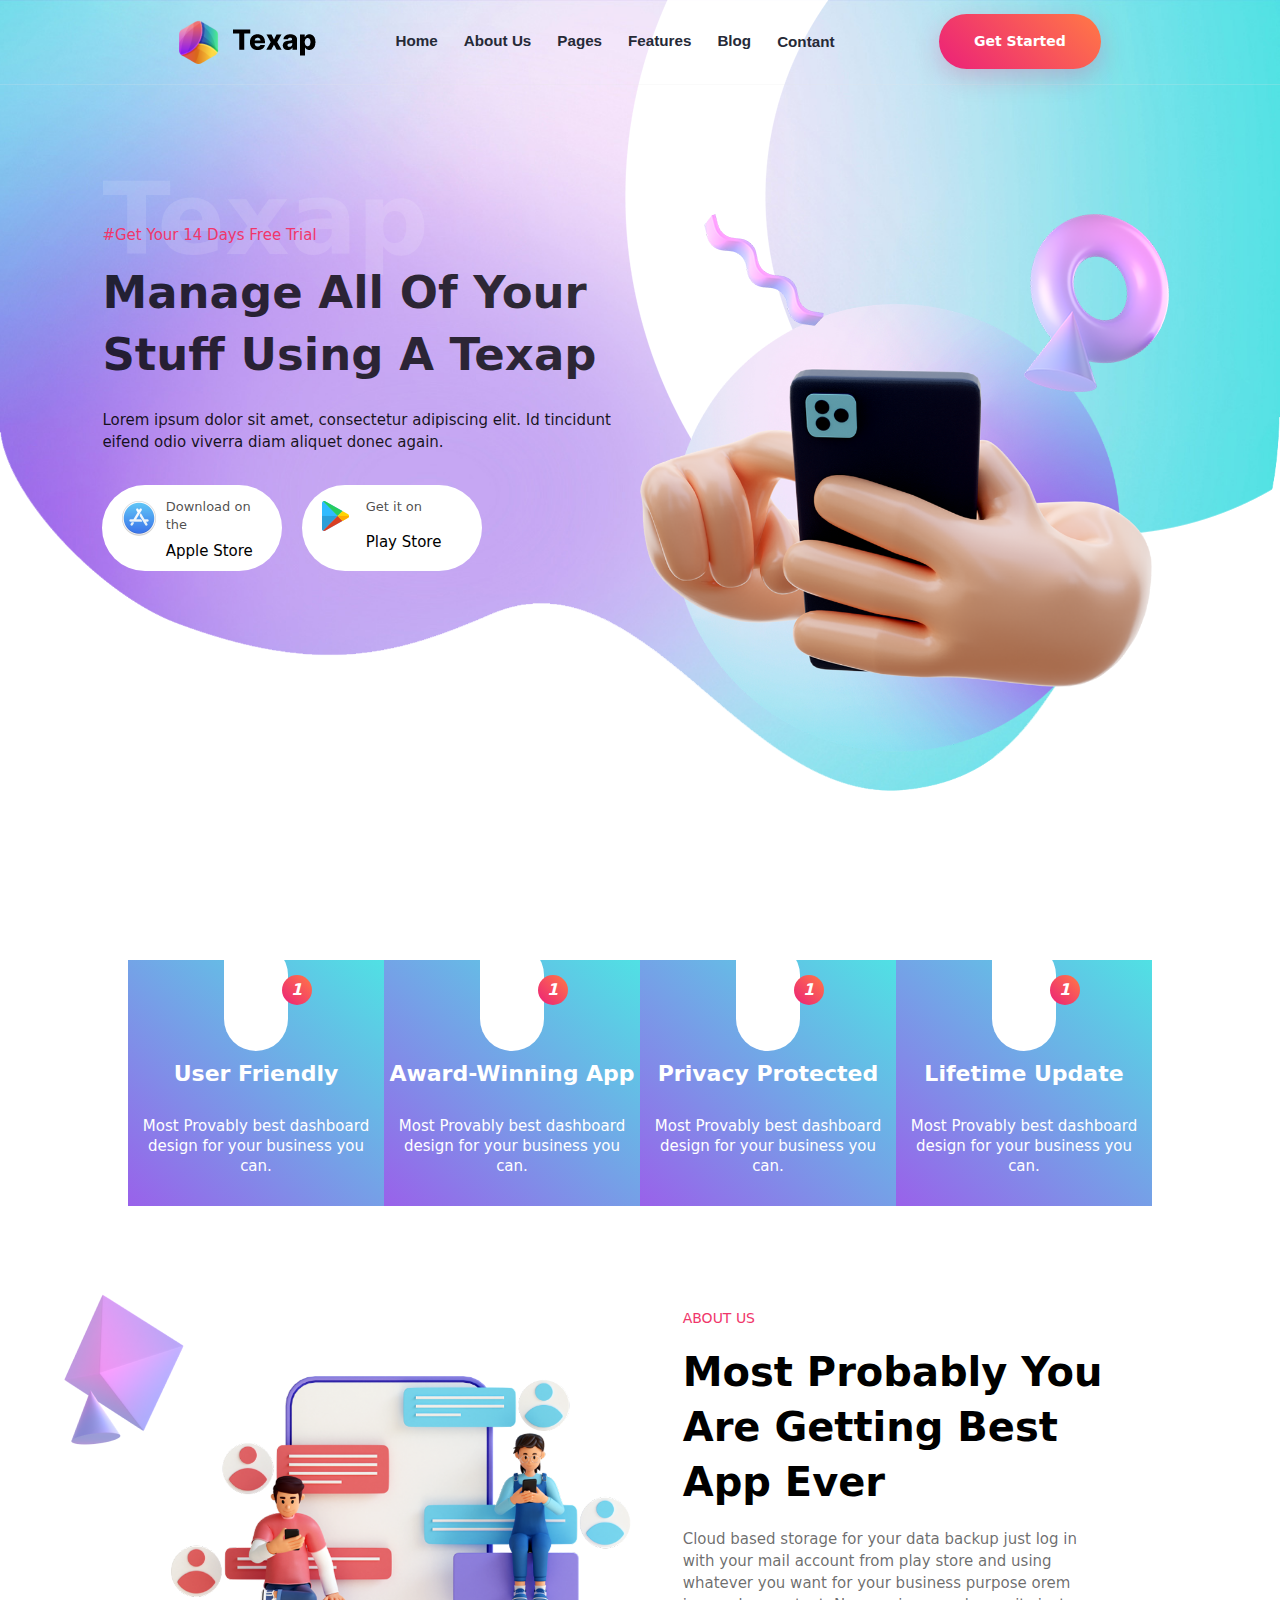
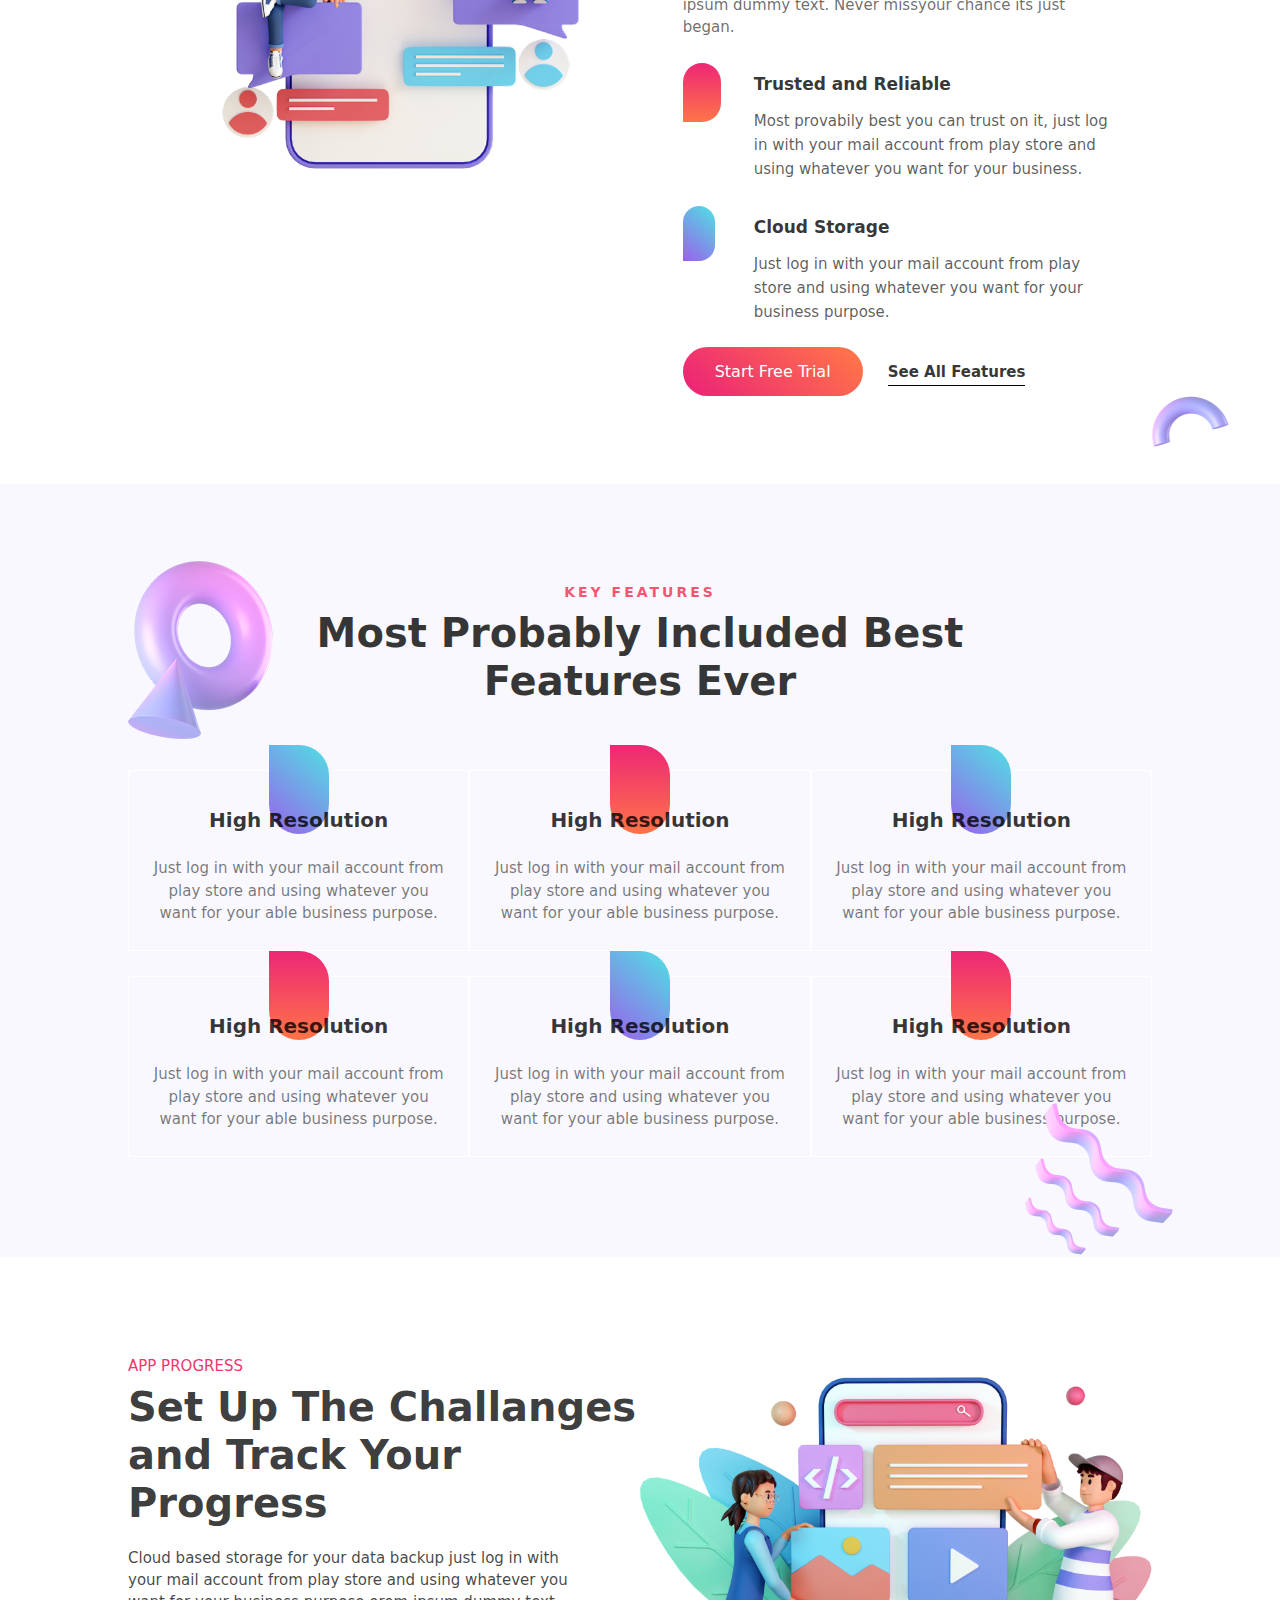
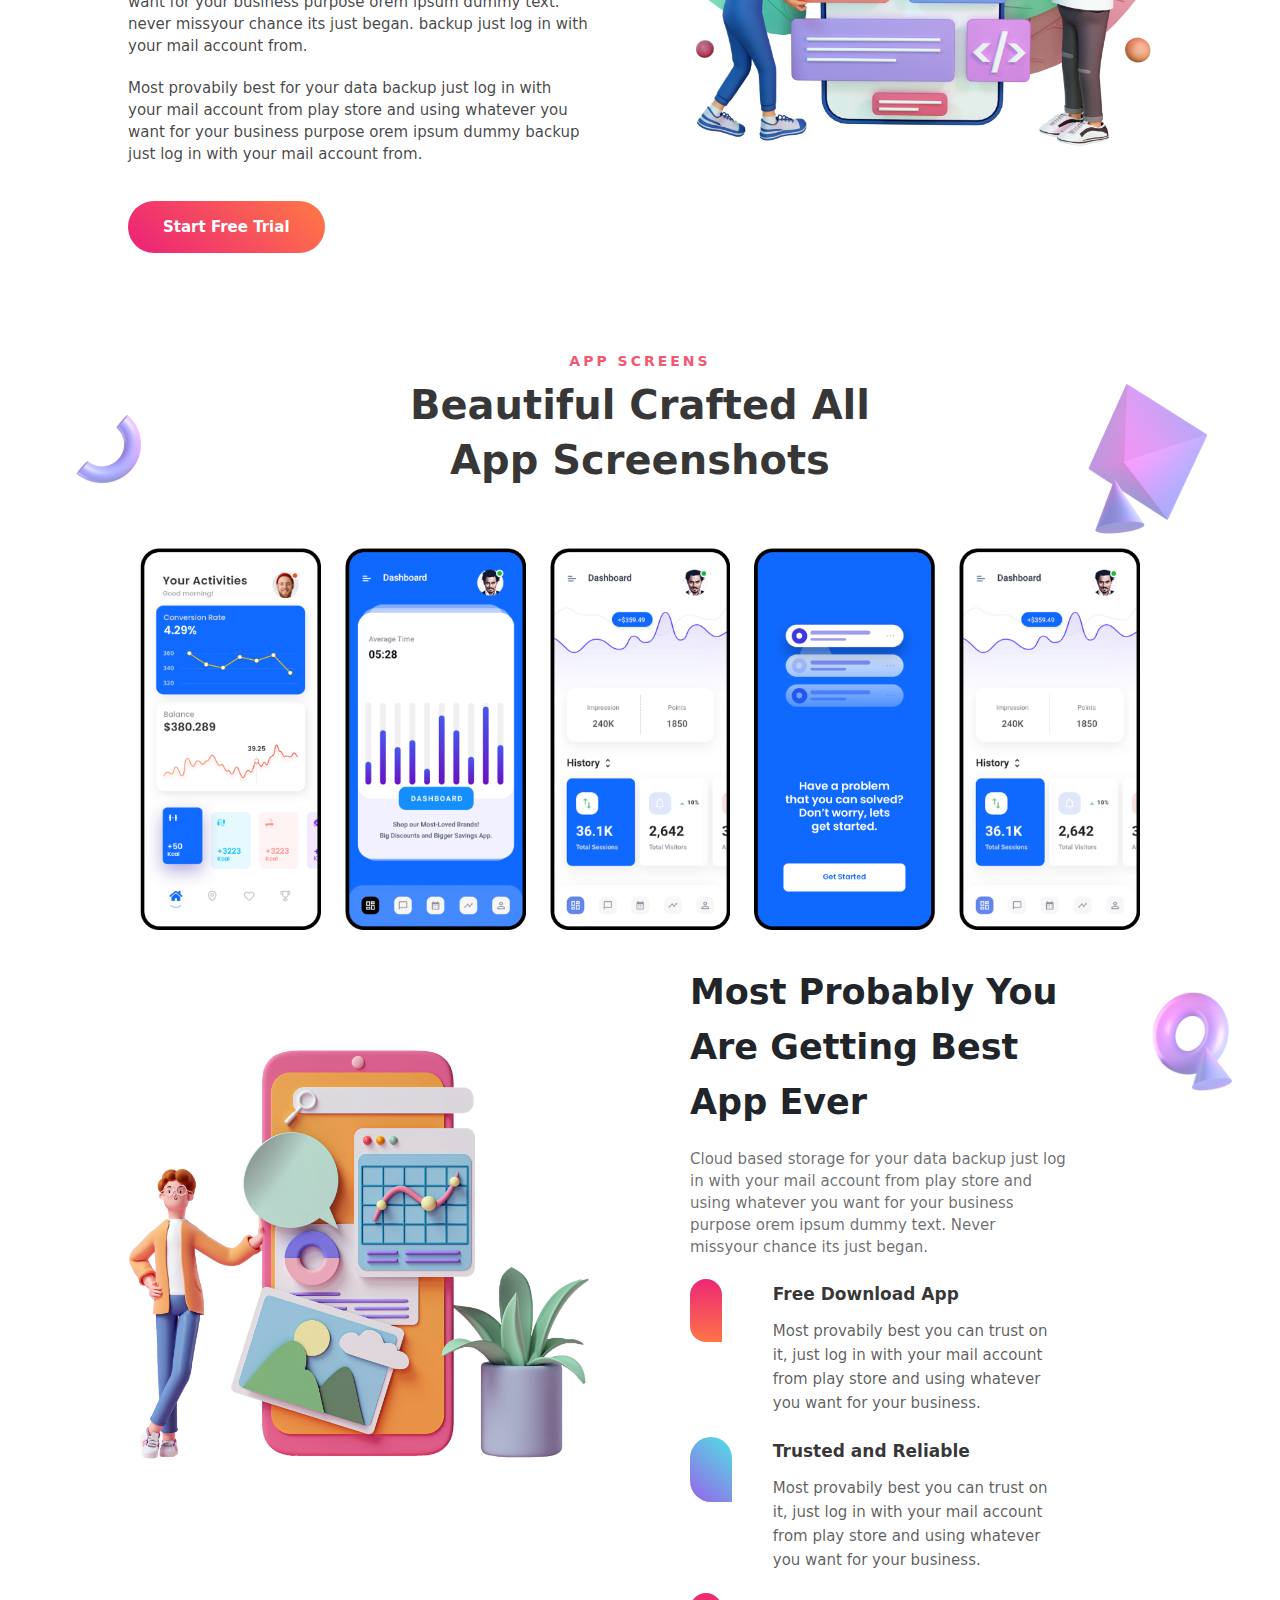
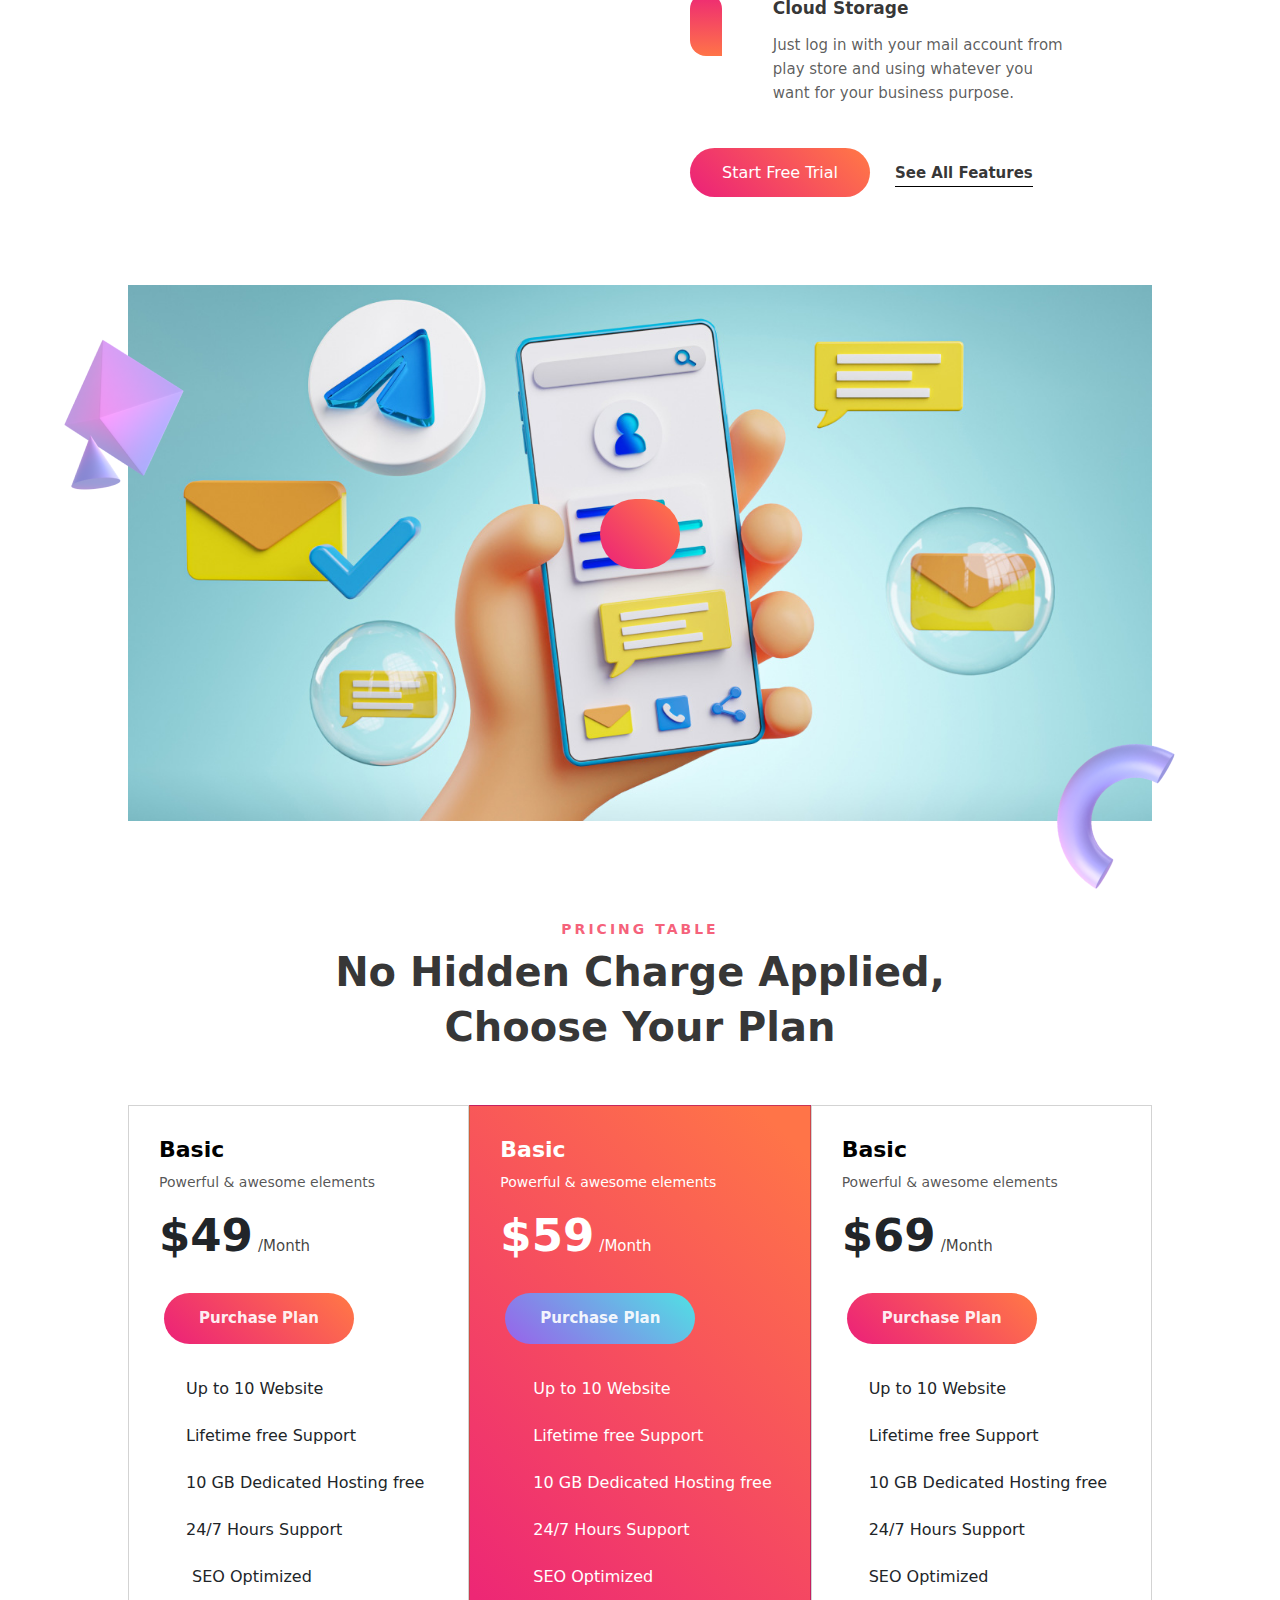
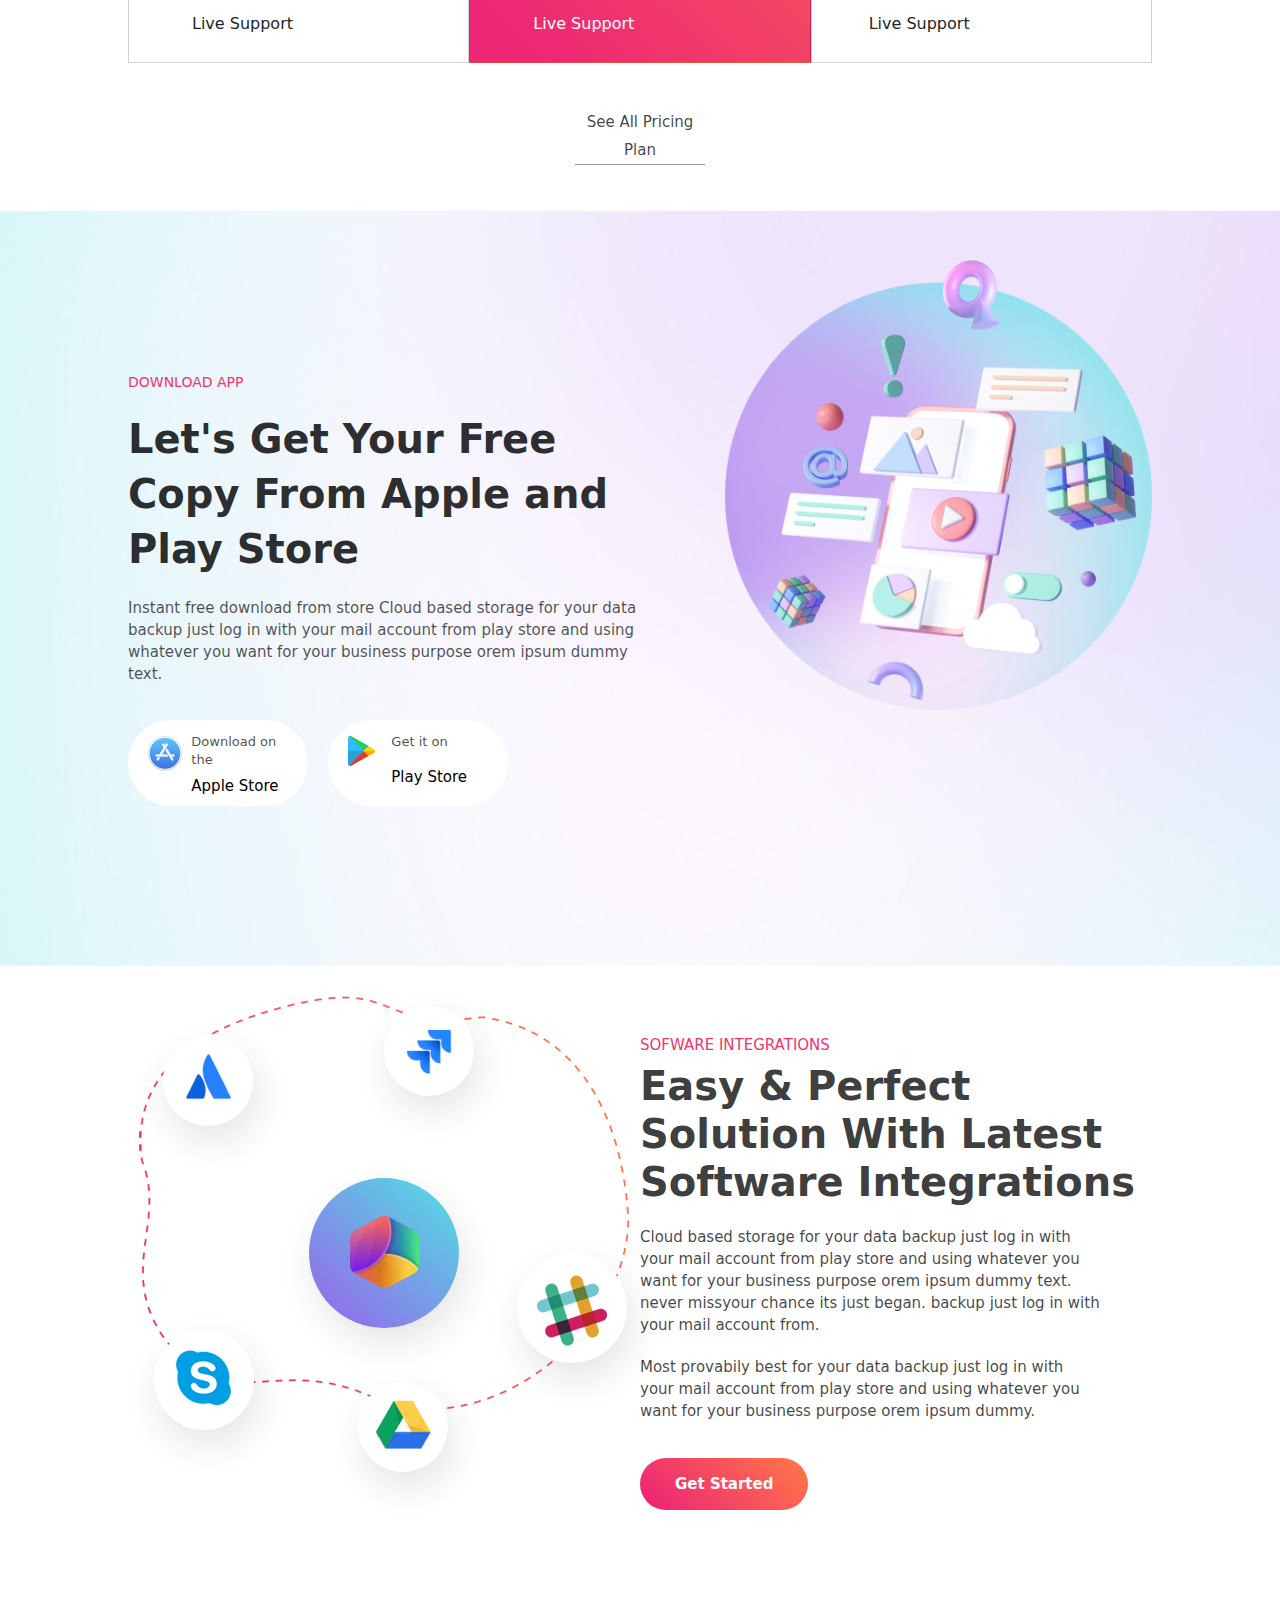
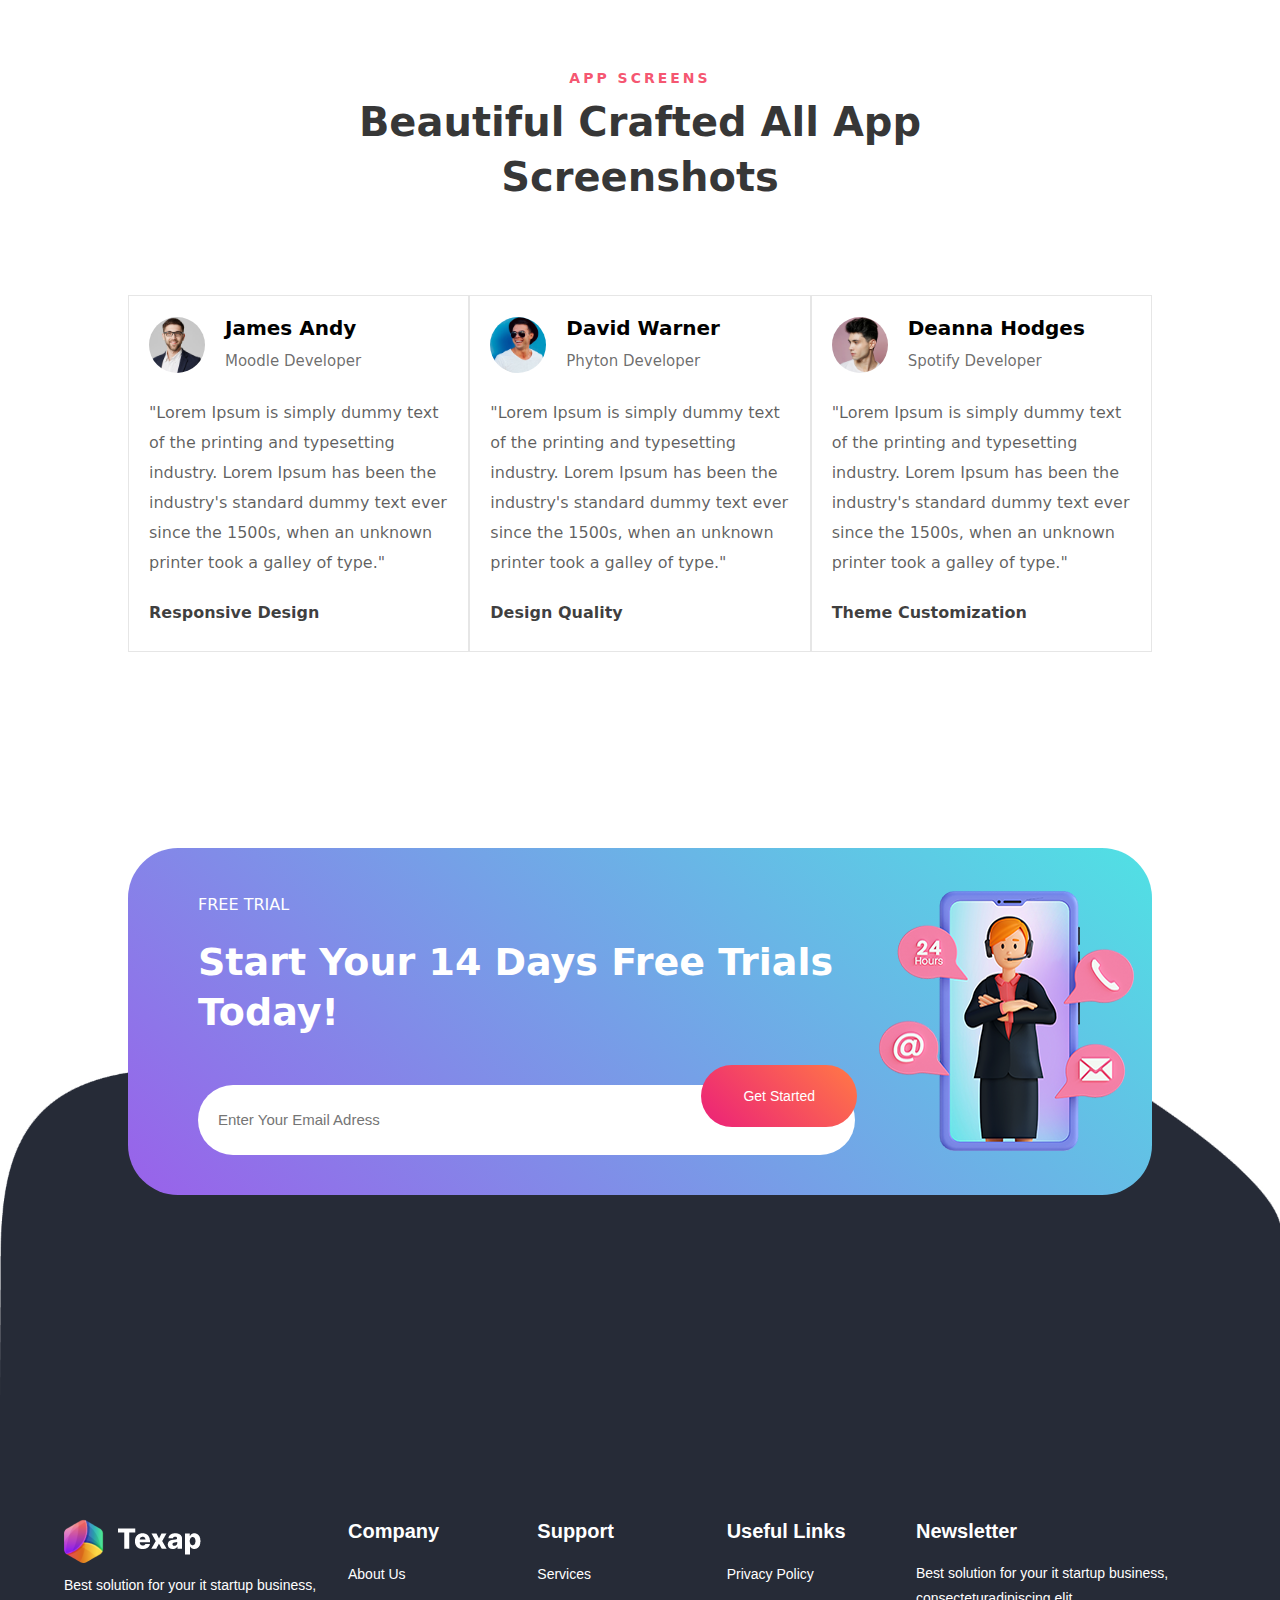
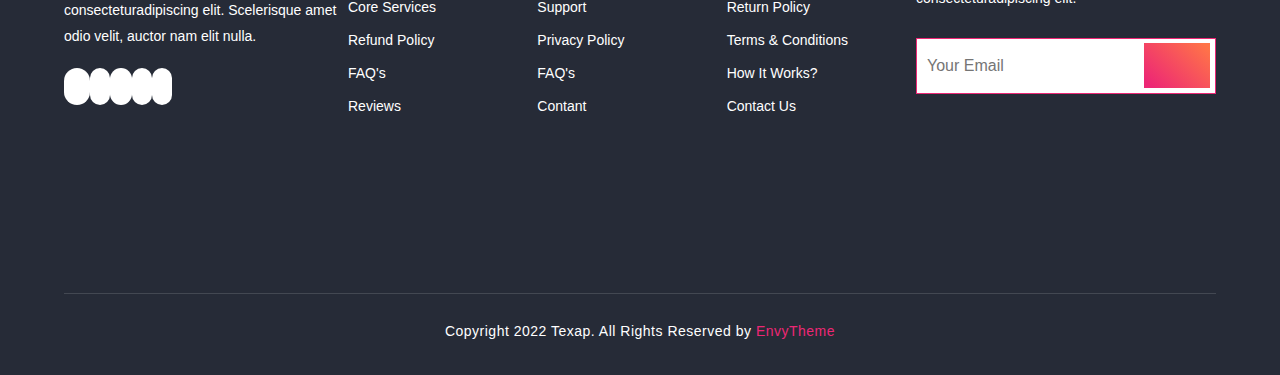
<file: index.html>
<!DOCTYPE html>
<html lang="en">

<head>
    <meta charset="UTF-8">
    <meta http-equiv="X-UA-Compatible" content="IE=edge">
    <meta name="viewport" content="width=device-width, initial-scale=1.0">
    <title>Document</title>
    <link rel="stylesheet" href="/vendors/bootstrap.css">
    <link rel="stylesheet" href="css/style.css">
    <link rel="stylesheet" href="https://cdnjs.cloudflare.com/ajax/libs/font-awesome/6.1.1/css/all.min.css"
        integrity="sha512-KfkfwYDsLkIlwQp6LFnl8zNdLGxu9YAA1QvwINks4PhcElQSvqcyVLLD9aMhXd13uQjoXtEKNosOWaZqXgel0g=="
        crossorigin="anonymous" referrerpolicy="no-referrer" />
</head>

<body>

    <!-- ------------------------------------------------------ -->


    <!-- ---------------------Header Start--------------------- -->

    <header id="header">
        <div class="width-box">
            <div class="nav-bar">
                <div class="d-flex justify-content-between align-items-center m-0 p-0">
                    <div class="logo-box">
                        <a href="index.html"><img src="images/black-logo.png" alt="logo"></a>
                    </div>
                    <div class="menu-box">
                        <ul class="d-flex justify-content-between align-items-center list-unstyled m-0 p-0">
                            <li><a class="a black" href="#">home <i class="fa-solid fa-angle-down"></i></a>
                                <div class="home-menu">
                                    <ul class="list-unstyled m-0 p-0">
                                        <li><a href="index.html">Home Demo - 1</a></li>
                                        <li><a href="index.html">Home Demo - 2</a></li>
                                        <li><a href="index.html">Home Demo - 3</a></li>
                                        <li><a href="index.html">Home Demo - 4</a></li>
                                        <li><a href="index.html">Home Demo - 5</a></li>
                                        <li><a href="index.html">Home Demo - 6</a></li>
                                        <li><a href="index.html">Home Demo - 7</a></li>
                                        <li><a href="index.html">Home Demo - 8</a></li>
                                        <li><a href="index.html">Home Demo - 9</a></li>
                                    </ul>

                                </div>
                            </li>
                            <li><a class="a black" href="#">about us <i class="fa-solid fa-angle-down"></i></a>
                                <div class="about-menu">
                                    <ul class="list-unstyled m-0 p-0">
                                        <li><a href="about-simple.html">about simple</a></li>
                                        <li><a href="about-modern.html">about modern</a></li>
                                    </ul>

                                </div>
                            </li>
                            <li><a class="a black" href="#">pages <i class="fa-solid fa-angle-down"></i></a>
                                <div class="pages-menu">
                                    <div class="container">
                                        <div class=" d-flex justify-content-between about p-0 m-0">
                                            <ul class="pages-1 list-unstyled m-0 p-0">
                                                <li>Pages I</li>
                                                <li><a href="#">Team 1</a></li>
                                                <li><a href="#">Team 2</a></li>
                                                <li><a href="#">How It Works</a></li>
                                                <li><a href="#">Gallery</a></li>
                                                <li><a href="#">Services</a></li>
                                                <li><a href="#">Pricing Plan</a></li>
                                            </ul>
                                            <ul class="pages-2 list-unstyled m-0 p-0">
                                                <li>Pages II</li>
                                                <li><a href="#">Reviews</a></li>
                                                <li><a href="#">Sign In</a></li>
                                                <li><a href="#">Sign Up</a></li>
                                                <li><a href="#">Forget Password</a></li>
                                                <li><a href="#">Privacy Policy</a></li>
                                                <li><a href="#">Terms & Conditions</a></li>
                                            </ul>
                                            <ul class="pages-3 list-unstyled m-0 p-0">
                                                <li>Pages III</li>
                                                <li><a href="#">Screenshots</a></li>
                                                <li><a href="faq.html">FAQ</a></li>
                                                <li><a href="#">Coming Soon</a></li>
                                                <li><a href="#">404 Error Page</a></li>
                                                <li><a href="#">App Download</a></li>
                                                <li><a href="contact.html">Contact Us</a></li>
                                            </ul>
                                            <div class="pages-4">
                                                <img class="img-fluid" src="images/pages-submenu-01.jpeg" alt="">
                                            </div>
                                        </div>
                                    </div>
                                </div>
                            </li>
                            <li><a class="a black" href="#">features <i class="fa-solid fa-angle-down"></i></a>
                                <div class="features-menu">
                                    <ul class="list-unstyled m-0 p-0">
                                        <li><a href="#">features 1</a></li>
                                        <li><a href="#">features 2</a></li>
                                    </ul>

                                </div>
                            </li>
                            <li><a class="a black" href="#">blog <i class="fa-solid fa-angle-down"></i></a>
                                <div class="blog-menu">
                                    <ul class="list-unstyled m-0 p-0">
                                        <li><a href="#">blog grid</a></li>
                                        <li><a href="#">blog right sidebar</a></li>
                                        <li><a href="#">blog left sidebar</a></li>
                                        <li><a href="#">blog details</a></li>
                                    </ul>

                                </div>
                            </li>
                            <li><a class="a black" href="#">contant</a></li>
                        </ul>
                    </div>
                    <div class="button-box d-flex justify-content-between align-items-center m-0 p-0">
                        <a href="#">get started</a>
                        <div class="menu-icon">
                            <div class="line"></div>
                        </div>
                    </div>
                </div>
            </div>
        </div>
    </header>
    <!-- ---------------------Header End----------------------- -->

    <!-- -----------------TEXAP START------------ -->
    <section class="texap-a">
        <div class="banner-shape">
            <img class="img-fluid" src="images/section1-shape1.png" alt="">
        </div>
        <div class="banner-strock">
            <img class="img-fluid" src="images/section1-strock.png" alt="">
        </div>
        <div class="back-text">
            <h1>Texap</h1>
        </div>
        <div class="width-box">
            <div class="row m-0 p-0">
                <div class="col-lg-6 col-sm-12 col-md-12 m-0 p-0">
                    <div class="text-box">
                        <span>#Get Your 14 Days Free Trial</span>

                        <h1>Manage All Of Your Stuff Using A Texap</h1>
                        <p>Lorem ipsum dolor sit amet, consectetur adipiscing elit. Id tincidunt eifend odio viverra
                            diam aliquet donec again.</p>
                        <a href="#"><img class="icon" src="images/apple-store.png" alt="">
                            <p>Download on the</p><span>Apple Store</span>
                        </a>
                        <a href="#"><img class="icon" src="images/play-store.png" alt="">
                            <p class="">Get it on</p><span>Play Store</span>
                        </a>

                    </div>
                    <div class="col-lg-6 col-sm-12 col-md-12m-0 p-0">
                        <div class="image-box">
                            <div class="big-image">
                                <img class="img-fluid" src="images/section1-banner.png" alt="">
                            </div>
                            <div class="anima1">
                                <img class="img-fluid" src="images/section-banner-shape2.png" alt="">
                            </div>
                            <div class="anima2">
                                <img class="img-fluid" src="images/section-banner-shape.png" alt="">
                            </div>
                        </div>
                    </div>
                </div>
            </div>
    </section>

    <!-- ------------------TEXAP END----- ----------->


    <!-- -----------------SUPPORT START------------ -->

    <section class="support-a">
        <div class="width-box">
            <div class="row m-0 p-0">
                <div class="col-lg-3 col-sm-12 col-md-6 m-0 p-0">
                    <div class="mini-box">
                        <i class="fa-solid fa-mobile">
                            <h6>1</h6>
                        </i>
                        <h1>User Friendly</h1>
                        <p>Most Provably best dashboard design for your business you can.</p>
                    </div>
                </div>
                <div class="col-lg-3 col-sm-12 col-md-6 m-0 p-0">
                    <div class="mini-box">
                        <i class="fa-solid fa-award">
                            <h6>1</h6>
                        </i>
                        <h1>Award-Winning App</h1>
                        <p>Most Provably best dashboard design for your business you can.</p>
                    </div>
                </div>
                <div class="col-lg-3 col-sm-12 col-md-6 m-0 p-0">
                    <div class="mini-box">
                        <i class="fa-solid fa-fingerprint">
                            <h6>1</h6>
                        </i>
                        <h1>Privacy Protected</h1>
                        <p>Most Provably best dashboard design for your business you can.</p>
                    </div>
                </div>
                <div class="col-lg-3 col-sm-12 col-md-6 m-0 p-0">
                    <div class="mini-box">
                        <i class="fa-solid fa-gem">
                            <h6>1</h6>
                        </i>
                        <h1>Lifetime Update</h1>
                        <p>Most Provably best dashboard design for your business you can.</p>
                    </div>
                </div>
            </div>
        </div>
    </section>

    <!-- -----------------SUPPORT END------------ -->


    <!-- -----------------ABOUT START------------ -->

    <section class="about-a">
        <div class="about-anima">
            <img src="images/about-shape-1.png" alt="">
        </div>
        <div class="about-anima2">
            <img src="images/about-shape-3.png" alt="">
        </div>
        <div class="width-box">
            <div class="row justify-content-center m-0 p-0">
                <div class="col-lg-6 col-sm-12 col-md-12 m-0 p-0">
                    <div class="about-image">
                        <img class="img-fluid" src="images/about-phptp.png" alt="">
                    </div>
                </div>
                <div class="col-lg-5 col-sm-12 col-md-12 m-0 p-0">
                    <div class="about-text">
                        <span>ABOUT US</span>

                        <h1>Most Probably You Are Getting Best App Ever</h1>
                        <p>Cloud based storage for your data backup just log in with your mail account from play store
                            and using whatever you want for your business purpose orem ipsum dummy text. Never missyour
                            chance its just began.</p>

                    </div>
                    <div class="col-lg-12 m-0 p-0 d-flex ">
                        <div class="col-lg-2">
                            <div class="icon-1">
                                <i class="fa-solid fa-award"></i>
                            </div>
                        </div>
                        <div class="col-lg-10 m-0 p-0">
                            <div class="icons-text">
                                <h1>Trusted and Reliable</h1>
                                <p>Most provabily best you can trust on it, just log in with your mail account from play
                                    store and using whatever you want for your business.</p>
                            </div>
                        </div>
                    </div>
                    <div class="col-lg-12 m-0 p-0 d-flex ">
                        <div class="col-lg-2">
                            <div class="icon-2">
                                <i class="fa-solid fa-cloud-arrow-down"></i>
                            </div>
                        </div>
                        <div class="col-lg-10 m-0 p-0">
                            <div class="icons-text">
                                <h1>Cloud Storage</h1>
                                <p>Just log in with your mail account from play store and using whatever you want for
                                    your business purpose.</p>
                            </div>
                        </div>
                    </div>
                    <div class="buttons">
                        <a class="btn-1" href="#">Start Free Trial</a>
                        <a class="btn-2" href="#">See All Features</a>
                    </div>
                </div>
            </div>
        </div>
    </section>

    <!-- -----------------ABOUT END------------- -->

    <!-- -----------------FEATURES START------------- -->

    <section class="features-a">
<div class="anima-1">
    <img src="images/section-banner-shape.png" alt="">
</div>
<div class="anima-2">
    <img src="images/shape-2.png" alt="">
</div>
        <div class="width-box">
            <div class="top-text">
                <h1>KEY FEATURES</h1>
                <h2>Most Probably Included Best Features Ever</h2>
            </div>
            <div class="row m-0 p-0">
                <div class="col-lg-4 col-sm-12 col-md-6 m-0 p-0">
                    <div class="mini-box">
                        <i class="fa-solid fa-eye"></i>
                        <h1>High Resolution</h1>
                        <p>Just log in with your mail account from play store and using whatever you want for your able
                            business purpose.</p>
                    </div>
                </div>
                <div class="col-lg-4 col-sm-12 col-md-6 m-0 p-0">
                    <div class="mini-box-2">
                        <i class="fa-solid fa-layer-group"></i>
                        <h1>High Resolution</h1>
                        <p>Just log in with your mail account from play store and using whatever you want for your able
                            business purpose.</p>
                    </div>
                </div>
                <div class="col-lg-4 col-sm-12 col-md-6 m-0 p-0">
                    <div class="mini-box">
                        <i class="fa-solid fa-leaf"></i>
                        <h1>High Resolution</h1>
                        <p>Just log in with your mail account from play store and using whatever you want for your able
                            business purpose.</p>
                    </div>
                </div>
                <div class="col-lg-4 col-sm-12 col-md-6 m-0 p-0">
                    <div class="mini-box-2">
                        <i class="fa-solid fa-shield"></i>
                        <h1>High Resolution</h1>
                        <p>Just log in with your mail account from play store and using whatever you want for your able
                            business purpose.</p>
                    </div>
                </div>
                <div class="col-lg-4 col-sm-12 col-md-6 m-0 p-0">
                    <div class="mini-box">
                        <i class="fa-solid fa-cloud"></i>
                        <h1>High Resolution</h1>
                        <p>Just log in with your mail account from play store and using whatever you want for your able
                            business purpose.</p>
                    </div>
                </div>
                <div class="col-lg-4 col-sm-12 col-md-6 m-0 p-0">
                    <div class="mini-box-2">
                        <i class="fa-solid fa-chart-pie"></i>
                        <h1>High Resolution</h1>
                        <p>Just log in with your mail account from play store and using whatever you want for your able
                            business purpose.</p>
                    </div>
                </div>
            </div>
        </div>
    </section>

    <!-- -----------------FEATURES END------------- -->


    <!-- -------------------PROGRESS START------------- -->

    <section class="progress-a">
        <div class="width-box">
            <div class="row m-0 p-0">
                <div class="col-lg-6 col-sm-12 col-md-12 m-0 p-0">
                    <div class="pr-text">
                        <h1>APP PROGRESS</h1>
                        <h2>Set Up The Challanges and Track Your Progress</h2>
                        <p>Cloud based storage for your data backup just log in with your mail account from play store
                            and using whatever you want for your business purpose orem ipsum dummy text. never missyour
                            chance its just began. backup just log in with your mail account from.</p>
                        <p>Most provabily best for your data backup just log in with your mail account from play
                            store and using whatever you want for your business purpose orem ipsum dummy backup just log
                            in with your mail account from.</p>
                        <a href="#">Start Free Trial</a>
                    </div>
                </div>
                <div class="col-lg-6 col-sm-12 col-md-12 m-0 p-0">
                    <div class="pr-image">
                        <img class="img-fluid" src="images/progress.png" alt="">
                    </div>
                </div>
            </div>
        </div>
    </section>

    <!-- -----------------PROGRESS END---------------- -->


    <!-- -------------------SCREENS START------------- -->

    <section class="screens-a">
        <div class="anima-1">
            <img src="images/shape-1.png" alt="">
        </div>
        <div class="anima-2">
            <img src="images/about-shape-1.png" alt="">
        </div>
        <div class="bg-white">
            <div class="width-box">
                <div class="top-text">
                    <h1>APP SCREENS</h1>
                    <h2>Beautiful Crafted All App Screenshots</h2>
                </div>
                <div class="d-flex justify-content-between">
                    <div class="ss-image">
                        <img class="img-fluid" src="images/screenshots1.png" alt="">
                    </div>
                    <div class="ss-image">
                        <img class="img-fluid" src="images/screenshots2.png" alt="">
                    </div>
                    <div class="ss-image">
                        <img class="img-fluid" src="images/screenshots5.png" alt="">
                    </div>
                    <div class="ss-image">
                        <img class="img-fluid" src="images/screenshots4.png" alt="">
                    </div>
                    <div class="ss-image">
                        <img class="img-fluid" src="images/screenshots5.png" alt="">
                    </div>
                </div>
            </div>
        </div>
        </div>

    </section>

    <!-- -------------------SCREENS END------------- -->

    <!-- -------------------BEST APP START------------- -->

    <section class="bestapp-a">
        <div class="app-anima">
            <img class="img-fluid" src="images/shape-app.png" alt="">
        </div>
        <div class="width-box">
            <div class="row justify-content-start m-0 p-0">
                <div class="col-lg-6 col-sm-12 col-md-12 m-0 p-0">
                    <div class="app-image">
                        <img class="img-fluid" src="images/app-ever.png" alt="">
                    </div>
                </div>
                <div class="col-lg-5 col-sm-12 col-md-12 m-0 p-0">
                    <div class="right-box">
                        <div class="app-text">
                            <h1>Most Probably You Are Getting Best App Ever
                            </h1>
                            <p>Cloud based storage for your data backup just log in with your mail account from play
                                store
                                and using whatever you want for your business purpose orem ipsum dummy text. Never
                                missyour
                                chance its just began.</p>

                        </div>
                        <div class="col-lg-12 m-0 p-0 d-flex ">
                            <div class="col-lg-2">
                                <div class="icon-1">
                                    <i class="fa-solid fa-cloud-arrow-down"></i>
                                </div>
                            </div>
                            <div class="col-lg-10 m-0 p-0">
                                <div class="icons-text">
                                    <h1>Free Download App</h1>
                                    <p>Most provabily best you can trust on it, just log in with your mail account from
                                        play
                                        store and using whatever you want for your business.</p>
                                </div>
                            </div>
                        </div>
                        <div class="col-lg-12 m-0 p-0 d-flex ">
                            <div class="col-lg-2">
                                <div class="icon-2">
                                    <i class="fa-solid fa-award"></i>
                                </div>
                            </div>
                            <div class="col-lg-10 m-0 p-0">
                                <div class="icons-text">
                                    <h1>Trusted and Reliable</h1>
                                    <p>Most provabily best you can trust on it, just log in with your mail account from
                                        play store and using whatever you want for your business.</p>
                                </div>
                            </div>
                        </div>
                        <div class="col-lg-12 m-0 p-0 d-flex ">
                            <div class="col-lg-2">
                                <div class="icon-1">
                                    <i class="fa-solid fa-cloud"></i>
                                </div>
                            </div>
                            <div class="col-lg-10 m-0 p-0">
                                <div class="icons-text">
                                    <h1>Cloud Storage</h1>
                                    <p>Just log in with your mail account from play store and using whatever you want
                                        for
                                        your business purpose.</p>
                                </div>
                            </div>
                        </div>
                        <div class="buttons">
                            <a class="btn-1" href="#">Start Free Trial</a>
                            <a class="btn-2" href="#">See All Features</a>
                        </div>
                    </div>
                </div>
            </div>
        </div>
        </div>
    </section>

    <!-- -------------------BEST APP END------------- -->

    <!-- -------------------VIDEO START------------- -->

    <section class="video-a">
        <div class="anima-1">
            <img src="images/about-shape-1.png" alt="">
        </div>
        <div class="anima-2">
            <img src="images/shape-3.png" alt="">
        </div>
        <div class="width-box">
            <div class="vd-image">
                <div class="vd-overlay"></div>
                <img class="img-fluid" src="images/video.jpg" alt="">
                <div class="vd-icon">
                    <i class="fa-solid fa-play"></i>
                </div>
            </div>


        </div>
    </section>

    <!-- -------------------VIDEO END------------- -->

    <!-- -------------------PRICING START------------- -->

    <section class="pricing-a">
        <div class="width-box">
            <div class="top-text">
                <h1>PRICING TABLE</h1>
                <h2>No Hidden Charge Applied, Choose Your Plan</h2>
            </div>
            <div class="row justify-content-center m-0 p-0">
                <div class="col-lg-4 col-sm-12 col-md-12 m-0 p-0">
                    <div class="pr-plan">
                        <div class="pr-top">
                            <h2>Basic</h2>
                            <p>Powerful & awesome elements</p>
                        </div>
                        <div class="price">
                            <h1>$49</h1>
                            <span>/Month</span>
                        </div>
                        <div class="price-btn">
                            <a href="#">Purchase Plan</a>
                        </div>
                        <div class="pr-list">
                            <ul>
                                <li><i class="fa-solid fa-check"></i>Up to 10 Website</li>
                                <li><i class="fa-solid fa-check"></i>Lifetime free Support</li>
                                <li><i class="fa-solid fa-check"></i>10 GB Dedicated Hosting free</li>
                                <li><i class="fa-solid fa-check"></i>24/7 Hours Support</li>
                                <li><i class="fa-solid fa-xmark"></i>SEO Optimized</li>
                                <li><i class="fa-solid fa-xmark"></i>Live Support</li>
                            </ul>
                        </div>
                    </div>
                </div>
                <div class="col-lg-4 col-sm-12 col-md-12 m-0 p-0">
                    <div class="pr-plan-2">
                        <div class="pr-top">
                            <h2>Basic</h2>
                            <p>Powerful & awesome elements</p>
                        </div>
                        <div class="price">
                            <h1>$59</h1>
                            <span>/Month</span>
                        </div>
                        <div class="price-btn">
                            <a href="#">Purchase Plan</a>
                        </div>
                        <div class="pr-list">
                            <ul>
                                <li><i class="fa-solid fa-check"></i>Up to 10 Website</li>
                                <li><i class="fa-solid fa-check"></i>Lifetime free Support</li>
                                <li><i class="fa-solid fa-check"></i>10 GB Dedicated Hosting free</li>
                                <li><i class="fa-solid fa-check"></i>24/7 Hours Support</li>
                                <li><i class="fa-solid fa-check"></i>SEO Optimized</li>
                                <li><i class="fa-solid fa-xmark"></i>Live Support</li>
                            </ul>
                        </div>
                    </div>
                </div>
                <div class="col-lg-4 col-sm-12 col-md-12 m-0 p-0">
                    <div class="pr-plan-3">
                        <div class="pr-top">
                            <h2>Basic</h2>
                            <p>Powerful & awesome elements</p>
                        </div>
                        <div class="price">
                            <h1>$69</h1>
                            <span>/Month</span>
                        </div>
                        <div class="price-btn">
                            <a href="#">Purchase Plan</a>
                        </div>
                        <div class="pr-list">
                            <ul>
                                <li><i class="fa-solid fa-check"></i>Up to 10 Website</li>
                                <li><i class="fa-solid fa-check"></i>Lifetime free Support</li>
                                <li><i class="fa-solid fa-check"></i>10 GB Dedicated Hosting free</li>
                                <li><i class="fa-solid fa-check"></i>24/7 Hours Support</li>
                                <li><i class="fa-solid fa-check"></i>SEO Optimized</li>
                                <li><i class="fa-solid fa-check"></i>Live Support</li>
                            </ul>
                        </div>
                    </div>
                </div>
            </div>
            <div class="bottom-text">
                <a href="#">
                    <h4>See All Pricing Plan</h4>
                </a>
            </div>

        </div>
    </section>

    <!-- -------------------PRICING END------------- -->

    <!-- -------------------DOWNLOAD START------------- -->

    <section class="download-a">
        <div class="width-box">
            <div class="row justify-content-between m-0 p-0">
                <div class="col-lg-7 col-sm-12 col-md-12 m-0 p-0">
                    <div class="down-text">
                        <span>DOWNLOAD APP</span>

                        <h1>Let's Get Your Free Copy From Apple and Play Store</h1>
                        <p>Instant free download from store Cloud based storage for your data backup just log in with
                            your mail account from play store and using whatever you want for your business purpose orem
                            ipsum dummy text.</p>

                            <div class="btn-down">
                                <a href="#"><img class="icon" src="images/apple-store.png" alt="">
                                    <p>Download on the</p><span>Apple Store</span>
                                </a>
                                <a href="#"><img class="icon" src="images/play-store.png" alt="">
                                    <p class="">Get it on</p><span>Play Store</span>
                                </a>
                            </div>
                    </div>
                </div>

                <div class="col-lg-5 col-sm-12 col-md-12 m-0 p-0">
                    <div class="down-image">
                        <img class="img-fluid" src="images/download.png" alt="">
                    </div>
                </div>
            </div>
        </div>
    </section>

    <!-- -------------------DOWNLOAD END------------- -->

    <!-- -------------------SOFTWARE START------------- -->

    <section class="software-a">
        <div class="width-box">
            <div class="row m-0 p-0">
                <div class="col-lg-6 col-sm-12 col-md-12 m-0 p-0">
                    <div class="soft-image">
                        <img class="img-fluid" src="images/software-border.png" alt="">
                        <ul class="list-unstyled">
                            <li>
                                <img src="images/software-1.png" alt="">
                            </li>
                            <li>
                                <img src="images/atlassian.png" alt="">
                            </li>
                            <li>
                                <img src="images/jira.png" alt="">
                            </li>
                            <li>
                                <img src="images/skype.png" alt="">
                            </li>
                            <li>
                                <img src="images/slack.png" alt="">
                            </li>
                            <li>
                                <img src="images/gdrive.png" alt="">
                            </li>
                        </ul>
                    </div>
                </div>
                <div class="col-lg-6 col-sm-12 col-md-12 m-0 p-0">
                    <div class="soft-text">
                        <h4>SOFWARE INTEGRATIONS</h4>
                        <h1>Easy & Perfect Solution With Latest Software Integrations</h1>
                        <p>Cloud based storage for your data backup just log in with your mail account from play store
                            and using whatever you want for your business purpose orem ipsum dummy text. never missyour
                            chance its just began. backup just log in with your mail account from.</p>
                        <p>Most provabily best for your data backup just log in with your mail account from play store
                            and using whatever you want for your business purpose orem ipsum dummy.</p>
                        <a href="#">Get Started</a>
                    </div>
                </div>
            </div>
        </div>
    </section>

    <!-- -------------------SOFTWARE END------------- -->

    <!-- -------------------REVIEWS START------------- -->

    <section class="reviews-a">
        <div class="width-box">
            <div class="top-text">
                <h1>APP SCREENS</h1>
                <h2>Beautiful Crafted All App Screenshots</h2>
            </div>
            <div class="row m-0 p-0">
                <div class="col-lg-4 col-sm-12 col-md-12 m-0 p-0">
                    <div class="client-box">
                        <div class="client-info d-flex justify-content-start align-items-center">
                            <div class="user-img">
                                <img class="img-fluid" src="images/user1.jpg" alt="">
                            </div>
                            <div class="user-text">
                                <h3>James Andy</h3>
                                <span>Moodle Developer</span>
                            </div>
                        </div>
                        <p>"Lorem Ipsum is simply dummy text of the printing and typesetting industry. Lorem Ipsum has
                            been the industry's standard dummy text ever since the 1500s, when an unknown printer took a
                            galley of type."</p>
                        <div class="client-rating d-flex justify-content-between align-items-center">
                            <h5>Responsive Design</h5>
                            <ul class="d-flex list-unstyled">
                                <li><i class="fa-solid fa-star"></i></li>
                                <li><i class="fa-solid fa-star"></i></li>
                                <li><i class="fa-solid fa-star"></i></li>
                                <li><i class="fa-solid fa-star"></i></li>
                            </ul>
                        </div>
                    </div>
                </div>
                <div class="col-lg-4 col-sm-12 col-md-12 m-0 p-0">
                    <div class="client-box">
                        <div class="client-info d-flex justify-content-start align-items-center">
                            <div class="user-img">
                                <img class="img-fluid" src="images/user2.jpg" alt="">
                            </div>
                            <div class="user-text">
                                <h3>David Warner</h3>
                                <span>Phyton Developer</span>
                            </div>
                        </div>
                        <p>"Lorem Ipsum is simply dummy text of the printing and typesetting industry. Lorem Ipsum has
                            been the industry's standard dummy text ever since the 1500s, when an unknown printer took a
                            galley of type."</p>
                        <div class="client-rating d-flex justify-content-between align-items-center">
                            <h5>Design Quality</h5>
                            <ul class="d-flex list-unstyled">
                                <li><i class="fa-solid fa-star"></i></li>
                                <li><i class="fa-solid fa-star"></i></li>
                                <li><i class="fa-solid fa-star"></i></li>
                                <li><i class="fa-solid fa-star"></i></li>
                                <li><i class="fa-solid fa-star-half"></i></li>
                            </ul>
                        </div>
                    </div>
                </div>
                <div class="col-lg-4 col-sm-12 col-md-12 m-0 p-0">
                    <div class="client-box">
                        <div class="client-info d-flex justify-content-start align-items-center">
                            <div class="user-img">
                                <img class="img-fluid" src="images/user3.jpg" alt="">
                            </div>
                            <div class="user-text">
                                <h3>Deanna Hodges</h3>
                                <span>Spotify Developer</span>
                            </div>
                        </div>
                        <p>"Lorem Ipsum is simply dummy text of the printing and typesetting industry. Lorem Ipsum has
                            been the industry's standard dummy text ever since the 1500s, when an unknown printer took a
                            galley of type."</p>
                        <div class="client-rating d-flex justify-content-between align-items-center">
                            <h5>Theme Customization</h5>
                            <ul class="d-flex list-unstyled">
                                <li><i class="fa-solid fa-star"></i></li>
                                <li><i class="fa-solid fa-star"></i></li>
                                <li><i class="fa-solid fa-star"></i></li>
                                <li><i class="fa-solid fa-star"></i></li>
                                <li><i class="fa-solid fa-star"></i></li>
                            </ul>
                        </div>
                    </div>
                </div>
            </div>
        </div>
    </section>

    <!-- -------------------REVIEWS END------------- -->

    <!-- ----------------------Footer Start-------------------- -->

    <footer id="footer-1">
        <div class="container">
            <div class="footer-top d-grid m-0 p-0">
                <div class="menu-1">
                    <div class="logo-side">
                        <a href="index.html"><img src="images/logo.png" alt="footer logo"></a>
                        <p>Best solution for your it startup business, consecteturadipiscing elit. Scelerisque amet odio
                            velit, auctor nam elit nulla.</p>
                        <i class="fa-brands fa-facebook-f"></i>
                        <i class="fa-brands fa-twitter"></i>
                        <i class="fa-brands fa-linkedin-in"></i>
                        <i class="fa-brands fa-facebook-messenger"></i>
                        <i class="fa-brands fa-github"></i>
                    </div>
                </div>
                <div class="menu-2">
                    <ul class="list-unstyled m-0 p-0">
                        <li>company</li>
                        <li><a href="#">about us</a></li>
                        <li><a href="#">core services</a></li>
                        <li><a href="#">refund policy</a></li>
                        <li><a href="faq.html">FAQ's</a></li>
                        <li><a href="#">reviews</a></li>
                    </ul>
                </div>
                <div class="menu-3">
                    <ul class="list-unstyled m-0 p-0">
                        <li>support</li>
                        <li><a href="#">services</a></li>
                        <li><a href="#">support</a></li>
                        <li><a href="#">privacy policy</a></li>
                        <li><a href="faq.html">FAQ's</a></li>
                        <li><a href="#">contant</a></li>
                    </ul>
                </div>
                <div class="menu-4">
                    <ul class="list-unstyled m-0 p-0">
                        <li>useful links</li>
                        <li><a href="#">privacy policy</a></li>
                        <li><a href="#">return policy</a></li>
                        <li><a href="#">terms & conditions</a></li>
                        <li><a href="#">how it works?</a></li>
                        <li><a href="contact.html">contact us</a></li>
                    </ul>
                </div>
                <div class="menu-5">
                    <h3>Newsletter</h3>
                    <p>Best solution for your it startup business, consecteturadipiscing elit.</p>
                    <div class="inp-box">
                        <div class="d-flex justify-content-between align-items-center m-0 p-0">
                            <input type="email" name="email" id="email" placeholder="Your Email">
                            <a href=""><i class="fa-solid fa-paper-plane"></i></a>
                        </div>
                    </div>
                </div>

            </div>
            <div class="footer-bottom">
                <p>Copyright 2022 Texap. All Rights Reserved by <a href="index.html">EnvyTheme</a></p>
            </div>
        </div>
        <div class="footer-background">
            <img class="img-fluid" src="/images/footer-shape.png" alt="">
        </div>
        <div class="free-trials">
            <div class="form-box">
                <div class="row justify-content-between align-items-center">
                    <div class="col-lg-9">
                        <div class="form-text">
                            <h3>FREE TRIAL</h3>
                            <h1>Start Your 14 Days Free Trials Today!</h1>
                            <input type="text" placeholder="Enter Your Email Adress">
                            <a href="#">Get Started</a>
                        </div>
                    </div>
                    <div class="col-lg-3">
                        <div class="form-image">
                            <img src="images/free-trial.png" alt="">
                        </div>
                    </div>
                </div>
            </div>
        </div>

    </footer>

    <!-- ---------------------Footer End----------------------- -->




    <!-- JavaScript Bundle with Popper -->
    <script src="https://cdn.jsdelivr.net/npm/bootstrap@5.2.0-beta1/dist/js/bootstrap.bundle.min.js"
        integrity="sha384-pprn3073KE6tl6bjs2QrFaJGz5/SUsLqktiwsUTF55Jfv3qYSDhgCecCxMW52nD2"
        crossorigin="anonymous"></script>
</body>

</html>
</file>
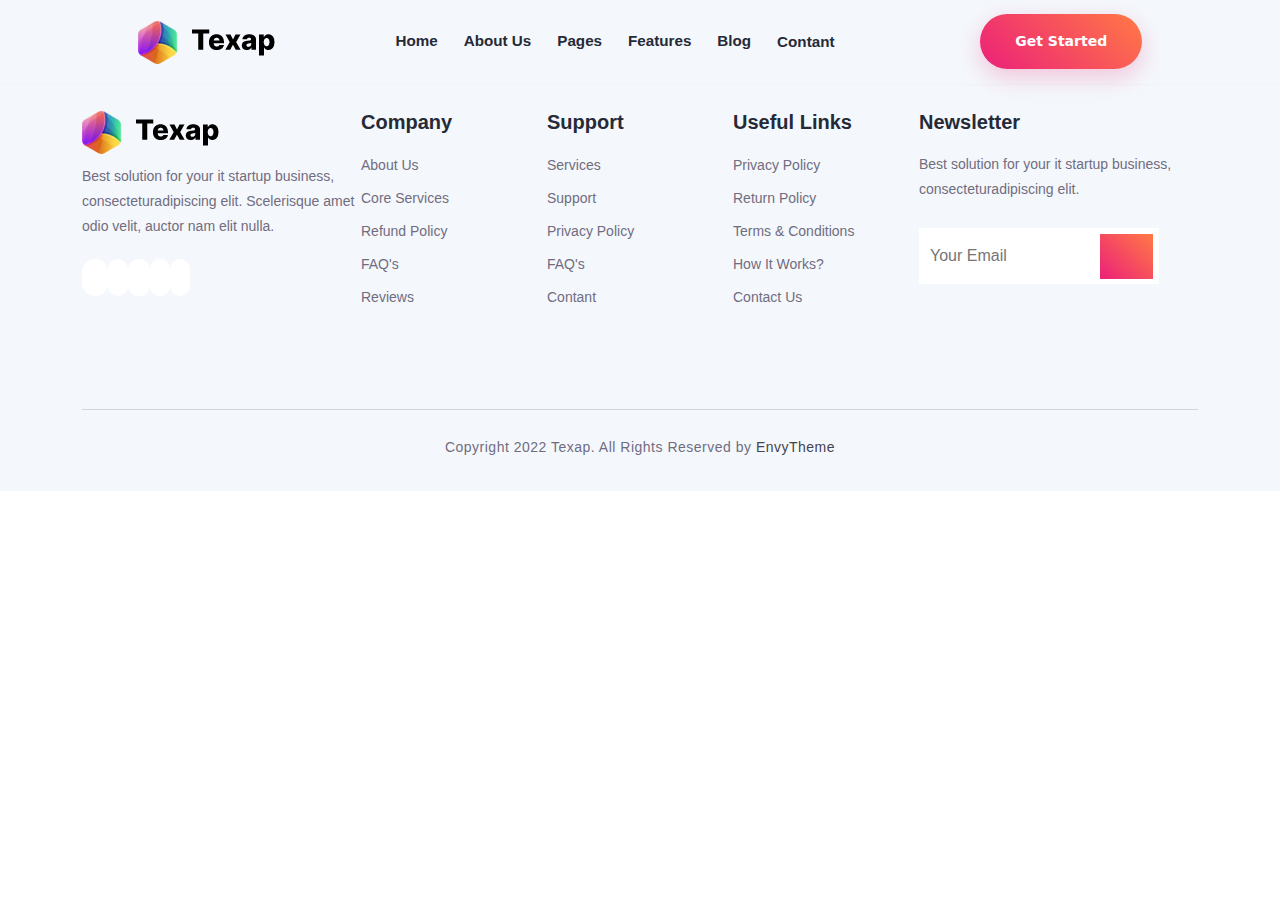
<file: about-modern.html>
<!DOCTYPE html>
<html lang="en">

<head>
    <meta charset="UTF-8">
    <meta http-equiv="X-UA-Compatible" content="IE=edge">
    <meta name="viewport" content="width=device-width, initial-scale=1.0">
    <title>Document</title>
    <link rel="stylesheet" href="/vendors/bootstrap.css">
    <link rel="stylesheet" href="css/style.css">
    <link rel="stylesheet" href="https://cdnjs.cloudflare.com/ajax/libs/font-awesome/6.1.1/css/all.min.css"
        integrity="sha512-KfkfwYDsLkIlwQp6LFnl8zNdLGxu9YAA1QvwINks4PhcElQSvqcyVLLD9aMhXd13uQjoXtEKNosOWaZqXgel0g=="
        crossorigin="anonymous" referrerpolicy="no-referrer" />
</head>

<body>

    <!-- ------------------------------------------------------ -->

    <!-- ---------------------Header Start--------------------- -->

    <header id="header">
        <div class="container container-fluid container-xxl container-xl container-lg container-md container-sm">
            <div class="nav-bar">
                <div class="d-flex justify-content-between align-items-center m-0 p-0">
                    <div class="logo-box">
                        <a href="index.html"><img src="images/black-logo.png" alt="logo"></a>
                    </div>
                    <div class="menu-box">
                        <ul class="d-flex justify-content-between align-items-center list-unstyled m-0 p-0">
                            <li><a class="black a" href="#">home <i class="fa-solid fa-angle-down"></i></a>
                                <div class="home-menu">
                                    <ul class="list-unstyled m-0 p-0">
                                        <li><a href="index.html">Home Demo - 1</a></li>
                                        <li><a href="index.html">Home Demo - 2</a></li>
                                        <li><a href="index.html">Home Demo - 3</a></li>
                                        <li><a href="index.html">Home Demo - 4</a></li>
                                        <li><a href="index.html">Home Demo - 5</a></li>
                                        <li><a href="index.html">Home Demo - 6</a></li>
                                        <li><a href="index.html">Home Demo - 7</a></li>
                                        <li><a href="index.html">Home Demo - 8</a></li>
                                        <li><a href="index.html">Home Demo - 9</a></li>
                                    </ul>

                                </div>
                            </li>
                            <li><a class="black a" href="#">about us <i class="fa-solid fa-angle-down"></i></a>
                                <div class="about-menu">
                                    <ul class="list-unstyled m-0 p-0">
                                        <li><a href="about-simple.html">about simple</a></li>
                                        <li><a href="about-modern.html">about modern</a></li>
                                    </ul>

                                </div>
                            </li>
                            <li><a class="black a" href="#">pages <i class="fa-solid fa-angle-down"></i></a>
                                <div class="pages-menu">
                                    <div class="container">
                                        <div class=" d-flex justify-content-between about p-0 m-0">
                                            <ul class="pages-1 list-unstyled m-0 p-0">
                                                <li>Pages I</li>
                                                <li><a href="#">Team 1</a></li>
                                                <li><a href="#">Team 2</a></li>
                                                <li><a href="#">How It Works</a></li>
                                                <li><a href="#">Gallery</a></li>
                                                <li><a href="#">Services</a></li>
                                                <li><a href="#">Pricing Plan</a></li>
                                            </ul>
                                            <ul class="pages-2 list-unstyled m-0 p-0">
                                                <li>Pages II</li>
                                                <li><a href="#">Reviews</a></li>
                                                <li><a href="#">Sign In</a></li>
                                                <li><a href="#">Sign Up</a></li>
                                                <li><a href="#">Forget Password</a></li>
                                                <li><a href="#">Privacy Policy</a></li>
                                                <li><a href="#">Terms & Conditions</a></li>
                                            </ul>
                                            <ul class="pages-3 list-unstyled m-0 p-0">
                                                <li>Pages III</li>
                                                <li><a href="#">Screenshots</a></li>
                                                <li><a href="faq.html">FAQ</a></li>
                                                <li><a href="#">Coming Soon</a></li>
                                                <li><a href="#">404 Error Page</a></li>
                                                <li><a href="#">App Download</a></li>
                                                <li><a href="#">Contact Us</a></li>
                                            </ul>
                                            <div class="pages-4">
                                                <img class="img-fluid" src="images/pages-submenu-01.jpeg" alt="">
                                            </div>
                                        </div>
                                    </div>
                                </div>
                            </li>
                            <li><a class="black a" href="#">features <i class="fa-solid fa-angle-down"></i></a>
                                <div class="features-menu">
                                    <ul class="list-unstyled m-0 p-0">
                                        <li><a href="#">features 1</a></li>
                                        <li><a href="#">features 2</a></li>
                                    </ul>

                                </div>
                            </li>
                            <li><a class="black a" href="#">blog <i class="fa-solid fa-angle-down"></i></a>
                                <div class="blog-menu">
                                    <ul class="list-unstyled m-0 p-0">
                                        <li><a href="#">blog grid</a></li>
                                        <li><a href="#">blog right sidebar</a></li>
                                        <li><a href="#">blog left sidebar</a></li>
                                        <li><a href="#">blog details</a></li>
                                    </ul>

                                </div>
                            </li>
                            <li><a class="black a" href="#">contant</a></li>
                        </ul>
                    </div>
                    <div class="button-box d-flex justify-content-between align-items-center m-0 p-0">
                        <a href="#">get started</a>
                        <div class="menu-icon">
                            <div class="line"></div>
<!--                             <div class="phone-menu">
                                <ul class="list-unstyled m-0 p-0">
                                    <li><a href="#">Home</a></li>
                                    <li><a href="#">Home Demo - 7</a></li>
                                    <li><a href="#">About Us</a></li>
                                    <li><a href="#">About Modern</a></li>
                                    <li><a href="#">Pages</a></li>
                                    <li><a href="#">Pages I</a></li>
                                    <li><a href="#">Services</a></li>
                                    <li><a href="#">Pages II</a></li>
                                    <li><a href="#">Reviews</a></li>
                                    <li><a href="#">Pages III</a></li>
                                    <li><a href="#">FAQ</a></li>
                                    <li><a href="#">Features</a></li>
                                    <li><a href="#">Blog</a></li>
                                    <li><a href="#">Blog Right Sidebar</a></li>
                                    <li><a href="#">Blog Details</a></li>
                                </ul>

                            </div> -->
                        </div>
                    </div>
                </div>
            </div>
        </div>
    </header>

    <!-- ---------------------Header End----------------------- -->





    <!-- ------------------------------------------------------ -->

    <!---------- About Modern YIĞDIĞI HOME PAGE BURDA OLACAQ ---------->

    <!-- ------------------------------------------------------ -->






    <!-- ----------------------Footer Start-------------------- -->

    <footer id="footer-3">
        <div class="container">
            <div class="footer-top d-grid m-0 p-0">
                <div class="menu-1 col-12">
                    <div class="logo-side">
                        <a href="index.html"><img src="images/black-logo.png" alt="footer logo"></a>
                        <p>Best solution for your it startup business, consecteturadipiscing elit. Scelerisque amet odio
                            velit, auctor nam elit nulla.</p>
                        <i class="fa-brands fa-facebook-f"></i>
                        <i class="fa-brands fa-twitter"></i>
                        <i class="fa-brands fa-linkedin-in"></i>
                        <i class="fa-brands fa-facebook-messenger"></i>
                        <i class="fa-brands fa-github"></i>
                    </div>
                </div>
                <div class="menu-2 col-12">
                    <ul class="list-unstyled m-0 p-0">
                        <li>company</li>
                        <li><a href="#">about us</a></li>
                        <li><a href="#">core services</a></li>
                        <li><a href="#">refund policy</a></li>
                        <li><a href="faq.html">FAQ's</a></li>
                        <li><a href="#">reviews</a></li>
                    </ul>
                </div>
                <div class="menu-3 col-12">
                    <ul class="list-unstyled m-0 p-0">
                        <li>support</li>
                        <li><a href="#">services</a></li>
                        <li><a href="#">support</a></li>
                        <li><a href="#">privacy policy</a></li>
                        <li><a href="faq.html">FAQ's</a></li>
                        <li><a href="#">contant</a></li>
                    </ul>
                </div>
                <div class="menu-4 col-12">
                    <ul class="list-unstyled m-0 p-0">
                        <li>useful links</li>
                        <li><a href="#">privacy policy</a></li>
                        <li><a href="#">return policy</a></li>
                        <li><a href="#">terms & conditions</a></li>
                        <li><a href="#">how it works?</a></li>
                        <li><a href="#">contact us</a></li>
                    </ul>
                </div>
                <div class="menu-5 col-12">
                    <h3>Newsletter</h3>
                    <p>Best solution for your it startup business, consecteturadipiscing elit.</p>
                    <div class="inp-box">
                        <div class="d-flex justify-content-between align-items-center m-0 p-0">
                            <input type="email" name="email" id="email" placeholder="Your Email">
                            <a href=""><i class="fa-solid fa-paper-plane"></i></a>
                        </div>
                    </div>
                </div>

            </div>
            <div class="footer-bottom">
                <p>Copyright 2022 Texap. All Rights Reserved by <a href="index.html">EnvyTheme</a></p>
            </div>
        </div>
    </footer>

    <!-- ---------------------Footer End----------------------- -->

    <!-- ------------------------------------------------------ -->




    <!-- JavaScript Bundle with Popper -->
    <script src="https://cdn.jsdelivr.net/npm/bootstrap@5.2.0-beta1/dist/js/bootstrap.bundle.min.js"
        integrity="sha384-pprn3073KE6tl6bjs2QrFaJGz5/SUsLqktiwsUTF55Jfv3qYSDhgCecCxMW52nD2"
        crossorigin="anonymous"></script>
</body>

</html>
</file>
<file: css/style.css>
#header {
  position: absolute;
  z-index: 1000;
  width: 100%;
  border-bottom: 0.2px solid rgba(230, 230, 230, 0.2);
}
#header .nav-bar {
  width: 90%;
  margin: auto;
}
#header .nav-bar .logo-box img {
  width: 100%;
}
#header .nav-bar .menu-box ul li .a {
  display: inline-block;
  text-decoration: none;
  text-transform: capitalize;
  font-family: Inter, sans-serif;
  font-size: 15.2px;
  line-height: 22.8px;
  font-weight: 600;
  padding: 30px 26px 30px 0;
  transition: 250ms ease-in;
}
#header .nav-bar .menu-box ul li .a.white {
  color: white;
}
#header .nav-bar .menu-box ul li .a.white:hover {
  color: white;
}
#header .nav-bar .menu-box ul li .a.black {
  color: rgb(38, 42, 55);
}
#header .nav-bar .menu-box ul li .a:hover {
  color: #ed2775;
}
#header .nav-bar .menu-box ul li .a i {
  font-size: 12px;
}
#header .nav-bar .menu-box ul li:first-child {
  position: relative;
}
#header .nav-bar .menu-box ul li:first-child:hover .home-menu {
  opacity: 1;
  visibility: visible;
}
#header .nav-bar .menu-box ul li:first-child .home-menu {
  opacity: 0;
  visibility: hidden;
  position: absolute;
  width: 250px;
  padding: 10px 0 10px 5px;
  background-color: white;
  transition: 250ms ease-in;
}
#header .nav-bar .menu-box ul li:first-child .home-menu ul li a {
  display: inline-block;
  text-decoration: none;
  font-size: 14px;
  line-height: 21px;
  font-weight: 600;
  color: rgb(38, 42, 55);
  padding: 8px 20px;
  transition: 250ms ease-in;
}
#header .nav-bar .menu-box ul li:first-child .home-menu ul li:hover a {
  padding: 8px 20px 8px 24px;
  color: rgb(237, 39, 117);
}
#header .nav-bar .menu-box ul li:first-child .home-menu ul li:first-child a {
  color: rgb(237, 39, 117);
}
#header .nav-bar .menu-box ul li:nth-child(2) {
  position: relative;
}
#header .nav-bar .menu-box ul li:nth-child(2):hover .about-menu {
  opacity: 1;
  visibility: visible;
}
#header .nav-bar .menu-box ul li:nth-child(2) .about-menu {
  opacity: 0;
  visibility: hidden;
  position: absolute;
  width: 250px;
  padding: 10px 0 10px 5px;
  background-color: white;
  transition: 250ms ease-in;
}
#header .nav-bar .menu-box ul li:nth-child(2) .about-menu ul li a {
  text-transform: capitalize;
  display: inline-block;
  text-decoration: none;
  font-size: 14px;
  line-height: 21px;
  font-weight: 600;
  color: rgb(38, 42, 55);
  padding: 8px 20px;
  transition: 250ms ease-in;
}
#header .nav-bar .menu-box ul li:nth-child(2) .about-menu ul li:hover a {
  padding: 8px 20px 8px 24px;
  color: rgb(237, 39, 117);
}
#header .nav-bar .menu-box ul li:nth-child(3):hover .pages-menu {
  opacity: 1;
  visibility: visible;
}
#header .nav-bar .menu-box ul li:nth-child(3) .pages-menu {
  opacity: 0;
  visibility: hidden;
  position: absolute;
  z-index: 1000;
  width: 100%;
  left: 0;
  padding: 25px 0;
  background-color: white;
  transition: 250ms ease-in;
}
#header .nav-bar .menu-box ul li:nth-child(3) .pages-menu ul {
  width: 320px;
}
#header .nav-bar .menu-box ul li:nth-child(3) .pages-menu ul li a {
  text-transform: capitalize;
  display: inline-block;
  text-decoration: none;
  font-size: 14px;
  line-height: 21px;
  font-weight: 600;
  color: rgb(38, 42, 55);
  padding: 8px 0;
  transition: 250ms ease-in;
}
#header .nav-bar .menu-box ul li:nth-child(3) .pages-menu ul li:hover a {
  padding: 8px 0 8px 4px;
  color: rgb(237, 39, 117);
}
#header .nav-bar .menu-box ul li:nth-child(3) .pages-menu ul li:first-child {
  padding: 12px 0;
  margin: 4px 0;
  font-size: 18px;
  line-height: 21.6px;
  font-weight: 700;
  border-bottom: 1px solid rgba(174, 174, 174, 0.242);
}
#header .nav-bar .menu-box ul li:nth-child(3) .pages-menu .pages-4 {
  width: 24%;
  margin-top: 5px;
}
#header .nav-bar .menu-box ul li:nth-child(4) {
  position: relative;
}
#header .nav-bar .menu-box ul li:nth-child(4):hover .features-menu {
  opacity: 1;
  visibility: visible;
}
#header .nav-bar .menu-box ul li:nth-child(4) .features-menu {
  opacity: 0;
  visibility: hidden;
  position: absolute;
  width: 250px;
  padding: 10px 0 10px 5px;
  background-color: white;
  transition: 250ms ease-in;
}
#header .nav-bar .menu-box ul li:nth-child(4) .features-menu ul li a {
  text-transform: capitalize;
  display: inline-block;
  text-decoration: none;
  font-size: 14px;
  line-height: 21px;
  font-weight: 600;
  color: rgb(38, 42, 55);
  padding: 8px 20px;
  transition: 250ms ease-in;
}
#header .nav-bar .menu-box ul li:nth-child(4) .features-menu ul li:hover a {
  padding: 8px 20px 8px 24px;
  color: rgb(237, 39, 117);
}
#header .nav-bar .menu-box ul li:nth-child(5) {
  position: relative;
}
#header .nav-bar .menu-box ul li:nth-child(5):hover .blog-menu {
  opacity: 1;
  visibility: visible;
}
#header .nav-bar .menu-box ul li:nth-child(5) .blog-menu {
  opacity: 0;
  visibility: hidden;
  position: absolute;
  width: 250px;
  padding: 10px 0 10px 5px;
  background-color: white;
  transition: 250ms ease-in;
}
#header .nav-bar .menu-box ul li:nth-child(5) .blog-menu ul li a {
  text-transform: capitalize;
  display: inline-block;
  text-decoration: none;
  font-size: 14px;
  line-height: 21px;
  font-weight: 600;
  color: rgb(38, 42, 55);
  padding: 8px 20px;
  transition: 250ms ease-in;
}
#header .nav-bar .menu-box ul li:nth-child(5) .blog-menu ul li:hover a {
  padding: 8px 20px 8px 24px;
  color: rgb(237, 39, 117);
}
#header .nav-bar .button-box a {
  font-size: 14px;
  line-height: 21px;
  font-weight: 600;
  text-decoration: none;
  color: white;
  padding: 17px 35px;
  text-transform: capitalize;
  background: linear-gradient(44.44deg, #ed2775 7.79%, #ff7448 94.18%);
  border-radius: 50px;
  transition: 250ms ease-in;
  box-shadow: rgba(237, 39, 118, 0.2509803922) 0px 8px 24px;
}
#header .nav-bar .button-box a:hover {
  background: linear-gradient(44.44deg, #ed2775 7.79%, #ed2775 94.18%);
}
#header .nav-bar .button-box .menu-icon {
  position: relative;
  display: none;
  width: 35px;
  margin: 0 15px;
  background-color: rgb(38, 42, 55);
  border-radius: 2px;
  /*                 .phone-menu{
                      visibility: visible;
                      opacity: 1;
                      position: absolute;
                      top: 230.5px;
                      left: 0%;
                      transform: translate(-50%, -50%);
                      width: 990px;
                      background-color: #000000;
                  } */
}
#header .nav-bar .button-box .menu-icon::before {
  content: "";
  position: absolute;
  top: 0;
  width: 33px;
  height: 4px;
  background-color: white;
  border-radius: 5px;
  transition: 250ms ease-in-out;
}
#header .nav-bar .button-box .menu-icon::after {
  content: "";
  position: absolute;
  bottom: 0;
  width: 33px;
  height: 4px;
  background-color: white;
  border-radius: 5px;
  transition: 250ms ease-in-out;
}
#header .nav-bar .button-box .menu-icon .line {
  border-radius: 100px;
  margin: 8px 0;
  width: 33px;
  height: 4px;
  background-color: white;
}

@media (min-width: 768px) and (max-width: 990px) {
  #header {
    background-color: white;
    z-index: 1000;
  }
  #header .nav-bar {
    width: 95%;
  }
  #header .nav-bar .menu-box {
    padding: 0 3px 0 15px;
  }
  #header .nav-bar .menu-box ul li .a {
    font-size: 13px;
    line-height: 21px;
    font-weight: 600;
    padding: 30px 12px 30px 0;
  }
  #header .nav-bar .menu-box ul li .a i {
    font-size: 10px;
  }
  #header .nav-bar .button-box a {
    font-size: 10px;
    line-height: 15px;
    padding: 10px 16px;
  }
}
@media (min-width: 576px) and (max-width: 768px) {
  #header {
    position: fixed;
    background-color: rgb(255, 255, 255);
  }
  #header .nav-bar {
    padding: 18px 0;
  }
  #header .nav-bar .menu-box {
    display: none;
  }
  #header .nav-bar .button-box a {
    font-size: 10px;
    line-height: 15px;
    padding: 10px 16px;
  }
  #header .nav-bar .button-box .menu-icon {
    display: block;
    background-color: white;
  }
  #header .nav-bar .button-box .menu-icon::before {
    background-color: rgb(38, 42, 55);
  }
  #header .nav-bar .button-box .menu-icon::after {
    background-color: rgb(38, 42, 55);
  }
  #header .nav-bar .button-box .menu-icon .line {
    background-color: rgb(38, 42, 55);
  }
  #header .nav-bar .button-box .menu-icon:hover {
    width: 29px;
    margin: 0 18px;
    /*                         .phone-menu{
        visibility: visible;
        opacity: 1;
        position: absolute;
        right: 495px;
        top: 53px;
        width: 100%;
    } */
  }
  #header .nav-bar .button-box .menu-icon:hover .line {
    opacity: 0;
    visibility: hidden;
  }
  #header .nav-bar .button-box .menu-icon:hover::before {
    top: 8px;
    left: -3px;
    transform: rotate(35deg);
  }
  #header .nav-bar .button-box .menu-icon:hover::after {
    transform: rotate(-35deg);
    bottom: 8px;
    left: -3px;
  }
}
@media (min-width: 400px) and (max-width: 576px) {
  #header {
    position: fixed;
    background-color: rgb(255, 255, 255);
  }
  #header .nav-bar {
    padding: 18px 0;
  }
  #header .nav-bar .menu-box {
    display: none;
  }
  #header .nav-bar .button-box a {
    font-size: 10px;
    line-height: 15px;
    padding: 10px 16px;
  }
  #header .nav-bar .button-box .menu-icon {
    display: block;
    background-color: white;
  }
  #header .nav-bar .button-box .menu-icon::before {
    background-color: rgb(38, 42, 55);
  }
  #header .nav-bar .button-box .menu-icon::after {
    background-color: rgb(38, 42, 55);
  }
  #header .nav-bar .button-box .menu-icon .line {
    background-color: rgb(38, 42, 55);
  }
  #header .nav-bar .button-box .menu-icon:hover {
    width: 29px;
    margin: 0 18px;
    /*                         .phone-menu{
        visibility: visible;
        opacity: 1;
        position: absolute;
        right: 495px;
        top: 53px;
        width: 100%;
    } */
  }
  #header .nav-bar .button-box .menu-icon:hover .line {
    opacity: 0;
    visibility: hidden;
  }
  #header .nav-bar .button-box .menu-icon:hover::before {
    top: 8px;
    left: -3px;
    transform: rotate(35deg);
  }
  #header .nav-bar .button-box .menu-icon:hover::after {
    transform: rotate(-35deg);
    bottom: 8px;
    left: -3px;
  }
}
@media (max-width: 400px) {
  #header {
    position: fixed;
    background-color: rgb(255, 255, 255);
  }
  #header .nav-bar {
    padding: 18px 0;
    width: 40%;
  }
  #header .nav-bar .menu-box {
    display: none;
  }
  #header .nav-bar .button-box a {
    font-size: 10px;
    line-height: 15px;
    padding: 10px 16px;
  }
  #header .nav-bar .button-box .menu-icon {
    display: block;
    background-color: white;
  }
  #header .nav-bar .button-box .menu-icon::before {
    background-color: rgb(38, 42, 55);
  }
  #header .nav-bar .button-box .menu-icon::after {
    background-color: rgb(38, 42, 55);
  }
  #header .nav-bar .button-box .menu-icon .line {
    background-color: rgb(38, 42, 55);
  }
  #header .nav-bar .button-box .menu-icon:hover {
    width: 29px;
    margin: 0 18px;
    /*                         .phone-menu{
        visibility: visible;
        opacity: 1;
        position: absolute;
        right: 495px;
        top: 53px;
        width: 100%;
    } */
  }
  #header .nav-bar .button-box .menu-icon:hover .line {
    opacity: 0;
    visibility: hidden;
  }
  #header .nav-bar .button-box .menu-icon:hover::before {
    top: 8px;
    left: -3px;
    transform: rotate(35deg);
  }
  #header .nav-bar .button-box .menu-icon:hover::after {
    transform: rotate(-35deg);
    bottom: 8px;
    left: -3px;
  }
}
* .width-box {
  width: 90%;
  margin: auto;
}

.texap-a {
  padding-bottom: 50rem;
  background-image: url(/images/section1-bg.jpg);
  background-size: cover;
  background-repeat: no-repeat;
  background-position: center center;
  position: relative;
}
.texap-a .banner-shape {
  position: absolute;
  bottom: 0;
  left: 0%;
  width: 100%;
}
.texap-a .banner-strock {
  position: absolute;
  right: 0;
  top: 0;
}
.texap-a .back-text {
  position: absolute;
  left: 8%;
  top: 20%;
}
.texap-a .back-text h1 {
  font-size: 100px;
  font-family: system-ui, -apple-system, BlinkMacSystemFont, "Segoe UI", Roboto, Oxygen, Ubuntu, Cantarell, "Open Sans", "Helvetica Neue", sans-serif;
  font-weight: 700;
  color: rgba(255, 255, 255, 0.124);
}
.texap-a .text-box {
  position: absolute;
  left: 8%;
  top: 28%;
  width: 40%;
  display: grid;
  grid-template-columns: 1fr 1fr 1fr;
}
.texap-a .text-box span {
  grid-column: 1/span 3;
  font-size: 15px;
  font-family: system-ui, -apple-system, BlinkMacSystemFont, "Segoe UI", Roboto, Oxygen, Ubuntu, Cantarell, "Open Sans", "Helvetica Neue", sans-serif;
  font-weight: 400;
  color: #F0366B;
}
.texap-a .text-box h1 {
  grid-column: 1/span 3;
  font-size: 45px;
  font-family: system-ui, -apple-system, BlinkMacSystemFont, "Segoe UI", Roboto, Oxygen, Ubuntu, Cantarell, "Open Sans", "Helvetica Neue", sans-serif;
  font-weight: 700;
  line-height: 62px;
  color: rgba(0, 0, 0, 0.779);
  margin-top: 15px;
}
.texap-a .text-box p {
  grid-column: 1/span 3;
  grid-column: 1/span 3;
  font-size: 15px;
  font-family: system-ui, -apple-system, BlinkMacSystemFont, "Segoe UI", Roboto, Oxygen, Ubuntu, Cantarell, "Open Sans", "Helvetica Neue", sans-serif;
  font-weight: 400;
  color: rgba(0, 0, 0, 0.879);
  margin-top: 15px;
}
.texap-a .text-box a {
  display: grid;
  grid-template-columns: 1fr 2fr;
  width: 180px;
  text-align: start;
  margin-top: 15px;
  border-radius: 60px;
  background-color: #fff;
  padding: 8px 10px;
  text-decoration: none;
  position: relative;
  transition: 0.4s ease-in-out;
}
.texap-a .text-box a:last-child {
  margin-left: 20px;
}
.texap-a .text-box a:hover {
  transform: translateY(-2px);
  background-color: #F0366B;
}
.texap-a .text-box a:hover p {
  color: #fff;
}
.texap-a .text-box a:hover span {
  color: #fff;
}
.texap-a .text-box a .icon {
  grid-column: 1;
  padding: 10px;
  position: absolute;
  margin-right: 30px;
  top: 6px;
}
.texap-a .text-box a p {
  grid-column: 2;
  margin: 5px 0;
  font-size: 13px;
  font-weight: 400;
  line-height: 18px;
  color: rgba(0, 0, 0, 0.709);
  font-family: system-ui, -apple-system, BlinkMacSystemFont, "Segoe UI", Roboto, Oxygen, Ubuntu, Cantarell, "Open Sans", "Helvetica Neue", sans-serif;
  transition: 0.4s ease-in-out;
}
.texap-a .text-box a span {
  grid-column: 2;
  font-size: 15px;
  font-weight: 400;
  line-height: 24px;
  color: black;
  font-family: system-ui, -apple-system, BlinkMacSystemFont, "Segoe UI", Roboto, Oxygen, Ubuntu, Cantarell, "Open Sans", "Helvetica Neue", sans-serif;
  transition: 0.4s ease-in-out;
}
.texap-a .image-box {
  position: absolute;
  left: 50%;
  top: 38%;
}
.texap-a .image-box .big-image {
  width: 80%;
}
.texap-a .image-box .anima1 {
  position: absolute;
  top: -20%;
  left: 10%;
  -webkit-animation: anima 2.5s ease-in infinite;
          animation: anima 2.5s ease-in infinite;
}
.texap-a .image-box .anima2 {
  position: absolute;
  top: -20%;
  left: 60%;
  -webkit-animation: anima 2.5s ease-in infinite;
          animation: anima 2.5s ease-in infinite;
}
@-webkit-keyframes anima {
  0% {
    top: -20%;
  }
  50% {
    top: -25%;
  }
  100% {
    top: -20%;
  }
}
@keyframes anima {
  0% {
    top: -20%;
  }
  50% {
    top: -25%;
  }
  100% {
    top: -20%;
  }
}

.support-a {
  width: 100%;
  padding-top: 10rem;
}
.support-a .mini-box {
  text-align: center;
  background: linear-gradient(221.69deg, #50e1e4, #9a60ea 101.01%);
  transition: 0.4s ease-in-out;
}
.support-a .mini-box:hover {
  background: linear-gradient(44.44deg, #ed2775 7.79%, #ff7448 94.18%);
  transform: translateY(-4px);
}
.support-a .mini-box:hover i {
  border-radius: 200px;
  border-bottom-right-radius: 0%;
}
.support-a .mini-box:hover h6 {
  background: linear-gradient(221.69deg, #50e1e4, #9a60ea 101.01%);
}
.support-a .mini-box i {
  font-size: 50px;
  padding: 25px 32px;
  color: #F0366B;
  background-color: white;
  border-radius: 200px;
  border-top-left-radius: 0;
  margin-top: 25px;
  text-align: center;
  position: relative;
  transition: 0.4s ease-in-out;
}
.support-a .mini-box i h6 {
  font-weight: 600;
  display: inline-block;
  color: white;
  position: absolute;
  top: 30%;
  left: 90%;
  border-radius: 100px;
  background-color: #F0366B;
  padding: 5px;
  width: 30px;
  background: linear-gradient(44.44deg, #ed2775 7.79%, #ff7448 94.18%);
  transition: 0.4s ease-in-out;
}
.support-a .mini-box h1 {
  font-size: 22px;
  font-weight: 700;
  font-family: system-ui, -apple-system, BlinkMacSystemFont, "Segoe UI", Roboto, Oxygen, Ubuntu, Cantarell, "Open Sans", "Helvetica Neue", sans-serif;
  line-height: 28px;
  color: #fff;
  margin-top: 25px;
}
.support-a .mini-box p {
  font-size: 15px;
  font-weight: 400;
  line-height: 20px;
  font-family: system-ui, -apple-system, BlinkMacSystemFont, "Segoe UI", Roboto, Oxygen, Ubuntu, Cantarell, "Open Sans", "Helvetica Neue", sans-serif;
  color: #fff;
  width: 90%;
  margin: auto;
  padding: 20px 0 30px 0;
}

.about-a {
  width: 100%;
  padding: 100px 0;
  position: relative;
}
.about-a .about-anima {
  position: absolute;
  left: 5%;
  top: 10%;
  -webkit-animation: about-anima 2.5s infinite;
          animation: about-anima 2.5s infinite;
}
.about-a .about-anima2 {
  position: absolute;
  left: 90%;
  top: 90%;
  -webkit-animation: about-anima2 2.5s infinite;
          animation: about-anima2 2.5s infinite;
}
.about-a .about-image {
  width: 90%;
  margin-top: 70px;
}
.about-a .about-text {
  width: 100%;
}
.about-a .about-text span {
  font-size: 14px;
  font-weight: 400;
  font-family: system-ui, -apple-system, BlinkMacSystemFont, "Segoe UI", Roboto, Oxygen, Ubuntu, Cantarell, "Open Sans", "Helvetica Neue", sans-serif;
  line-height: 22px;
  color: #F0366B;
}
.about-a .about-text h1 {
  font-size: 40px;
  font-weight: 600;
  font-family: system-ui, -apple-system, BlinkMacSystemFont, "Segoe UI", Roboto, Oxygen, Ubuntu, Cantarell, "Open Sans", "Helvetica Neue", sans-serif;
  line-height: 55px;
  color: #000;
  margin-top: 15px;
}
.about-a .about-text p {
  width: 100%;
  font-size: 15px;
  font-weight: 400;
  font-family: system-ui, -apple-system, BlinkMacSystemFont, "Segoe UI", Roboto, Oxygen, Ubuntu, Cantarell, "Open Sans", "Helvetica Neue", sans-serif;
  line-height: 22px;
  color: rgba(0, 0, 0, 0.589);
  margin-top: 18px;
}
.about-a .icon-1 {
  margin-top: 20px;
}
.about-a .icon-1 i {
  font-size: 25px;
  padding: 15px 19px;
  background: linear-gradient(180deg, #ed2775, #ff7448);
  color: #fff;
  border-radius: 20px;
  border-bottom-left-radius: 0%;
  margin-right: 20px;
}
.about-a .icon-2 {
  margin-top: 20px;
}
.about-a .icon-2 i {
  font-size: 22px;
  padding: 15px 16px;
  background: linear-gradient(221.69deg, #50e1e4, #9a60ea 101.01%);
  color: #fff;
  border-radius: 20px;
  border-bottom-left-radius: 0%;
  margin-right: 20px;
}
.about-a .icons-text {
  margin-top: 20px;
}
.about-a .icons-text h1 {
  font-size: 17px;
  font-weight: 700;
  font-family: system-ui, -apple-system, BlinkMacSystemFont, "Segoe UI", Roboto, Oxygen, Ubuntu, Cantarell, "Open Sans", "Helvetica Neue", sans-serif;
  line-height: 20px;
  color: rgba(0, 0, 0, 0.797);
}
.about-a .icons-text p {
  font-size: 15px;
  font-weight: 400;
  font-family: system-ui, -apple-system, BlinkMacSystemFont, "Segoe UI", Roboto, Oxygen, Ubuntu, Cantarell, "Open Sans", "Helvetica Neue", sans-serif;
  line-height: 24px;
  color: rgba(0, 0, 0, 0.646);
  margin-top: 15px;
}
.about-a .buttons {
  margin-top: 20px;
}
.about-a .buttons .btn-1 {
  text-decoration: none;
  padding: 15px 32px;
  border-radius: 100px;
  background: linear-gradient(44.44deg, #ed2775 7.79%, #ff7448 94.18%);
  font-size: 16px;
  font-weight: 500;
  color: #fff;
  text-align: center;
  margin-right: 20px;
  transition: 0.4S ease-in-out;
}
.about-a .buttons .btn-1:hover {
  background: linear-gradient(44.44deg, #ed2775 7.79%, #ed2775 94.18%);
}
.about-a .buttons .btn-2 {
  position: relative;
  text-decoration: none;
  font-size: 15px;
  font-weight: 700;
  color: rgba(0, 0, 0, 0.802);
}
.about-a .buttons .btn-2:hover::after {
  width: 0;
}
.about-a .buttons .btn-2::after {
  content: "";
  position: absolute;
  border-bottom: 1px solid black;
  width: 100%;
  left: 0%;
  bottom: -5px;
  color: black;
  transition: 0.5s ease-in-out;
}
@-webkit-keyframes about-anima {
  0% {
    top: 10%;
  }
  50% {
    top: 8%;
  }
  100% {
    top: 10%;
  }
}
@keyframes about-anima {
  0% {
    top: 10%;
  }
  50% {
    top: 8%;
  }
  100% {
    top: 10%;
  }
}
@-webkit-keyframes about-anima2 {
  0% {
    top: 90%;
  }
  50% {
    top: 87%;
  }
  100% {
    top: 90%;
  }
}
@keyframes about-anima2 {
  0% {
    top: 90%;
  }
  50% {
    top: 87%;
  }
  100% {
    top: 90%;
  }
}

.features-a {
  width: 100%;
  background-color: #F9F8FE;
  padding: 100px 0;
  position: relative;
}
.features-a .anima-1 {
  position: absolute;
  left: 10%;
  top: 10%;
  -webkit-animation: about-anima 2.5s infinite;
          animation: about-anima 2.5s infinite;
}
.features-a .anima-2 {
  position: absolute;
  left: 80%;
  top: 80%;
  -webkit-animation: feat-anima2 2.5s infinite;
          animation: feat-anima2 2.5s infinite;
}
.features-a .top-text {
  width: 65%;
  margin: auto;
  text-align: center;
}
.features-a .top-text h1 {
  font-size: 14px;
  font-family: system-ui, -apple-system, BlinkMacSystemFont, "Segoe UI", Roboto, Oxygen, Ubuntu, Cantarell, "Open Sans", "Helvetica Neue", sans-serif;
  font-weight: 700;
  color: rgba(244, 70, 99, 0.9254901961);
  letter-spacing: 3px;
}
.features-a .top-text h2 {
  font-size: 40px;
  font-weight: 700;
  font-family: system-ui, -apple-system, BlinkMacSystemFont, "Segoe UI", Roboto, Oxygen, Ubuntu, Cantarell, "Open Sans", "Helvetica Neue", sans-serif;
  color: rgba(0, 0, 0, 0.797);
  margin: 0 auto 40px auto;
}
.features-a .mini-box {
  text-align: center;
  border: 1px solid white;
  margin-top: 25px;
  background: transparent;
  transition: 0.5s ease-in-out;
}
.features-a .mini-box:hover {
  background: linear-gradient(221.69deg, #50e1e4, #9a60ea 101.01%);
}
.features-a .mini-box:hover i {
  background: linear-gradient(180deg, #ed2775, #ff7448);
  border-radius: 100px;
  border-bottom-right-radius: 0;
}
.features-a .mini-box:hover h1 {
  color: white;
}
.features-a .mini-box:hover p {
  color: white;
}
.features-a .mini-box i {
  font-size: 25px;
  color: white;
  background: linear-gradient(221.69deg, #50e1e4, #9a60ea 101.01%);
  border-radius: 100px;
  border-top-left-radius: 0;
  padding: 30px 30px;
  margin: 30px;
  -webkit-animation: carusel2 4s ease-in-out infinite;
          animation: carusel2 4s ease-in-out infinite;
  transition: 0.4s ease-in-out;
}
.features-a .mini-box h1 {
  font-size: 20px;
  font-weight: 700;
  font-family: system-ui, -apple-system, BlinkMacSystemFont, "Segoe UI", Roboto, Oxygen, Ubuntu, Cantarell, "Open Sans", "Helvetica Neue", sans-serif;
  color: rgba(0, 0, 0, 0.787);
  transition: 0.4s ease-in-out;
}
.features-a .mini-box p {
  font-size: 15px;
  font-weight: 500;
  font-family: system-ui, -apple-system, BlinkMacSystemFont, "Segoe UI", Roboto, Oxygen, Ubuntu, Cantarell, "Open Sans", "Helvetica Neue", sans-serif;
  color: rgba(0, 0, 0, 0.534);
  width: 86%;
  margin: 25px auto;
  transition: 0.4s ease-in-out;
}
.features-a .mini-box-2 {
  text-align: center;
  border: 1px solid white;
  margin-top: 25px;
  background: transparent;
  transition: 0.4s ease-in-out;
}
.features-a .mini-box-2:hover {
  background: linear-gradient(180deg, #ed2775, #ff7448);
}
.features-a .mini-box-2:hover i {
  background: linear-gradient(221.69deg, #50e1e4, #9a60ea 101.01%);
  border-radius: 100px;
  border-bottom-right-radius: 0;
}
.features-a .mini-box-2:hover h1 {
  color: white;
}
.features-a .mini-box-2:hover p {
  color: white;
}
.features-a .mini-box-2 i {
  font-size: 25px;
  color: white;
  background: linear-gradient(180deg, #ed2775, #ff7448);
  border-radius: 100px;
  border-top-left-radius: 0;
  padding: 30px 30px;
  margin: 30px;
  -webkit-animation: carusel 4s ease-in-out infinite;
          animation: carusel 4s ease-in-out infinite;
  transition: 0.4s ease-in-out;
}
.features-a .mini-box-2 h1 {
  font-size: 20px;
  font-weight: 700;
  font-family: system-ui, -apple-system, BlinkMacSystemFont, "Segoe UI", Roboto, Oxygen, Ubuntu, Cantarell, "Open Sans", "Helvetica Neue", sans-serif;
  color: rgba(0, 0, 0, 0.787);
  transition: 0.4s ease-in-out;
}
.features-a .mini-box-2 p {
  font-size: 15px;
  font-weight: 500;
  font-family: system-ui, -apple-system, BlinkMacSystemFont, "Segoe UI", Roboto, Oxygen, Ubuntu, Cantarell, "Open Sans", "Helvetica Neue", sans-serif;
  color: rgba(0, 0, 0, 0.534);
  width: 86%;
  margin: 25px auto;
  transition: 0.4s ease-in-out;
}
@-webkit-keyframes carusel {
  0% {
    border-radius: 100px;
    border-bottom-right-radius: 0;
  }
  25% {
    border-radius: 100px;
    border-bottom-left-radius: 0;
  }
  50% {
    border-radius: 100px;
    border-top-left-radius: 0;
  }
  75% {
    border-radius: 100px;
    border-top-right-radius: 0;
  }
  100% {
    border-radius: 100px;
    border-bottom-right-radius: 0;
  }
}
@keyframes carusel {
  0% {
    border-radius: 100px;
    border-bottom-right-radius: 0;
  }
  25% {
    border-radius: 100px;
    border-bottom-left-radius: 0;
  }
  50% {
    border-radius: 100px;
    border-top-left-radius: 0;
  }
  75% {
    border-radius: 100px;
    border-top-right-radius: 0;
  }
  100% {
    border-radius: 100px;
    border-bottom-right-radius: 0;
  }
}
@-webkit-keyframes carusel2 {
  0% {
    border-radius: 100px;
    border-top-right-radius: 0;
  }
  25% {
    border-radius: 100px;
    border-top-left-radius: 0;
  }
  50% {
    border-radius: 100px;
    border-bottom-left-radius: 0;
  }
  75% {
    border-radius: 100px;
    border-bottom-right-radius: 0;
  }
  100% {
    border-radius: 100px;
    border-top-right-radius: 0;
  }
}
@keyframes carusel2 {
  0% {
    border-radius: 100px;
    border-top-right-radius: 0;
  }
  25% {
    border-radius: 100px;
    border-top-left-radius: 0;
  }
  50% {
    border-radius: 100px;
    border-bottom-left-radius: 0;
  }
  75% {
    border-radius: 100px;
    border-bottom-right-radius: 0;
  }
  100% {
    border-radius: 100px;
    border-top-right-radius: 0;
  }
}
@-webkit-keyframes feat-anima2 {
  0% {
    top: 80%;
  }
  50% {
    top: 77%;
  }
  100% {
    top: 80%;
  }
}
@keyframes feat-anima2 {
  0% {
    top: 80%;
  }
  50% {
    top: 77%;
  }
  100% {
    top: 80%;
  }
}

.progress-a {
  padding: 100px 0;
}
.progress-a .pr-text h1 {
  font-size: 15px;
  font-weight: 400;
  font-family: system-ui, -apple-system, BlinkMacSystemFont, "Segoe UI", Roboto, Oxygen, Ubuntu, Cantarell, "Open Sans", "Helvetica Neue", sans-serif;
  color: #F0366B;
}
.progress-a .pr-text h2 {
  font-size: 40px;
  font-weight: 600;
  font-family: system-ui, -apple-system, BlinkMacSystemFont, "Segoe UI", Roboto, Oxygen, Ubuntu, Cantarell, "Open Sans", "Helvetica Neue", sans-serif;
  color: rgba(0, 0, 0, 0.778);
}
.progress-a .pr-text p {
  font-size: 15px;
  font-family: system-ui, -apple-system, BlinkMacSystemFont, "Segoe UI", Roboto, Oxygen, Ubuntu, Cantarell, "Open Sans", "Helvetica Neue", sans-serif;
  font-weight: 400;
  line-height: 22px;
  color: rgba(0, 0, 0, 0.738);
  margin-top: 20px;
  width: 90%;
}
.progress-a .pr-text a {
  display: inline-block;
  text-decoration: none;
  font-size: 15px;
  font-weight: 700;
  font-family: system-ui, -apple-system, BlinkMacSystemFont, "Segoe UI", Roboto, Oxygen, Ubuntu, Cantarell, "Open Sans", "Helvetica Neue", sans-serif;
  color: #fff;
  margin-top: 20px;
  padding: 15px 35px;
  background: linear-gradient(44.44deg, #ed2775 7.79%, #ff7448 94.18%);
  border-radius: 100px;
  transition: 0.4s ease-in-out78-;
}
.progress-a .pr-text a:hover {
  background: linear-gradient(44.44deg, #ed2775 7.79%, #ed2775 94.18%);
}
.progress-a .pr-image {
  margin-top: 20px;
  width: 100%;
}

.screens-a {
  background: linear-gradient(221.69deg, #50e1e4, #9a60ea 101.01%);
  width: 100%;
  position: relative;
}
.screens-a .anima-1 {
  position: absolute;
  left: 5%;
  top: 10%;
  -webkit-animation: screen-anima1 2.5s infinite;
          animation: screen-anima1 2.5s infinite;
}
.screens-a .anima-2 {
  position: absolute;
  left: 85%;
  top: 5%;
  -webkit-animation: screen-anima2 2.5s infinite;
          animation: screen-anima2 2.5s infinite;
}
.screens-a .top-text {
  margin: auto;
  text-align: center;
  width: 70%;
}
.screens-a .top-text h1 {
  font-size: 14px;
  font-family: system-ui, -apple-system, BlinkMacSystemFont, "Segoe UI", Roboto, Oxygen, Ubuntu, Cantarell, "Open Sans", "Helvetica Neue", sans-serif;
  font-weight: 700;
  color: rgba(244, 70, 99, 0.9254901961);
  letter-spacing: 3px;
}
.screens-a .top-text h2 {
  font-size: 40px;
  font-weight: 600;
  line-height: 55px;
  font-family: system-ui, -apple-system, BlinkMacSystemFont, "Segoe UI", Roboto, Oxygen, Ubuntu, Cantarell, "Open Sans", "Helvetica Neue", sans-serif;
  color: rgba(0, 0, 0, 0.797);
  width: 65%;
  margin: 0 auto 40px auto;
}
.screens-a .ss-image {
  width: 20%;
  margin: 20px 12px;
}
@-webkit-keyframes screen-anima1 {
  0% {
    top: 10%;
  }
  50% {
    top: 7%;
  }
  100% {
    top: 10%;
  }
}
@keyframes screen-anima1 {
  0% {
    top: 10%;
  }
  50% {
    top: 7%;
  }
  100% {
    top: 10%;
  }
}
@-webkit-keyframes screen-anima2 {
  0% {
    top: 5%;
  }
  50% {
    top: 3%;
  }
  100% {
    top: 5%;
  }
}
@keyframes screen-anima2 {
  0% {
    top: 5%;
  }
  50% {
    top: 3%;
  }
  100% {
    top: 5%;
  }
}

.bestapp-a {
  width: 100%;
  padding: 80px auto;
  position: relative;
}
.bestapp-a .app-anima {
  width: 80px;
  position: absolute;
  left: 90%;
  top: 5%;
  -webkit-animation: about-anima 2.5s infinite;
          animation: about-anima 2.5s infinite;
}
.bestapp-a .app-image {
  width: 90%;
  margin-top: 100px;
}
.bestapp-a .right-box {
  margin-left: 50px;
}
.bestapp-a .right-box .app-text {
  width: 100%;
}
.bestapp-a .right-box .app-text h1 {
  font-size: 35px;
  font-weight: 700;
  font-family: system-ui, -apple-system, BlinkMacSystemFont, "Segoe UI", Roboto, Oxygen, Ubuntu, Cantarell, "Open Sans", "Helvetica Neue", sans-serif;
  line-height: 55px;
  color: rgba(0, 0, 0, 0.668) 0, 0, 0, 0.644;
  margin-top: 15px;
}
.bestapp-a .right-box .app-text p {
  width: 100%;
  font-size: 15px;
  font-weight: 400;
  font-family: system-ui, -apple-system, BlinkMacSystemFont, "Segoe UI", Roboto, Oxygen, Ubuntu, Cantarell, "Open Sans", "Helvetica Neue", sans-serif;
  line-height: 22px;
  color: rgba(0, 0, 0, 0.589);
  margin-top: 18px;
}
.bestapp-a .right-box .icon-1 {
  margin-top: 20px;
}
.bestapp-a .right-box .icon-1 i {
  font-size: 22px;
  padding: 19px 16px;
  background: linear-gradient(180deg, #ed2775, #ff7448);
  color: #fff;
  border-radius: 60px;
  border-bottom-right-radius: 0%;
  margin-right: 40px;
}
.bestapp-a .right-box .icon-2 {
  margin-top: 20px;
}
.bestapp-a .right-box .icon-2 i {
  font-size: 25px;
  padding: 18px 21px;
  background: linear-gradient(221.69deg, #50e1e4, #9a60ea 101.01%);
  color: #fff;
  border-radius: 60px;
  border-bottom-right-radius: 0%;
  margin-right: 20px;
}
.bestapp-a .right-box .icons-text {
  margin: 10px 0 0 20px;
}
.bestapp-a .right-box .icons-text h1 {
  font-size: 17px;
  font-weight: 700;
  font-family: system-ui, -apple-system, BlinkMacSystemFont, "Segoe UI", Roboto, Oxygen, Ubuntu, Cantarell, "Open Sans", "Helvetica Neue", sans-serif;
  line-height: 20px;
  color: rgba(0, 0, 0, 0.797);
}
.bestapp-a .right-box .icons-text p {
  font-size: 15px;
  font-weight: 400;
  font-family: system-ui, -apple-system, BlinkMacSystemFont, "Segoe UI", Roboto, Oxygen, Ubuntu, Cantarell, "Open Sans", "Helvetica Neue", sans-serif;
  line-height: 24px;
  color: rgba(0, 0, 0, 0.646);
  margin-top: 15px;
}
.bestapp-a .right-box .buttons {
  margin-top: 40px;
}
.bestapp-a .right-box .buttons .btn-1 {
  text-decoration: none;
  padding: 15px 32px;
  border-radius: 100px;
  background: linear-gradient(44.44deg, #ed2775 7.79%, #ff7448 94.18%);
  font-size: 16px;
  font-weight: 500;
  color: #fff;
  text-align: center;
  margin-right: 20px;
  transition: 0.4S ease-in-out;
}
.bestapp-a .right-box .buttons .btn-1:hover {
  background: linear-gradient(44.44deg, #ed2775 7.79%, #ed2775 94.18%);
}
.bestapp-a .right-box .buttons .btn-2 {
  position: relative;
  text-decoration: none;
  font-size: 15px;
  font-weight: 700;
  color: rgba(0, 0, 0, 0.802);
}
.bestapp-a .right-box .buttons .btn-2:hover::after {
  width: 0;
}
.bestapp-a .right-box .buttons .btn-2::after {
  content: "";
  position: absolute;
  border-bottom: 1px solid black;
  width: 100%;
  left: 0%;
  bottom: -5px;
  color: black;
  transition: 0.5s ease-in-out;
}
@keyframes about-anima {
  0% {
    top: 10%;
  }
  50% {
    top: 8%;
  }
  100% {
    top: 10%;
  }
}

.video-a {
  width: 100%;
  position: relative;
  margin-top: 100px;
  position: relative;
}
.video-a .anima-1 {
  position: absolute;
  left: 5%;
  top: 10%;
  -webkit-animation: video-anima1 2.5s infinite;
          animation: video-anima1 2.5s infinite;
  z-index: 200;
}
.video-a .anima-2 {
  position: absolute;
  left: 80%;
  top: 80%;
  -webkit-animation: video-anima2 2.5s infinite;
          animation: video-anima2 2.5s infinite;
  z-index: 200;
}
.video-a .vd-image {
  width: 100%;
  position: relative;
}
.video-a .vd-image:hover .vd-overlay {
  opacity: 0;
}
.video-a .vd-image .vd-icon {
  position: absolute;
  top: 40%;
  left: 50%;
  transform: translate(-50%, 0);
  z-index: 100;
  cursor: pointer;
}
.video-a .vd-image .vd-icon i {
  display: inline-block;
  font-size: 35px;
  color: #fff;
  text-align: center;
  padding: 35px 40px;
  border-radius: 100px;
  background: linear-gradient(44.44deg, #ed2775 7.79%, #ff7448 94.18%);
}
@-webkit-keyframes video-anima1 {
  0% {
    top: 10%;
  }
  50% {
    top: 7%;
  }
  100% {
    top: 10%;
  }
}
@keyframes video-anima1 {
  0% {
    top: 10%;
  }
  50% {
    top: 7%;
  }
  100% {
    top: 10%;
  }
}
@-webkit-keyframes video-anima2 {
  0% {
    top: 80%;
  }
  50% {
    top: 77%;
  }
  100% {
    top: 80%;
  }
}
@keyframes video-anima2 {
  0% {
    top: 80%;
  }
  50% {
    top: 77%;
  }
  100% {
    top: 80%;
  }
}

.pricing-a {
  width: 100%;
  margin-top: 100px;
}
.pricing-a .top-text {
  margin: 0 0 50px 0;
  text-align: center;
  width: 100%;
}
.pricing-a .top-text h1 {
  font-size: 14px;
  font-family: system-ui, -apple-system, BlinkMacSystemFont, "Segoe UI", Roboto, Oxygen, Ubuntu, Cantarell, "Open Sans", "Helvetica Neue", sans-serif;
  font-weight: 700;
  color: rgba(244, 70, 99, 0.8470588235);
  letter-spacing: 3px;
}
.pricing-a .top-text h2 {
  font-size: 40px;
  font-weight: 600;
  line-height: 55px;
  font-family: system-ui, -apple-system, BlinkMacSystemFont, "Segoe UI", Roboto, Oxygen, Ubuntu, Cantarell, "Open Sans", "Helvetica Neue", sans-serif;
  color: rgba(0, 0, 0, 0.797);
  width: 65%;
  margin: 0 auto 40px auto;
}
.pricing-a .pr-plan {
  border: 1px solid rgba(0, 0, 0, 0.172);
  transition: 0.3s ease-in-out;
}
.pricing-a .pr-plan:hover {
  background: linear-gradient(44.44deg, #ed2775 7.79%, #ff7448 94.18%);
}
.pricing-a .pr-plan:hover .pr-top h2 {
  color: #fff;
}
.pricing-a .pr-plan:hover .pr-top p {
  color: #fff;
}
.pricing-a .pr-plan:hover .price h1 {
  color: #fff;
}
.pricing-a .pr-plan:hover .price span {
  color: #fff;
}
.pricing-a .pr-plan:hover .price-btn a {
  background: linear-gradient(221.69deg, #50e1e4, #9a60ea 101.01%);
}
.pricing-a .pr-plan:hover ul li {
  color: #fff;
}
.pricing-a .pr-plan:hover ul li i {
  color: #fff;
}
.pricing-a .pr-plan:hover ul li:nth-child(5) i {
  color: rgb(255, 255, 255);
  padding-right: 6px;
  transition: 0.3s ease-in-out;
}
.pricing-a .pr-plan:hover ul li:nth-child(6) i {
  color: rgb(255, 255, 255);
  padding-right: 6px;
  transition: 0.3s ease-in-out;
}
.pricing-a .pr-plan .pr-top {
  padding: 30px 0 0 30px;
}
.pricing-a .pr-plan .pr-top h2 {
  font-size: 22px;
  font-weight: 600;
  line-height: 28px;
  font-family: system-ui, -apple-system, BlinkMacSystemFont, "Segoe UI", Roboto, Oxygen, Ubuntu, Cantarell, "Open Sans", "Helvetica Neue", sans-serif;
  color: black;
  transition: 0.3s ease-in-out;
}
.pricing-a .pr-plan .pr-top p {
  font-size: 14px;
  font-weight: 400;
  color: rgba(0, 0, 0, 0.681);
  transition: 0.3s ease-in-out;
}
.pricing-a .pr-plan .price h1 {
  display: inline;
  font-size: 45px;
  font-weight: 700;
  margin: 10px 0 0 30px;
  transition: 0.3s ease-in-out;
}
.pricing-a .pr-plan .price span {
  font-size: 15px;
  color: rgba(0, 0, 0, 0.75);
  transition: 0.3s ease-in-out;
}
.pricing-a .pr-plan .price-btn a {
  display: inline-block;
  text-decoration: none;
  margin: 30px 0 0 35px;
  padding: 14px 35px;
  color: rgba(255, 255, 255, 0.928);
  font-size: 15px;
  font-weight: 700;
  border-radius: 100px;
  background: linear-gradient(44.44deg, #ed2775 7.79%, #ff7448 94.18%);
  transition: 0.3s ease-in-out;
}
.pricing-a .pr-plan .price-btn a:hover {
  background: linear-gradient(221.69deg, #50e1e4, #9a60ea 101.01%);
}
.pricing-a .pr-plan .pr-list {
  margin: 20px 0 0 15px;
}
.pricing-a .pr-plan .pr-list ul {
  list-style: none;
}
.pricing-a .pr-plan .pr-list ul li {
  padding: 10px 0;
  transition: 0.3s ease-in-out;
}
.pricing-a .pr-plan .pr-list ul li:nth-child(5) i {
  color: red;
  padding-right: 6px;
  transition: 0.3s ease-in-out;
}
.pricing-a .pr-plan .pr-list ul li:nth-child(6) i {
  color: red;
  padding-right: 6px;
  transition: 0.3s ease-in-out;
}
.pricing-a .pr-plan .pr-list i {
  margin-right: 10px;
  font-size: 18px;
  color: rgb(0, 168, 0);
  transition: 0.3s ease-in-out;
}
.pricing-a .pr-plan-2 {
  border: 1px solid rgba(0, 0, 0, 0.172);
  background: linear-gradient(44.44deg, #ed2775 7.79%, #ff7448 94.18%);
  transition: 0.3s ease-in-out;
}
.pricing-a .pr-plan-2 .pr-top {
  padding: 30px 0 0 30px;
}
.pricing-a .pr-plan-2 .pr-top h2 {
  font-size: 22px;
  font-weight: 600;
  line-height: 28px;
  font-family: system-ui, -apple-system, BlinkMacSystemFont, "Segoe UI", Roboto, Oxygen, Ubuntu, Cantarell, "Open Sans", "Helvetica Neue", sans-serif;
  color: rgb(255, 255, 255);
  transition: 0.3s ease-in-out;
}
.pricing-a .pr-plan-2 .pr-top p {
  font-size: 14px;
  font-weight: 400;
  color: rgb(255, 255, 255);
  transition: 0.3s ease-in-out;
}
.pricing-a .pr-plan-2 .price h1 {
  display: inline;
  font-size: 45px;
  font-weight: 700;
  margin: 10px 0 0 30px;
  color: #fff;
  transition: 0.3s ease-in-out;
}
.pricing-a .pr-plan-2 .price span {
  font-size: 15px;
  color: rgb(255, 255, 255);
  transition: 0.3s ease-in-out;
}
.pricing-a .pr-plan-2 .price-btn a {
  display: inline-block;
  text-decoration: none;
  margin: 30px 0 0 35px;
  padding: 14px 35px;
  color: rgba(255, 255, 255, 0.928);
  font-size: 15px;
  font-weight: 700;
  border-radius: 100px;
  background: linear-gradient(221.69deg, #50e1e4, #9a60ea 101.01%);
  transition: 0.3s ease-in-out;
}
.pricing-a .pr-plan-2 .price-btn a:hover {
  background: linear-gradient(44.44deg, #ed2775 7.79%, #ff7448 94.18%);
}
.pricing-a .pr-plan-2 .pr-list {
  margin: 20px 0 0 15px;
}
.pricing-a .pr-plan-2 .pr-list ul {
  list-style: none;
}
.pricing-a .pr-plan-2 .pr-list ul li {
  padding: 10px 0;
  color: #fff;
}
.pricing-a .pr-plan-2 .pr-list ul li i {
  color: rgb(255, 255, 255);
  padding-right: 6px;
  transition: 0.3s ease-in-out;
}
.pricing-a .pr-plan-2 i {
  margin-right: 10px;
  font-size: 18px;
  color: rgb(0, 168, 0);
  transition: 0.3s ease-in-out;
}
.pricing-a .pr-plan-3 {
  border: 1px solid rgba(0, 0, 0, 0.172);
  transition: 0.3s ease-in-out;
}
.pricing-a .pr-plan-3:hover {
  background: linear-gradient(44.44deg, #ed2775 7.79%, #ff7448 94.18%);
}
.pricing-a .pr-plan-3:hover .pr-top h2 {
  color: #fff;
}
.pricing-a .pr-plan-3:hover .pr-top p {
  color: #fff;
}
.pricing-a .pr-plan-3:hover .price h1 {
  color: #fff;
}
.pricing-a .pr-plan-3:hover .price span {
  color: #fff;
}
.pricing-a .pr-plan-3:hover .price-btn a {
  background: linear-gradient(221.69deg, #50e1e4, #9a60ea 101.01%);
}
.pricing-a .pr-plan-3:hover ul li {
  color: #fff;
}
.pricing-a .pr-plan-3:hover ul li i {
  color: #fff;
}
.pricing-a .pr-plan-3 .pr-top {
  padding: 30px 0 0 30px;
}
.pricing-a .pr-plan-3 .pr-top h2 {
  font-size: 22px;
  font-weight: 600;
  line-height: 28px;
  font-family: system-ui, -apple-system, BlinkMacSystemFont, "Segoe UI", Roboto, Oxygen, Ubuntu, Cantarell, "Open Sans", "Helvetica Neue", sans-serif;
  color: black;
  transition: 0.3s ease-in-out;
}
.pricing-a .pr-plan-3 .pr-top p {
  font-size: 14px;
  font-weight: 400;
  color: rgba(0, 0, 0, 0.681);
  transition: 0.3s ease-in-out;
}
.pricing-a .pr-plan-3 .price h1 {
  display: inline;
  font-size: 45px;
  font-weight: 700;
  margin: 10px 0 0 30px;
  transition: 0.3s ease-in-out;
}
.pricing-a .pr-plan-3 .price span {
  font-size: 15px;
  color: rgba(0, 0, 0, 0.75);
  transition: 0.3s ease-in-out;
}
.pricing-a .pr-plan-3 .price-btn a {
  display: inline-block;
  text-decoration: none;
  margin: 30px 0 0 35px;
  padding: 14px 35px;
  color: rgba(255, 255, 255, 0.928);
  font-size: 15px;
  font-weight: 700;
  border-radius: 100px;
  background: linear-gradient(44.44deg, #ed2775 7.79%, #ff7448 94.18%);
  transition: 0.3s ease-in-out;
}
.pricing-a .pr-plan-3 .price-btn a:hover {
  background: linear-gradient(221.69deg, #50e1e4, #9a60ea 101.01%);
}
.pricing-a .pr-plan-3 .pr-list {
  margin: 20px 0 0 15px;
}
.pricing-a .pr-plan-3 .pr-list ul {
  list-style: none;
}
.pricing-a .pr-plan-3 .pr-list ul li {
  padding: 10px 0;
  transition: 0.3s ease-in-out;
}
.pricing-a .pr-plan-3 .pr-list i {
  margin-right: 10px;
  font-size: 18px;
  color: rgb(0, 168, 0);
  transition: 0.3s ease-in-out;
}
.pricing-a .bottom-text {
  text-align: center;
  margin: auto;
  padding: 40px 0;
}
.pricing-a .bottom-text a {
  text-decoration: none;
  display: inline-block;
  padding: 5px 10px;
}
.pricing-a .bottom-text a:hover h4 {
  color: #F0366B;
  border-bottom: 1px solid #F0366B;
}
.pricing-a .bottom-text a h4 {
  font-size: 15px;
  font-weight: 400;
  font-family: system-ui, -apple-system, BlinkMacSystemFont, "Segoe UI", Roboto, Oxygen, Ubuntu, Cantarell, "Open Sans", "Helvetica Neue", sans-serif;
  border-bottom: 1px solid rgba(0, 0, 0, 0.393);
  line-height: 28px;
  width: 130px;
  margin: auto;
  color: rgba(0, 0, 0, 0.74);
  transition: 0.3s ease-in-out;
}

.download-a {
  width: 100%;
  background-image: url(/images/download-bg.jpg);
  background-size: cover;
  background-repeat: no-repeat;
  background-position: center center;
}
.download-a .down-text {
  width: 88%;
  padding: 10rem 0;
}
.download-a .down-text span {
  color: #F0366B;
  font-size: 14px;
  font-weight: 400;
  font-family: system-ui, -apple-system, BlinkMacSystemFont, "Segoe UI", Roboto, Oxygen, Ubuntu, Cantarell, "Open Sans", "Helvetica Neue", sans-serif;
}
.download-a .down-text h1 {
  font-size: 40px;
  font-weight: 600;
  font-family: system-ui, -apple-system, BlinkMacSystemFont, "Segoe UI", Roboto, Oxygen, Ubuntu, Cantarell, "Open Sans", "Helvetica Neue", sans-serif;
  color: rgba(0, 0, 0, 0.837);
  line-height: 55px;
  margin-top: 18px;
}
.download-a .down-text p {
  font-size: 15px;
  font-weight: 400;
  font-family: system-ui, -apple-system, BlinkMacSystemFont, "Segoe UI", Roboto, Oxygen, Ubuntu, Cantarell, "Open Sans", "Helvetica Neue", sans-serif;
  line-height: 22px;
  color: rgba(0, 0, 0, 0.688);
  margin-top: 20px;
}
.download-a .down-text .btn-down {
  margin-top: 20px;
  width: 60%;
  display: grid;
  grid-template-columns: 1fr 1fr 1fr;
}
.download-a .down-text .btn-down a {
  display: grid;
  grid-template-columns: 1fr 2fr;
  width: 180px;
  text-align: start;
  margin-top: 15px;
  border-radius: 60px;
  background-color: #fff;
  padding: 8px 10px;
  text-decoration: none;
  position: relative;
  transition: 0.4s ease-in-out;
}
.download-a .down-text .btn-down a:last-child {
  margin-left: 20px;
}
.download-a .down-text .btn-down a:hover {
  transform: translateY(-2px);
  background-color: #F0366B;
}
.download-a .down-text .btn-down a:hover p {
  color: #fff;
}
.download-a .down-text .btn-down a:hover span {
  color: #fff;
}
.download-a .down-text .btn-down a .icon {
  grid-column: 1;
  padding: 10px;
  position: absolute;
  margin-right: 30px;
  top: 6px;
}
.download-a .down-text .btn-down a p {
  grid-column: 2;
  margin: 5px 0;
  font-size: 13px;
  font-weight: 400;
  line-height: 18px;
  color: rgba(0, 0, 0, 0.709);
  font-family: system-ui, -apple-system, BlinkMacSystemFont, "Segoe UI", Roboto, Oxygen, Ubuntu, Cantarell, "Open Sans", "Helvetica Neue", sans-serif;
  transition: 0.4s ease-in-out;
}
.download-a .down-text .btn-down a span {
  grid-column: 2;
  font-size: 15px;
  font-weight: 400;
  line-height: 24px;
  color: black;
  font-family: system-ui, -apple-system, BlinkMacSystemFont, "Segoe UI", Roboto, Oxygen, Ubuntu, Cantarell, "Open Sans", "Helvetica Neue", sans-serif;
  transition: 0.4s ease-in-out;
}
.download-a .down-image {
  margin-top: 50px;
}

.software-a {
  width: 100%;
  margin-top: 30px;
}
.software-a .soft-image {
  position: relative;
  text-align: center;
  width: 100%;
  height: 100%;
}
.software-a .soft-image ul li {
  width: 90px;
  height: 90px;
  border-radius: 100px;
  margin: auto;
  position: absolute;
  text-align: center;
  left: 0%;
  top: 0%;
  background-color: #fff;
  box-shadow: 5px 15px 35px rgba(38, 42, 55, 0.12);
}
.software-a .soft-image ul li img {
  margin-top: 20%;
}
.software-a .soft-image ul li:nth-child(1) {
  width: 150px;
  height: 150px;
  left: 50%;
  top: 50%;
  transform: translate(-50%, -50%);
  background: linear-gradient(221.69deg, #50e1e4, #9a60ea 101.01%);
}
.software-a .soft-image ul li:nth-child(1) img {
  margin-top: 25%;
}
.software-a .soft-image ul li:nth-child(2) {
  left: 35px;
  top: 40px;
}
.software-a .soft-image ul li:nth-child(3) {
  left: 50%;
  top: 10px;
}
.software-a .soft-image ul li:nth-child(3) img {
  width: 50px;
  margin-bottom: 40px;
}
.software-a .soft-image ul li:nth-child(4) {
  width: 100px;
  height: 100px;
  left: 5%;
  top: 65%;
}
.software-a .soft-image ul li:nth-child(5) {
  width: 110px;
  height: 110px;
  left: 76%;
  top: 50%;
}
.software-a .soft-image ul li:nth-last-child(1) {
  top: 75%;
  left: 45%;
}
.software-a .soft-text {
  margin-top: 40px;
}
.software-a .soft-text h4 {
  font-size: 15px;
  font-weight: 400;
  font-family: system-ui, -apple-system, BlinkMacSystemFont, "Segoe UI", Roboto, Oxygen, Ubuntu, Cantarell, "Open Sans", "Helvetica Neue", sans-serif;
  color: #F0366B;
}
.software-a .soft-text h1 {
  font-size: 40px;
  font-weight: 600;
  font-family: system-ui, -apple-system, BlinkMacSystemFont, "Segoe UI", Roboto, Oxygen, Ubuntu, Cantarell, "Open Sans", "Helvetica Neue", sans-serif;
  color: rgba(0, 0, 0, 0.778);
}
.software-a .soft-text p {
  font-size: 15px;
  font-family: system-ui, -apple-system, BlinkMacSystemFont, "Segoe UI", Roboto, Oxygen, Ubuntu, Cantarell, "Open Sans", "Helvetica Neue", sans-serif;
  font-weight: 400;
  line-height: 22px;
  color: rgba(0, 0, 0, 0.738);
  margin-top: 20px;
  width: 90%;
}
.software-a .soft-text a {
  display: inline-block;
  text-decoration: none;
  font-size: 15px;
  font-weight: 700;
  font-family: system-ui, -apple-system, BlinkMacSystemFont, "Segoe UI", Roboto, Oxygen, Ubuntu, Cantarell, "Open Sans", "Helvetica Neue", sans-serif;
  color: #fff;
  margin-top: 20px;
  padding: 15px 35px;
  background: linear-gradient(44.44deg, #ed2775 7.79%, #ff7448 94.18%);
  border-radius: 100px;
  transition: 0.4s ease-in-out78-;
}
.software-a .soft-text a:hover {
  background: linear-gradient(44.44deg, #ed2775 7.79%, #ed2775 94.18%);
}

.reviews-a {
  padding: 10rem 0;
  margin-bottom: 8rem;
}
.reviews-a .top-text {
  margin: auto;
  text-align: center;
  padding-bottom: 50px;
}
.reviews-a .top-text h1 {
  font-size: 14px;
  font-family: system-ui, -apple-system, BlinkMacSystemFont, "Segoe UI", Roboto, Oxygen, Ubuntu, Cantarell, "Open Sans", "Helvetica Neue", sans-serif;
  font-weight: 700;
  color: rgba(244, 70, 99, 0.9254901961);
  letter-spacing: 3px;
}
.reviews-a .top-text h2 {
  font-size: 40px;
  font-weight: 600;
  line-height: 55px;
  font-family: system-ui, -apple-system, BlinkMacSystemFont, "Segoe UI", Roboto, Oxygen, Ubuntu, Cantarell, "Open Sans", "Helvetica Neue", sans-serif;
  color: rgba(0, 0, 0, 0.797);
  width: 65%;
  margin: 0 auto 40px auto;
}
.reviews-a .client-box {
  border: 1px solid rgba(0, 0, 0, 0.098);
  padding: 20px;
}
.reviews-a .client-box:hover {
  background: linear-gradient(44.44deg, #ed2775 7.79%, #ff7448 94.18%);
}
.reviews-a .client-box:hover .client-info .user-text h3 {
  color: #fff;
}
.reviews-a .client-box:hover .client-info .user-text span {
  color: #fff;
}
.reviews-a .client-box:hover p {
  color: #fff;
}
.reviews-a .client-box:hover .client-rating h5 {
  color: #fff;
}
.reviews-a .client-box .client-info .user-img {
  width: 60px;
  border-radius: 100px;
  margin-right: 20px;
}
.reviews-a .client-box .client-info .user-img img {
  border-radius: 100px;
}
.reviews-a .client-box .client-info .user-text {
  width: 80%;
}
.reviews-a .client-box .client-info .user-text h3 {
  font-size: 20px;
  font-weight: 700;
  font-family: system-ui, -apple-system, BlinkMacSystemFont, "Segoe UI", Roboto, Oxygen, Ubuntu, Cantarell, "Open Sans", "Helvetica Neue", sans-serif;
  line-height: 25px;
  color: black;
  transition: 0.3s ease-in-out;
}
.reviews-a .client-box .client-info .user-text span {
  font-size: 15px;
  font-weight: 400;
  font-family: system-ui, -apple-system, BlinkMacSystemFont, "Segoe UI", Roboto, Oxygen, Ubuntu, Cantarell, "Open Sans", "Helvetica Neue", sans-serif;
  line-height: 20px;
  color: rgba(0, 0, 0, 0.587);
  transition: 0.3s ease-in-out;
}
.reviews-a .client-box p {
  width: 100%;
  font-size: 16px;
  font-weight: 400;
  line-height: 30px;
  font-family: system-ui, -apple-system, BlinkMacSystemFont, "Segoe UI", Roboto, Oxygen, Ubuntu, Cantarell, "Open Sans", "Helvetica Neue", sans-serif;
  color: rgba(0, 0, 0, 0.633);
  margin-top: 25px;
  transition: 0.3s ease-in-out;
}
.reviews-a .client-box .client-rating {
  width: 100%;
  margin-top: 25px;
}
.reviews-a .client-box .client-rating h5 {
  font-size: 16px;
  font-weight: 700;
  font-family: system-ui, -apple-system, BlinkMacSystemFont, "Segoe UI", Roboto, Oxygen, Ubuntu, Cantarell, "Open Sans", "Helvetica Neue", sans-serif;
  line-height: 20px;
  color: rgba(0, 0, 0, 0.748);
  transition: 0.3s ease-in-out;
}
.reviews-a .client-box .client-rating ul {
  margin-top: 7px;
}
.reviews-a .client-box .client-rating ul li {
  padding: 0 2px;
}
.reviews-a .client-box .client-rating ul li i {
  font-size: 14px;
  color: #FFCA40;
}

#footer-1 {
  position: relative;
  z-index: 1;
  background-color: #262b37;
  font-family: Inter, sans-serif;
  height: 115vh;
  width: 100%;
}
#footer-1 .footer-top {
  position: absolute;
  width: 90%;
  bottom: 20%;
  left: 50%;
  transform: translateX(-50%);
  display: grid;
  grid-template-columns: 1.5fr 1fr 1fr 1fr 1.5fr;
  grid-template-rows: 7fr 1fr;
}
#footer-1 .footer-top .menu-1,
#footer-1 .footer-top .menu-2,
#footer-1 .footer-top .menu-3,
#footer-1 .footer-top .menu-4,
#footer-1 .footer-top .menu-5 {
  margin-top: 110px;
}
#footer-1 .footer-top .fa-brands {
  padding: 10px;
  background-color: white;
  color: #716C80;
  border-radius: 100px;
  transition: 250ms ease-in;
}
#footer-1 .footer-top .fa-brands.fa-facebook-f {
  padding: 10px 13px;
}
#footer-1 .footer-top .fa-brands.fa-linkedin-in {
  padding: 10px 11px;
}
#footer-1 .footer-top .fa-brands:hover {
  background: linear-gradient(44.44deg, #ed2775 7.79%, #ff7448 94.18%);
  color: white;
}
#footer-1 .footer-top h3 {
  font-size: 20px;
  line-height: 24px;
  font-weight: 700;
  color: white;
}
#footer-1 .footer-top p {
  padding: 10px 0;
  font-size: 14px;
  line-height: 25.2px;
  font-weight: 400;
  color: white;
}
#footer-1 .footer-top .inp-box {
  width: 300px;
  background-color: white;
  transition: 250ms ease-in;
  border: 1px solid #ed2775;
}
#footer-1 .footer-top .inp-box input {
  padding: 15px 10px;
  width: 100%;
  outline: none;
  border: none;
}
#footer-1 .footer-top .inp-box a {
  position: relative;
  background: linear-gradient(44.44deg, #ed2775 7.79%, #ff7448 94.18%);
  width: 30%;
  height: 45px;
  margin-right: 5px;
  transition: 250ms ease-in;
  background-color: white;
}
#footer-1 .footer-top .inp-box a i {
  position: absolute;
  top: 50%;
  left: 50%;
  transform: translate(-50%, -50%);
  color: white;
}
#footer-1 .footer-top .inp-box:hover {
  border: 1px solid #ed2775;
}
#footer-1 .footer-top ul li:first-child {
  text-transform: capitalize;
  font-size: 20px;
  line-height: 24px;
  font-weight: 700;
  color: white;
  margin-bottom: 15px;
}
#footer-1 .footer-top ul li a {
  text-transform: capitalize;
  display: inline-block;
  padding: 6px 0;
  text-decoration: none;
  font-family: Inter, sans-serif;
  font-size: 14px;
  line-height: 21px;
  font-weight: 400;
  color: white;
  transition: 250ms ease-in;
}
#footer-1 .footer-top ul li a:hover {
  color: rgb(244, 119, 168);
}
#footer-1 .footer-bottom {
  position: absolute;
  left: 50%;
  transform: translateX(-50%);
  bottom: 0;
  width: 90%;
  padding: 25px 0 15px 0;
  border-top: 1px solid rgba(255, 255, 255, 0.136);
  text-align: center;
}
#footer-1 .footer-bottom p {
  font-size: 14px;
  line-height: 25px;
  font-weight: 400;
  color: rgb(255, 255, 255);
  letter-spacing: 0.5px;
}
#footer-1 .footer-bottom p a {
  font-size: 14px;
  line-height: 25px;
  font-weight: 500;
  color: #ED2775;
  text-decoration: none;
  letter-spacing: 0.5px;
  transition: 250ms ease-in;
}
#footer-1 .footer-bottom p a:hover {
  color: #ED2775;
}
#footer-1 .footer-background {
  background-color: #262b37;
  position: absolute;
  z-index: -1;
  top: 0;
  left: 0;
  right: 0;
  width: 100%;
}
#footer-1 .free-trials {
  width: 80%;
  padding: 2rem 0;
  position: absolute;
  top: -12%;
  left: 10%;
  border-radius: 50px;
}
#footer-1 .free-trials .form-box {
  background: linear-gradient(221.69deg, #50e1e4, #9a60ea 101.01%);
  padding: 40px 70px;
  position: relative;
  border-radius: 50px;
}
#footer-1 .free-trials .form-box .form-text h3 {
  font-size: 16px;
  font-weight: 400;
  font-family: system-ui, -apple-system, BlinkMacSystemFont, "Segoe UI", Roboto, Oxygen, Ubuntu, Cantarell, "Open Sans", "Helvetica Neue", sans-serif;
  line-height: 25px;
  color: #fff;
}
#footer-1 .free-trials .form-box .form-text h1 {
  font-size: 38px;
  font-weight: 700;
  font-family: system-ui, -apple-system, BlinkMacSystemFont, "Segoe UI", Roboto, Oxygen, Ubuntu, Cantarell, "Open Sans", "Helvetica Neue", sans-serif;
  line-height: 50px;
  color: #fff;
  margin-top: 20px;
}
#footer-1 .free-trials .form-box .form-text input {
  width: 100%;
  height: 70px;
  padding: 5px 170px 5px 20px;
  border-radius: 100px;
  border: none;
  background-color: #fff;
  font-size: 15px;
  position: relative;
  margin-top: 40px;
  outline: none;
}
#footer-1 .free-trials .form-box .form-text a {
  text-decoration: none;
  color: #fff;
  padding: 21px 42px 20px 42px;
  background: linear-gradient(44.44deg, #ed2775 7.79%, #ff7448 94.18%);
  border-radius: 100px;
  position: absolute;
  left: 56%;
  top: 55%;
  margin-top: 26px;
}

#footer-2 {
  background-color: #262B37;
}
#footer-2 .footer {
  text-align: center;
  padding: 110px 0 50px 0;
}
#footer-2 .footer .img-link {
  display: block;
}
#footer-2 .footer a i {
  margin: 30px 0;
  padding: 10px;
  background-color: #3D4353;
  color: white;
  border-radius: 100px;
  transition: 250ms ease-in;
}
#footer-2 .footer a i.fa-facebook-f {
  padding: 10px 13px;
}
#footer-2 .footer a i.fa-linkedin-in {
  padding: 10px 11px;
}
#footer-2 .footer a i:hover {
  background: linear-gradient(44.44deg, #ed2775 7.79%, #ff7448 94.18%);
  color: rgb(176, 178, 185);
}
#footer-2 .footer ul {
  border-top: 1px solid rgba(255, 255, 255, 0.136);
}
#footer-2 .footer ul li {
  padding: 40px 0;
}
#footer-2 .footer ul li a {
  text-transform: capitalize;
  display: inline-block;
  padding: 0 14px;
  text-decoration: none;
  font-family: Inter, sans-serif;
  font-size: 14px;
  line-height: 21px;
  font-weight: 400;
  color: rgb(255, 255, 255);
  transition: 250ms ease-in;
}
#footer-2 .footer ul li a:hover {
  color: rgb(244, 119, 168);
}
#footer-2 .footer p {
  font-size: 14px;
  line-height: 22.5px;
  font-weight: 400;
  color: rgb(176, 178, 185);
  letter-spacing: 0.5px;
}
#footer-2 .footer p strong {
  color: white;
}
#footer-2 .footer p a {
  font-family: Inter, sans-serif;
  display: inline-block;
  font-size: 14px;
  line-height: 25px;
  font-weight: 500;
  color: white;
  text-decoration: none;
  letter-spacing: 0.5px;
  transition: 250ms ease-in;
}
#footer-2 .footer p a:hover {
  color: #ED2775;
}

#footer-3 {
  background-color: #F4F8FC;
  font-family: Inter, sans-serif;
}
#footer-3 .footer-top {
  display: grid;
  grid-template-columns: 1.5fr 1fr 1fr 1fr 1.5fr;
  grid-template-rows: 7fr 1fr;
}
#footer-3 .footer-top .menu-1,
#footer-3 .footer-top .menu-2,
#footer-3 .footer-top .menu-3,
#footer-3 .footer-top .menu-4,
#footer-3 .footer-top .menu-5 {
  margin-top: 110px;
}
#footer-3 .footer-top .fa-brands {
  padding: 10px;
  background-color: white;
  color: #716C80;
  border-radius: 100px;
  transition: 250ms ease-in;
}
#footer-3 .footer-top .fa-brands.fa-facebook-f {
  padding: 10px 13px;
}
#footer-3 .footer-top .fa-brands.fa-linkedin-in {
  padding: 10px 11px;
}
#footer-3 .footer-top .fa-brands:hover {
  background: linear-gradient(44.44deg, #ed2775 7.79%, #ff7448 94.18%);
  color: white;
}
#footer-3 .footer-top h3 {
  font-size: 20px;
  line-height: 24px;
  font-weight: 700;
  color: #262a37;
}
#footer-3 .footer-top p {
  padding: 10px 0;
  font-size: 14px;
  line-height: 25.2px;
  font-weight: 400;
  color: rgb(113, 108, 128);
}
#footer-3 .footer-top .inp-box {
  width: 300px;
  background-color: white;
  transition: 250ms ease-in;
  border: 1px solid white;
}
#footer-3 .footer-top .inp-box input {
  padding: 15px 10px;
  width: 100%;
  outline: none;
  border: none;
}
#footer-3 .footer-top .inp-box a {
  position: relative;
  background: linear-gradient(44.44deg, #ed2775 7.79%, #ff7448 94.18%);
  width: 30%;
  height: 45px;
  margin-right: 5px;
  transition: 250ms ease-in;
  background-color: white;
}
#footer-3 .footer-top .inp-box a i {
  position: absolute;
  top: 50%;
  left: 50%;
  transform: translate(-50%, -50%);
  color: white;
}
#footer-3 .footer-top .inp-box:hover {
  border: 1px solid #ed2775;
}
#footer-3 .footer-top ul li:first-child {
  text-transform: capitalize;
  font-size: 20px;
  line-height: 24px;
  font-weight: 700;
  color: rgb(38, 42, 55);
  margin-bottom: 15px;
}
#footer-3 .footer-top ul li a {
  text-transform: capitalize;
  display: inline-block;
  padding: 6px 0;
  text-decoration: none;
  font-family: Inter, sans-serif;
  font-size: 14px;
  line-height: 21px;
  font-weight: 400;
  color: rgb(113, 108, 128);
  transition: 250ms ease-in;
}
#footer-3 .footer-top ul li a:hover {
  color: rgb(244, 119, 168);
}
#footer-3 .footer-bottom {
  margin-top: 50px;
  padding: 25px 0 15px 0;
  border-top: 1px solid rgba(0, 0, 0, 0.136);
  text-align: center;
}
#footer-3 .footer-bottom p {
  font-size: 14px;
  line-height: 25px;
  font-weight: 400;
  color: rgb(113, 108, 128);
  letter-spacing: 0.5px;
}
#footer-3 .footer-bottom p a {
  font-size: 14px;
  line-height: 25px;
  font-weight: 500;
  color: rgb(69, 67, 77);
  text-decoration: none;
  letter-spacing: 0.5px;
  transition: 250ms ease-in;
}
#footer-3 .footer-bottom p a:hover {
  color: #ED2775;
}

@media (min-width: 990px) and (max-width: 1440px) {
  /*     #footer-1 {
      .footer-top {
          width: 90%;
          grid-template-columns: repeat(6, 1fr);
          grid-template-rows: 1fr 1fr;

          .menu-1 {
              grid-column: 1 /span 3;
              margin-top: 70px;
          }

          .menu-5 {
              grid-row: 1;
              grid-column: 4 /span 3;
              margin-top: 70px;
              .inp-box{
                  width: 90%;
              }
          }

          .menu-2 {
              grid-column: 1 /span 2;
              margin-top: 70px;

              ul {
                  li {
                      a {
                          font-size: 13px;
                          line-height: 23.4px;
                      }
                  }
              }

          }

          .menu-3 {
              grid-column: 3 /span 2;
              margin-top: 70px;

              ul {
                  li {
                      a {
                          font-size: 13px;
                          line-height: 23.4px;
                      }
                  }
              }

          }

          .menu-4 {
              grid-column: 5 /span 2;
              margin-top: 70px;
              ul {
                  li {
                      a {
                          font-size: 13px;
                          line-height: 23.4px;
                      }
                  }
              }

          }
      }


  } */
  #footer-3 .footer-top .inp-box {
    width: 240px;
  }
}
@media (min-width: 768px) and (max-width: 990px) {
  /*     #footer-1 {
      .footer-top {
          width: 90%;
          grid-template-columns: repeat(6, 1fr);
          grid-template-rows: 1fr 1fr;

          .menu-1 {
              grid-column: 1 /span 3;
              margin-top: 70px;
          }

          .menu-5 {
              grid-row: 1;
              grid-column: 4 /span 3;
              margin-top: 70px;
              .inp-box{
                  width: 90%;
              }
          }

          .menu-2 {
              grid-column: 1 /span 2;
              margin-top: 70px;

              ul {
                  li {
                      a {
                          font-size: 13px;
                          line-height: 23.4px;
                      }
                  }
              }

          }

          .menu-3 {
              grid-column: 3 /span 2;
              margin-top: 70px;

              ul {
                  li {
                      a {
                          font-size: 13px;
                          line-height: 23.4px;
                      }
                  }
              }

          }

          .menu-4 {
              grid-column: 5 /span 2;
              margin-top: 70px;
              ul {
                  li {
                      a {
                          font-size: 13px;
                          line-height: 23.4px;
                      }
                  }
              }

          }
      }


  } */
  #footer-3 .footer-top .inp-box {
    width: 240px;
  }
}
@media (min-width: 576px) and (max-width: 768px) {
  #footer-1 .footer-top {
    width: 90%;
    grid-template-columns: repeat(6, 1fr);
    grid-template-rows: 1fr 1fr;
  }
  #footer-1 .footer-top .menu-1 {
    grid-column: 1/span 3;
    margin-top: 70px;
  }
  #footer-1 .footer-top .menu-5 {
    grid-row: 1;
    grid-column: 4/span 3;
    margin-top: 70px;
  }
  #footer-1 .footer-top .menu-5 .inp-box {
    width: 90%;
  }
  #footer-1 .footer-top .menu-2 {
    grid-column: 1/span 2;
    margin-top: 70px;
    margin-left: 70px;
  }
  #footer-1 .footer-top .menu-3 {
    grid-column: 3/span 2;
    margin-top: 70px;
    margin-left: 50px;
  }
  #footer-1 .footer-top .menu-4 {
    grid-column: 5/span 2;
    margin-top: 70px;
    margin-left: 20px;
  }

  #footer-3 .footer-top {
    grid-template-columns: repeat(6, 1fr);
    grid-template-rows: 1fr 1fr;
  }
  #footer-3 .footer-top .menu-1 {
    grid-column: 1/span 3;
    margin-top: 70px;
  }
  #footer-3 .footer-top .menu-5 {
    grid-row: 1;
    grid-column: 4/span 3;
    margin-top: 70px;
  }
  #footer-3 .footer-top .menu-5 .inp-box {
    width: 90%;
  }
  #footer-3 .footer-top .menu-2 {
    grid-column: 1/span 2;
    margin-top: 70px;
  }
  #footer-3 .footer-top .menu-2 ul li a {
    font-size: 13px;
    line-height: 23.4px;
  }
  #footer-3 .footer-top .menu-3 {
    grid-column: 3/span 2;
    margin-top: 70px;
  }
  #footer-3 .footer-top .menu-3 ul li a {
    font-size: 13px;
    line-height: 23.4px;
  }
  #footer-3 .footer-top .menu-4 {
    grid-column: 5/span 2;
    margin-top: 70px;
  }
  #footer-3 .footer-top .menu-4 ul li a {
    font-size: 13px;
    line-height: 23.4px;
  }
}
@media (min-width: 400px) and (max-width: 576px) {
  #footer-1 .footer-top {
    grid-template-columns: repeat(6, 1fr);
    grid-template-rows: 1fr 1fr 1fr;
    bottom: 7%;
  }
  #footer-1 .footer-top .menu-1 {
    text-align: center;
    grid-column: 1/span 6;
    margin-top: 70px;
  }
  #footer-1 .footer-top .menu-1 p {
    font-size: 13px;
    line-height: 23.4px;
    width: 80%;
    margin: auto;
  }
  #footer-1 .footer-top .menu-2 {
    text-align: start;
    grid-row: 2;
    grid-column: 1/span 2;
    margin-top: 40px;
    margin-left: 40px;
  }
  #footer-1 .footer-top .menu-2 ul li a {
    font-size: 13px;
    line-height: 23.4px;
  }
  #footer-1 .footer-top .menu-2 ul li:first-child {
    font-size: 16px;
    line-height: 19.2px;
  }
  #footer-1 .footer-top .menu-3 {
    text-align: start;
    grid-row: 2;
    grid-column: 3/span 2;
    margin-top: 40px;
    margin-left: 30px;
  }
  #footer-1 .footer-top .menu-3 ul li a {
    font-size: 13px;
    line-height: 23.4px;
  }
  #footer-1 .footer-top .menu-3 ul li:first-child {
    font-size: 16px;
    line-height: 19.2px;
  }
  #footer-1 .footer-top .menu-4 {
    text-align: start;
    grid-row: 2;
    grid-column: 5/span 2;
    margin-top: 40px;
    margin-left: 20px;
  }
  #footer-1 .footer-top .menu-4 ul li a {
    font-size: 13px;
    line-height: 23.4px;
  }
  #footer-1 .footer-top .menu-4 ul li:first-child {
    font-size: 16px;
    line-height: 19.2px;
  }
  #footer-1 .footer-top .menu-5 {
    text-align: center;
    grid-row: 3;
    grid-column: 1/span 6;
    margin-top: 40px;
  }
  #footer-1 .footer-top .menu-5 h3 {
    font-size: 16px;
    line-height: 19.2px;
  }
  #footer-1 .footer-top .menu-5 p {
    font-size: 13px;
    line-height: 23.4px;
  }
  #footer-1 .footer-top .menu-5 input::-moz-placeholder {
    font-size: 14px;
  }
  #footer-1 .footer-top .menu-5 input:-ms-input-placeholder {
    font-size: 14px;
  }
  #footer-1 .footer-top .menu-5 input::placeholder {
    font-size: 14px;
  }
  #footer-1 .footer-top .inp-box {
    border: 1px solid red;
    text-align: center;
    width: 100%;
    margin: auto;
  }
  #footer-1 .footer-bottom p {
    font-size: 13px;
    line-height: 23.4px;
  }
  #footer-1 .footer-bottom p a {
    font-size: 13px;
    line-height: 23.4px;
  }

  #footer-2 {
    width: 100% !important;
  }
  #footer-2 .footer {
    padding: 45px 0;
  }
  #footer-2 .footer ul li {
    padding: 30px 0;
  }
  #footer-2 .footer ul li a {
    font-size: 12px;
    line-height: 19.5px;
    font-weight: 400;
  }
  #footer-2 .footer p {
    font-size: 12px;
    line-height: 23px;
    font-weight: 400;
  }

  #footer-3 .footer-top {
    grid-template-columns: repeat(6, 1fr);
    grid-template-rows: 1fr 1fr 1fr;
  }
  #footer-3 .footer-top .menu-1 {
    text-align: center;
    grid-column: 1/span 6;
    margin-top: 70px;
  }
  #footer-3 .footer-top .menu-1 p {
    font-size: 13px;
    line-height: 23.4px;
    width: 80%;
    margin: auto;
  }
  #footer-3 .footer-top .menu-2 {
    text-align: center;
    grid-row: 2;
    grid-column: 1/span 2;
    margin-top: 20px;
  }
  #footer-3 .footer-top .menu-2 ul li a {
    font-size: 13px;
    line-height: 23.4px;
  }
  #footer-3 .footer-top .menu-2 ul li:first-child {
    font-size: 16px;
    line-height: 19.2px;
  }
  #footer-3 .footer-top .menu-3 {
    text-align: center;
    grid-row: 2;
    grid-column: 3/span 2;
    margin-top: 20px;
  }
  #footer-3 .footer-top .menu-3 ul li a {
    font-size: 13px;
    line-height: 23.4px;
  }
  #footer-3 .footer-top .menu-3 ul li:first-child {
    font-size: 16px;
    line-height: 19.2px;
  }
  #footer-3 .footer-top .menu-4 {
    text-align: center;
    grid-row: 2;
    grid-column: 5/span 2;
    margin-top: 20px;
  }
  #footer-3 .footer-top .menu-4 ul li a {
    font-size: 13px;
    line-height: 23.4px;
  }
  #footer-3 .footer-top .menu-4 ul li:first-child {
    font-size: 16px;
    line-height: 19.2px;
  }
  #footer-3 .footer-top .menu-5 {
    text-align: center;
    grid-row: 3;
    grid-column: 1/span 6;
    margin-top: 20px;
  }
  #footer-3 .footer-top .menu-5 h3 {
    font-size: 16px;
    line-height: 19.2px;
  }
  #footer-3 .footer-top .menu-5 p {
    font-size: 13px;
    line-height: 23.4px;
  }
  #footer-3 .footer-top .menu-5 input::-moz-placeholder {
    font-size: 14px;
  }
  #footer-3 .footer-top .menu-5 input:-ms-input-placeholder {
    font-size: 14px;
  }
  #footer-3 .footer-top .menu-5 input::placeholder {
    font-size: 14px;
  }
  #footer-3 .footer-top .inp-box {
    border: 1px solid red;
    text-align: center;
    width: 100%;
    margin: auto;
  }
  #footer-3 .footer-bottom p {
    font-size: 13px;
    line-height: 23.4px;
  }
  #footer-3 .footer-bottom p a {
    font-size: 13px;
    line-height: 23.4px;
  }
}
@media (max-width: 400px) {
  #footer-1 {
    height: 150vh;
  }
  #footer-1 .footer-top {
    grid-template-columns: repeat(6, 1fr);
    grid-template-rows: 1fr 1fr 1fr 1fr;
    bottom: 5%;
  }
  #footer-1 .footer-top .menu-1 {
    text-align: center;
    grid-column: 1/span 6;
    margin-top: 70px;
  }
  #footer-1 .footer-top .menu-1 p {
    font-size: 13px;
    line-height: 23.4px;
    width: 80%;
    margin: auto;
  }
  #footer-1 .footer-top .menu-2 {
    grid-row: 2;
    grid-column: 1/span 2;
    margin-top: 40px;
    transform: translateX(35%);
  }
  #footer-1 .footer-top .menu-2 ul li a {
    font-size: 13px;
    line-height: 23.4px;
  }
  #footer-1 .footer-top .menu-2 ul li:first-child {
    font-size: 16px;
    line-height: 19.2px;
  }
  #footer-1 .footer-top .menu-3 {
    grid-row: 2;
    grid-column: 4/span 2;
    transform: translateX(35%);
    margin-top: 40px;
  }
  #footer-1 .footer-top .menu-3 ul li a {
    font-size: 13px;
    line-height: 23.4px;
  }
  #footer-1 .footer-top .menu-3 ul li:first-child {
    font-size: 16px;
    line-height: 19.2px;
  }
  #footer-1 .footer-top .menu-4 {
    grid-row: 3;
    grid-column: 2/span 3;
    margin-top: 20px;
    transform: translateX(35%);
    padding-left: 12px;
  }
  #footer-1 .footer-top .menu-4 ul li a {
    font-size: 13px;
    line-height: 23.4px;
  }
  #footer-1 .footer-top .menu-4 ul li:first-child {
    font-size: 16px;
    line-height: 19.2px;
  }
  #footer-1 .footer-top .menu-5 {
    text-align: center;
    grid-row: 4;
    grid-column: 1/span 6;
    margin-top: 1px;
  }
  #footer-1 .footer-top .menu-5 h3 {
    font-size: 16px;
    line-height: 19.2px;
  }
  #footer-1 .footer-top .menu-5 p {
    font-size: 13px;
    line-height: 23.4px;
  }
  #footer-1 .footer-top .menu-5 input::-moz-placeholder {
    font-size: 14px;
  }
  #footer-1 .footer-top .menu-5 input:-ms-input-placeholder {
    font-size: 14px;
  }
  #footer-1 .footer-top .menu-5 input::placeholder {
    font-size: 14px;
  }
  #footer-1 .footer-top .inp-box {
    border: 1px solid red;
    text-align: center;
    width: 100%;
    margin: auto;
  }
  #footer-1 .footer-bottom p {
    font-size: 13px;
    line-height: 23.4px;
  }
  #footer-1 .footer-bottom p a {
    font-size: 13px;
    line-height: 23.4px;
  }

  #footer-2 {
    width: 100%;
  }
  #footer-2 .footer {
    padding: 45px 0;
  }
  #footer-2 .footer ul li {
    padding: 30px 0;
  }
  #footer-2 .footer ul li a {
    font-size: 10px;
    line-height: 15.5px;
    font-weight: 400;
  }
  #footer-2 .footer p {
    font-size: 12px;
    line-height: 23px;
    font-weight: 400;
  }

  #footer-3 .footer-top {
    grid-template-columns: repeat(6, 1fr);
    grid-template-rows: 1fr 1fr 1fr 1fr;
  }
  #footer-3 .footer-top .menu-1 {
    text-align: center;
    grid-column: 1/span 6;
    margin-top: 70px;
  }
  #footer-3 .footer-top .menu-1 p {
    font-size: 13px;
    line-height: 23.4px;
    width: 100%;
    margin: auto;
  }
  #footer-3 .footer-top .menu-2 {
    text-align: center;
    grid-row: 2;
    grid-column: 1/span 3;
    margin-top: 20px;
  }
  #footer-3 .footer-top .menu-2 ul li a {
    font-size: 13px;
    line-height: 23.4px;
  }
  #footer-3 .footer-top .menu-2 ul li:first-child {
    font-size: 16px;
    line-height: 19.2px;
  }
  #footer-3 .footer-top .menu-3 {
    text-align: center;
    grid-row: 2;
    grid-column: 4/span 3;
    margin-top: 20px;
  }
  #footer-3 .footer-top .menu-3 ul li a {
    font-size: 13px;
    line-height: 23.4px;
  }
  #footer-3 .footer-top .menu-3 ul li:first-child {
    font-size: 16px;
    line-height: 19.2px;
  }
  #footer-3 .footer-top .menu-4 {
    text-align: center;
    grid-row: 3;
    grid-column: 1/span 6;
    margin-top: 20px;
  }
  #footer-3 .footer-top .menu-4 ul li a {
    font-size: 13px;
    line-height: 23.4px;
  }
  #footer-3 .footer-top .menu-4 ul li:first-child {
    font-size: 16px;
    line-height: 19.2px;
  }
  #footer-3 .footer-top .menu-5 {
    text-align: center;
    grid-row: 4;
    grid-column: 1/span 6;
    margin-top: 20px;
  }
  #footer-3 .footer-top .menu-5 h3 {
    font-size: 16px;
    line-height: 19.2px;
  }
  #footer-3 .footer-top .menu-5 p {
    font-size: 13px;
    line-height: 23.4px;
  }
  #footer-3 .footer-top .menu-5 input::-moz-placeholder {
    font-size: 14px;
  }
  #footer-3 .footer-top .menu-5 input:-ms-input-placeholder {
    font-size: 14px;
  }
  #footer-3 .footer-top .menu-5 input::placeholder {
    font-size: 14px;
  }
  #footer-3 .footer-top .inp-box {
    border: 1px solid red;
    text-align: center;
    width: 100%;
    margin: auto;
  }
  #footer-3 .footer-bottom p {
    font-size: 13px;
    line-height: 23.4px;
  }
  #footer-3 .footer-bottom p a {
    font-size: 13px;
    line-height: 23.4px;
  }
}
.contacts-a {
  position: relative;
}
.contacts-a .title {
  font-family: Inter, sans-serif;
  text-align: center;
  position: absolute;
  top: 60%;
  left: 50%;
  transform: translate(-50%, -50%);
}
.contacts-a .title h1 {
  font-size: 40px;
  line-height: 48px;
  font-weight: 700;
  color: white;
  margin-bottom: 15px;
}
.contacts-a .title span {
  font-size: 16px;
  line-height: 21px;
  font-weight: 400;
  color: white;
}
.contacts-a .title a {
  position: relative;
  font-family: Inter, sans-serif;
  text-decoration: none;
  font-size: 16px;
  line-height: 21px;
  font-weight: 400;
  color: white;
  margin-right: 14px;
  padding-right: 14px;
}
.contacts-a .title a::after {
  position: absolute;
  content: "";
  top: 40%;
  left: 100%;
  width: 1px;
  height: 1px;
  border: 2.5px solid rgba(255, 255, 255, 0.579);
  background-color: rgba(255, 255, 255, 0.526);
  border-radius: 1000px;
}

.text-area {
  overflow: hidden;
  background: linear-gradient(44.44deg, #ed2775 7.79%, #ff7448 94.18%);
  height: 370px;
}
.text-area .lines {
  display: grid;
  grid-template-columns: 1fr 1fr 1fr 1fr 1fr 1fr;
}
.text-area .lines .line {
  position: relative;
  height: 370px;
}
.text-area .lines .line::after {
  position: absolute;
  content: "";
  right: -1px;
  height: 80px;
  transform: translateX(0);
  border-right: 1px solid;
  -o-border-image: linear-gradient(rgba(255, 255, 255, 0.096), rgb(255, 255, 255)) 1;
     border-image: linear-gradient(rgba(255, 255, 255, 0.096), rgb(255, 255, 255)) 1;
}
.text-area .lines .line:nth-child(1)::after {
  -webkit-animation: after1 4s ease-in-out infinite;
          animation: after1 4s ease-in-out infinite;
}
.text-area .lines .line:nth-child(2)::after {
  -webkit-animation: after2 5s ease-in-out infinite;
          animation: after2 5s ease-in-out infinite;
}
.text-area .lines .line:nth-child(3)::after {
  -webkit-animation: after3 5s ease-in-out infinite;
          animation: after3 5s ease-in-out infinite;
}
.text-area .lines .line:nth-child(4)::after {
  -webkit-animation: after4 5s ease-in-out infinite;
          animation: after4 5s ease-in-out infinite;
}
.text-area .lines .line:nth-child(5)::after {
  -webkit-animation: after5 4s ease-in-out infinite;
          animation: after5 4s ease-in-out infinite;
}
@-webkit-keyframes after1 {
  0% {
    top: -390px;
  }
  100% {
    top: 110%;
  }
}
@keyframes after1 {
  0% {
    top: -390px;
  }
  100% {
    top: 110%;
  }
}
@-webkit-keyframes after2 {
  0% {
    top: -310px;
  }
  100% {
    top: 110%;
  }
}
@keyframes after2 {
  0% {
    top: -310px;
  }
  100% {
    top: 110%;
  }
}
@-webkit-keyframes after3 {
  0% {
    top: -90px;
  }
  100% {
    top: 110%;
  }
}
@keyframes after3 {
  0% {
    top: -90px;
  }
  100% {
    top: 110%;
  }
}
@-webkit-keyframes after4 {
  0% {
    top: -540px;
  }
  100% {
    top: 110%;
  }
}
@keyframes after4 {
  0% {
    top: -540px;
  }
  100% {
    top: 110%;
  }
}
@-webkit-keyframes after5 {
  0% {
    top: -870px;
  }
  100% {
    top: 110%;
  }
}
@keyframes after5 {
  0% {
    top: -870px;
  }
  100% {
    top: 110%;
  }
}
.text-area .left-ani {
  position: absolute;
  -webkit-animation: img 3s infinite;
          animation: img 3s infinite;
}
@-webkit-keyframes img {
  0% {
    bottom: 0px;
  }
  50% {
    bottom: 20px;
  }
  100% {
    bottom: 0px;
  }
}
@keyframes img {
  0% {
    bottom: 0px;
  }
  50% {
    bottom: 20px;
  }
  100% {
    bottom: 0px;
  }
}

.touch-a {
  width: 100%;
  padding: 8rem 0;
}
.touch-a .top-text {
  text-align: center;
  width: 60%;
  margin: auto;
  margin-bottom: 50px;
}
.touch-a .input-contact .form-box {
  width: 100%;
  outline: none;
  height: 50px;
  border: 1px solid #eee;
  background-color: hsl(0deg, 0%, 96%);
  margin-top: 25px;
  border-radius: 40px;
  padding: 20px 30px;
}
.touch-a .text-contact .message {
  border: 1px solid #eee;
  background-color: #f5f5f5;
  width: 100%;
  margin-top: 25px;
  outline: none;
  border-radius: 40px;
  padding: 20px 30px;
}
.touch-a .touch-submit {
  width: 15%;
  height: 55px;
  margin: 30px auto;
  border-radius: 100px;
  background: linear-gradient(44.44deg, #ed2775 7.79%, #ff7448 94.18%);
  font-size: 17px;
  font-weight: 600;
  font-family: system-ui, -apple-system, BlinkMacSystemFont, "Segoe UI", Roboto, Oxygen, Ubuntu, Cantarell, "Open Sans", "Helvetica Neue", sans-serif;
  color: #fff;
  border: none;
}

.maps-a {
  width: 100%;
  padding: 20px 0;
}
.maps-a .baku-map {
  width: 100%;
}

.questions-a {
  width: 100%;
  padding: 5rem 0;
}
.questions-a .quest-bg {
  background: linear-gradient(44.44deg, #ed2775 7.79%, #ff7448 94.18%);
  padding: 80px 60px;
}
.questions-a .quest-bg .top-text {
  width: 50%;
  margin: auto;
  text-align: center;
  padding: 30px 0;
}
.questions-a .quest-bg .top-text h1 {
  font-size: 35px;
  font-weight: 600;
  font-family: system-ui, -apple-system, BlinkMacSystemFont, "Segoe UI", Roboto, Oxygen, Ubuntu, Cantarell, "Open Sans", "Helvetica Neue", sans-serif;
  line-height: 50px;
  color: #fff;
}
.questions-a .quest-bg .quest-box-1 {
  background-color: #fff;
  text-align: center;
  padding: 20px;
  margin: 20px 0;
}
.questions-a .quest-bg .quest-box-1 i {
  font-size: 40px;
  padding: 25px;
  background: linear-gradient(45.24deg, #9f5ff1 5.99%, #ff54b0 91.87%);
  color: #fff;
  border-radius: 100px;
  margin: 10px 0 20px 0;
}
.questions-a .quest-bg .quest-box-1 a {
  text-decoration: none;
}
.questions-a .quest-bg .quest-box-1 a:hover h2 {
  color: #dc3545;
}
.questions-a .quest-bg .quest-box-1 a h2 {
  font-size: 22px;
  font-weight: 500;
  font-family: system-ui, -apple-system, BlinkMacSystemFont, "Segoe UI", Roboto, Oxygen, Ubuntu, Cantarell, "Open Sans", "Helvetica Neue", sans-serif;
  color: rgba(0, 0, 0, 0.776);
  line-height: 30px;
}
.questions-a .quest-bg .quest-box-2 {
  background-color: #fff;
  text-align: center;
  padding: 20px;
  margin: 20px 0;
}
.questions-a .quest-bg .quest-box-2 i {
  font-size: 40px;
  padding: 25px;
  background: linear-gradient(44.44deg, #ed2775 7.79%, #ff7448 94.18%);
  color: #fff;
  border-radius: 100px;
  margin: 10px 0 20px 0;
}
.questions-a .quest-bg .quest-box-2 a {
  text-decoration: none;
}
.questions-a .quest-bg .quest-box-2 a:hover h2 {
  color: #dc3545;
}
.questions-a .quest-bg .quest-box-2 a h2 {
  font-size: 22px;
  font-weight: 500;
  font-family: system-ui, -apple-system, BlinkMacSystemFont, "Segoe UI", Roboto, Oxygen, Ubuntu, Cantarell, "Open Sans", "Helvetica Neue", sans-serif;
  color: rgba(0, 0, 0, 0.776);
  line-height: 30px;
}
.questions-a .quest-bg .quest-box-3 {
  background-color: #fff;
  text-align: center;
  padding: 20px;
  margin: 20px 0;
}
.questions-a .quest-bg .quest-box-3 i {
  font-size: 40px;
  padding: 25px 30px;
  background: linear-gradient(44.44deg, #3f75ff 7.79%, #4adeff 94.18%);
  color: #fff;
  border-radius: 100px;
  margin: 10px 0 20px 0;
}
.questions-a .quest-bg .quest-box-3 h2 {
  font-size: 22px;
  font-weight: 500;
  font-family: system-ui, -apple-system, BlinkMacSystemFont, "Segoe UI", Roboto, Oxygen, Ubuntu, Cantarell, "Open Sans", "Helvetica Neue", sans-serif;
  color: rgba(0, 0, 0, 0.776);
  line-height: 30px;
  transition: 0.2s ease-in-out;
}

.questions-e {
  position: relative;
}
.questions-e .title {
  font-family: Inter, sans-serif;
  text-align: center;
  position: absolute;
  top: 60%;
  left: 50%;
  transform: translate(-50%, -50%);
}
.questions-e .title h1 {
  font-size: 40px;
  line-height: 48px;
  font-weight: 700;
  color: white;
  margin-bottom: 15px;
}
.questions-e .title span {
  font-size: 16px;
  line-height: 21px;
  font-weight: 400;
  color: white;
}
.questions-e .title a {
  position: relative;
  font-family: Inter, sans-serif;
  text-decoration: none;
  font-size: 16px;
  line-height: 21px;
  font-weight: 400;
  color: white;
  margin-right: 14px;
  padding-right: 14px;
}
.questions-e .title a::after {
  position: absolute;
  content: "";
  top: 40%;
  left: 100%;
  width: 1px;
  height: 1px;
  border: 2.5px solid rgba(255, 255, 255, 0.579);
  background-color: rgba(255, 255, 255, 0.526);
  border-radius: 1000px;
}

.title-area-e {
  overflow: hidden;
  background: linear-gradient(44.44deg, #ed2775 7.79%, #ff7448 94.18%);
  height: 370px;
}
.title-area-e .lines {
  display: grid;
  grid-template-columns: 1fr 1fr 1fr 1fr 1fr 1fr;
}
.title-area-e .lines .line {
  position: relative;
  height: 370px;
}
.title-area-e .lines .line::after {
  position: absolute;
  content: "";
  right: -1px;
  height: 80px;
  transform: translateX(0);
  border-right: 1px solid;
  -o-border-image: linear-gradient(rgba(255, 255, 255, 0.096), rgb(255, 255, 255)) 1;
     border-image: linear-gradient(rgba(255, 255, 255, 0.096), rgb(255, 255, 255)) 1;
}
.title-area-e .lines .line:nth-child(1)::after {
  -webkit-animation: after1 4s ease-in-out infinite;
          animation: after1 4s ease-in-out infinite;
}
.title-area-e .lines .line:nth-child(2)::after {
  -webkit-animation: after2 5s ease-in-out infinite;
          animation: after2 5s ease-in-out infinite;
}
.title-area-e .lines .line:nth-child(3)::after {
  -webkit-animation: after3 5s ease-in-out infinite;
          animation: after3 5s ease-in-out infinite;
}
.title-area-e .lines .line:nth-child(4)::after {
  -webkit-animation: after4 5s ease-in-out infinite;
          animation: after4 5s ease-in-out infinite;
}
.title-area-e .lines .line:nth-child(5)::after {
  -webkit-animation: after5 4s ease-in-out infinite;
          animation: after5 4s ease-in-out infinite;
}
@keyframes after1 {
  0% {
    top: -390px;
  }
  100% {
    top: 110%;
  }
}
@keyframes after2 {
  0% {
    top: -310px;
  }
  100% {
    top: 110%;
  }
}
@keyframes after3 {
  0% {
    top: -90px;
  }
  100% {
    top: 110%;
  }
}
@keyframes after4 {
  0% {
    top: -540px;
  }
  100% {
    top: 110%;
  }
}
@keyframes after5 {
  0% {
    top: -870px;
  }
  100% {
    top: 110%;
  }
}
.title-area-e .left-ani {
  position: absolute;
  -webkit-animation: img 3s infinite;
          animation: img 3s infinite;
}
@keyframes img {
  0% {
    bottom: 0px;
  }
  50% {
    bottom: 20px;
  }
  100% {
    bottom: 0px;
  }
}

.acordion-menu-e {
  margin: 150px;
}
.acordion-menu-e .item .accordion-header {
  border-bottom: 1px solid rgba(197, 197, 197, 0.556);
}
.acordion-menu-e .item h3 {
  font-size: 18px;
  font-weight: 600;
  line-height: 27px;
}
.acordion-menu-e .item .accordion-body {
  font-size: 14px;
  line-height: 25.2px;
  font-weight: 400;
  color: rgb(113, 108, 128);
  letter-spacing: normal;
}
.acordion-menu-e .item .accordion-body span {
  color: rgb(237, 39, 117);
}
.acordion-menu-e .item .accordion-body ul {
  padding-left: 60px;
}
.acordion-menu-e .item .accordion-body ul li {
  padding: 5px 0;
}
.acordion-menu-e .item .accordion-body ul li:first-child {
  padding-top: 15px;
}
.acordion-menu-e .item2 ul {
  padding-left: 40px;
}
.acordion-menu-e .accordion-item {
  border: none;
  outline: none;
}
.acordion-menu-e .accordion-item .accordion-button {
  background-color: transparent;
  background: none;
  border: none;
  outline: none;
  color: black;
  box-shadow: none;
}

.support-e {
  position: relative;
}
.support-e .title-area-e {
  margin-bottom: 100px;
  height: 530px;
}
.support-e .title-area-e .lines .line {
  height: 500px;
}
@keyframes after1 {
  0% {
    top: -390px;
  }
  100% {
    top: 600px;
  }
}
@keyframes after2 {
  0% {
    top: -310px;
  }
  100% {
    top: 600px;
  }
}
@keyframes after3 {
  0% {
    top: -90px;
  }
  100% {
    top: 600px;
  }
}
@keyframes after4 {
  0% {
    top: -540px;
  }
  100% {
    top: 600px;
  }
}
@keyframes after5 {
  0% {
    top: -870px;
  }
  100% {
    top: 600px;
  }
}
.support-e .title {
  font-family: Inter, sans-serif;
  text-align: center;
  position: absolute;
  top: 60%;
  left: 50%;
  transform: translate(-50%, -50%);
  width: 80%;
}
.support-e .title h1 {
  font-size: 36px;
  line-height: 50.4px;
  font-weight: 400;
  color: white;
  margin-bottom: 15px;
  width: 65%;
  margin: auto;
}
.support-e .title .phone-box {
  margin-top: 30px;
  padding: 20px 0;
  background-color: white;
}
.support-e .title .phone-box i {
  border-radius: 100px;
  padding: 25px;
  font-size: 30px;
  color: white;
  background: linear-gradient(45.24deg, #9f5ff1 5.99%, #ff54b0 91.87%);
  margin-bottom: 20px;
}
.support-e .title .phone-box p a {
  text-decoration: none;
  font-size: 18px;
  font-weight: 400;
  line-height: 27px;
  color: black;
  transition: 250ms ease-in-out;
}
.support-e .title .phone-box p a:hover {
  color: rgb(178, 40, 99);
}
.support-e .title .mail-box {
  margin-top: 30px;
  padding: 20px 0;
  background-color: white;
}
.support-e .title .mail-box i {
  border-radius: 100px;
  padding: 25px;
  font-size: 30px;
  color: white;
  background: linear-gradient(44.44deg, #ed2775 7.79%, #ff7448 94.18%);
  margin-bottom: 20px;
}
.support-e .title .mail-box p a {
  text-decoration: none;
  font-size: 18px;
  font-weight: 400;
  line-height: 27px;
  color: black;
  transition: 250ms ease-in-out;
}
.support-e .title .mail-box p a:hover {
  color: rgb(178, 40, 99);
}

@media (min-width: 990px) and (max-width: 1440px) {
  .questions-e .title {
    width: 100%;
  }

  .acordion-menu-e {
    margin: 120px 40px;
  }

  .support-e .title-area-e .left-ani {
    -webkit-animation: none;
            animation: none;
    visibility: hidden;
  }
  .support-e .title .phone-box p a,
.support-e .title .mail-box p a {
    font-size: 15px;
  }
}
@media (min-width: 768px) and (max-width: 990px) {
  .questions-e .title {
    width: 100%;
  }

  .acordion-menu-e {
    margin: 120px 40px;
  }

  .support-e .title-area-e .left-ani {
    -webkit-animation: none;
            animation: none;
    visibility: hidden;
  }
  .support-e .title .phone-box p a,
.support-e .title .mail-box p a {
    font-size: 15px;
  }
}
@media (min-width: 576px) and (max-width: 768px) {
  .questions-e .title {
    width: 100%;
  }
  .questions-e .title h1 {
    font-size: 30px;
    line-height: 36px;
    font-weight: 700;
  }
  .questions-e .title span,
.questions-e .title a {
    font-size: 14px;
  }

  .title-area-e {
    height: 300px;
  }

  .acordion-menu-e {
    margin: 120px 20px;
  }

  .support-e .title-area-e {
    height: 460px;
  }
  .support-e .title-area-e .left-ani {
    -webkit-animation: none;
            animation: none;
    visibility: hidden;
  }
  .support-e .title {
    top: 50%;
    left: 50%;
    transform: translate(-50%, -50%);
    width: 85%;
  }
  .support-e .title h1 {
    width: 100%;
    font-size: 30px;
    line-height: 42px;
  }
  .support-e .title .phone-box p a,
.support-e .title .mail-box p a {
    font-size: 15px;
  }
}
@media (min-width: 400px) and (max-width: 576px) {
  .questions-e {
    width: 100% !important;
  }
  .questions-e .title {
    width: 100%;
  }
  .questions-e .title h1 {
    font-size: 22px;
    line-height: 26.4px;
    font-weight: 700;
  }
  .questions-e .title span,
.questions-e .title a {
    font-size: 13px;
  }

  .title-area-e {
    width: 100% !important;
    height: 280px;
  }

  .acordion-menu-e {
    width: 100% !important;
    margin: 120px 0;
  }

  .support-e {
    width: 100% !important;
  }
  .support-e .title-area-e {
    height: 520px;
  }
  .support-e .title-area-e .left-ani {
    -webkit-animation: none;
            animation: none;
    visibility: hidden;
  }
  .support-e .title {
    top: 50%;
    left: 50%;
    transform: translate(-50%, -50%);
    width: 94%;
  }
  .support-e .title h1 {
    width: 100%;
    font-size: 20px;
    line-height: 28px;
    font-weight: 400;
  }
  .support-e .title .mail-box {
    padding: 10px 0;
  }
  .support-e .title .mail-box i {
    padding: 15px;
  }
  .support-e .title .mail-box p a {
    font-size: 15px;
  }
  .support-e .title .phone-box {
    padding: 10px 0;
  }
  .support-e .title .phone-box i {
    padding: 15px;
  }
  .support-e .title .phone-box p a {
    font-size: 15px;
  }
}
@media (max-width: 400px) {
  .questions-e {
    width: 100% !important;
  }
  .questions-e .title {
    width: 80%;
  }
  .questions-e .title h1 {
    font-size: 22px;
    line-height: 26.4px;
    font-weight: 700;
  }
  .questions-e .title span,
.questions-e .title a {
    font-size: 13px;
  }

  .title-area-e {
    width: 100% !important;
    height: 280px;
  }

  .acordion-menu-e {
    width: 100% !important;
    margin: 120px 0;
  }

  .support-e {
    width: 100% !important;
  }
  .support-e .title-area-e {
    height: 520px;
  }
  .support-e .title-area-e .left-ani {
    -webkit-animation: none;
            animation: none;
    visibility: hidden;
  }
  .support-e .title {
    top: 50%;
    left: 50%;
    transform: translate(-50%, -50%);
    width: 94%;
  }
  .support-e .title h1 {
    width: 100%;
    font-size: 20px;
    line-height: 28px;
    font-weight: 400;
  }
  .support-e .title .mail-box {
    padding: 10px 0;
  }
  .support-e .title .mail-box i {
    padding: 15px;
  }
  .support-e .title .mail-box p a {
    font-size: 15px;
  }
  .support-e .title .phone-box {
    padding: 10px 0;
  }
  .support-e .title .phone-box i {
    padding: 15px;
  }
  .support-e .title .phone-box p a {
    font-size: 15px;
  }
}
.width-box {
  width: 80%;
  margin: auto;
}

.aboutUs-e {
  box-sizing: border-box;
  font-family: Inter, sans-serif;
}
.aboutUs-e .text-side {
  padding: 50px 0;
  margin: 200px 0 100px 0;
}
.aboutUs-e .text-side h1 {
  font-size: 36px;
  line-height: 50.4px;
  font-weight: 700;
  color: #262A37;
  margin-bottom: 15px;
}
.aboutUs-e .text-side h4 {
  font-size: 16px;
  line-height: 19.2px;
  font-weight: 700;
  color: #262A37;
  margin-bottom: 11px;
  margin-top: 30px;
}
.aboutUs-e .text-side h5 {
  font-size: 14px;
  line-height: 21px;
  font-weight: 600;
  color: #EF306F;
  margin-bottom: 10px;
}
.aboutUs-e .text-side p {
  font-size: 14px;
  line-height: 25.2px;
  font-weight: 400;
  color: rgb(113, 108, 128);
  margin-bottom: 15px;
}
.aboutUs-e .text-side a {
  display: inline-block;
  margin-top: 20px;
  font-family: Inter, sans-serif;
  text-decoration: none;
  font-size: 14px;
  line-height: 21px;
  font-weight: 600;
  transition: 300ms ease-in;
  color: white;
  background: linear-gradient(44.44deg, #ed2775 7.79%, #ff7448 94.18%);
  border-radius: 50px;
  padding: 17px 35px;
}
.aboutUs-e .text-side a:hover {
  background: linear-gradient(44.44deg, #ed2775 7.79%, #ed2775 94.18%);
}
.aboutUs-e .text-side a:last-child {
  background: none;
  border-radius: 0;
  padding: 0;
  margin: 17px 15px;
  color: #262a37;
  position: relative;
}
.aboutUs-e .text-side a:last-child:hover {
  color: rgb(237, 39, 117);
}
.aboutUs-e .text-side a:last-child:hover::before {
  width: 0%;
}
.aboutUs-e .text-side a:last-child::before {
  position: absolute;
  content: "";
  left: 0;
  bottom: -2px;
  width: 100%;
  height: 1px;
  background-color: #262A37;
  transition: 300ms ease-in;
}
.aboutUs-e .image-side {
  height: 800px;
  position: relative;
  text-align: center;
}
.aboutUs-e .image-side::before {
  position: absolute;
  content: "";
  top: 23%;
  left: 0;
  bottom: 10px;
  border-radius: 50%;
  background: linear-gradient(76.8deg, #2ba6ac, #36ce83 53.03%, #42e695);
  width: 585px;
  height: 585px;
}
.aboutUs-e .image-side img {
  position: absolute;
  bottom: 2%;
  left: 5%;
  width: 90%;
  transition: 2s;
}
.aboutUs-e .image-side:hover img {
  transform: rotate(-15deg);
}

.total-e .about-box {
  margin: 70px 0;
  padding: 25px 0;
  text-align: center;
  color: white;
}
.total-e .about-box.first {
  background: linear-gradient(44.44deg, #ed2775 7.79%, #ff7448 94.18%);
}
.total-e .about-box.second {
  background: linear-gradient(45.24deg, #9f5ff1 5.99%, #ff54b0 91.87%);
}
.total-e .about-box.third {
  background: linear-gradient(44.44deg, #3f75ff 7.79%, #4adeff 94.18%);
}
.total-e .about-box.forth {
  background: linear-gradient(44.44deg, #ff4b3f 7.79%, #ffac30 94.18%);
}
.total-e .about-box i {
  font-size: 55px;
  margin-bottom: 15px;
}
.total-e .about-box p {
  font-size: 18px;
  margin-bottom: 20px;
}
.total-e .about-box h2 {
  font-size: 40px;
  font-weight: 700;
}

.progress-e {
  background-color: black;
}
.progress-e .photo-side {
  height: 680px;
  position: relative;
}
.progress-e .photo-side .img-1 {
  position: absolute;
  top: 20px;
  width: 85%;
  z-index: 1;
  transform: scale(1);
  -webkit-animation: anime 4s ease-in-out infinite;
          animation: anime 4s ease-in-out infinite;
}
.progress-e .photo-side .img-2 {
  position: absolute;
  right: 14px;
  top: 110px;
  z-index: 3;
  transform: scale(1);
  -webkit-animation: anime 4s ease-in-out infinite;
          animation: anime 4s ease-in-out infinite;
}
.progress-e .photo-side .img-3 {
  position: absolute;
  top: 90px;
  left: 50px;
  z-index: 3;
  transform: scale(1);
  -webkit-animation: anime 4s ease-in-out infinite;
          animation: anime 4s ease-in-out infinite;
}
.progress-e .photo-side .img-4 {
  position: absolute;
  z-index: 2;
  top: 220px;
  right: 86px;
  transform: scale(1);
  -webkit-animation: anime 4s ease-in-out infinite;
          animation: anime 4s ease-in-out infinite;
}
@-webkit-keyframes anime {
  0% {
    transform: scale(1);
  }
  50% {
    transform: scale(0.95);
  }
  100% {
    transform: scale(1);
  }
}
@keyframes anime {
  0% {
    transform: scale(1);
  }
  50% {
    transform: scale(0.95);
  }
  100% {
    transform: scale(1);
  }
}
.progress-e .text-side {
  margin: 200px 0;
}
.progress-e .text-side h1 {
  font-size: 36px;
  line-height: 50.4px;
  font-weight: 700;
  color: #ffffff;
  margin-bottom: 15px;
}
.progress-e .text-side h5 {
  font-size: 14px;
  line-height: 21px;
  font-weight: 600;
  color: #EF306F;
  margin-bottom: 10px;
}
.progress-e .text-side p {
  font-size: 14px;
  line-height: 25.2px;
  font-weight: 400;
  color: #E5E5E5;
  margin-bottom: 15px;
}
.progress-e .text-side a {
  display: inline-block;
  margin-top: 20px;
  font-family: Inter, sans-serif;
  text-decoration: none;
  font-size: 14px;
  line-height: 21px;
  font-weight: 600;
  transition: 300ms ease-in;
  color: white;
  background: linear-gradient(44.44deg, #ed2775 7.79%, #ff7448 94.18%);
  border-radius: 50px;
  padding: 17px 35px;
}
.progress-e .text-side a:hover {
  background: linear-gradient(44.44deg, #ed2775 7.79%, #ed2775 94.18%);
}

.map-e .title {
  padding: 100px 0 50px 0;
  font-family: Inter, sans-serif;
}
.map-e .title h5 {
  text-align: center;
  text-transform: uppercase;
  font-size: 14px;
  font-weight: 600;
  line-height: 21px;
  background: linear-gradient(44.44deg, #ed2775 7.79%, #ff7448 94.18%);
  -webkit-background-clip: text;
  -webkit-text-fill-color: transparent;
}
.map-e .title h1 {
  text-align: center;
  font-size: 36px;
  font-weight: 700;
  line-height: 50.4px;
  color: rgb(38, 42, 55);
}
.map-e .section-image {
  margin-bottom: 50px;
}

.software-e {
  box-sizing: border-box;
  font-family: Inter, sans-serif;
  background: linear-gradient(279.99deg, #ff9f5a -1.19%, #ff54b0 50.99%, #9f5ff1);
}
.software-e .text-side {
  margin: 200px 0;
}
.software-e .text-side h1 {
  font-size: 36px;
  line-height: 50.4px;
  font-weight: 700;
  color: White;
  margin-bottom: 15px;
}
.software-e .text-side h5 {
  font-size: 14px;
  line-height: 21px;
  font-weight: 600;
  color: white;
  margin-bottom: 10px;
}
.software-e .text-side p {
  font-size: 14px;
  line-height: 25.2px;
  font-weight: 400;
  color: #FDEFF8;
  margin-bottom: 15px;
}
.software-e .text-side a {
  display: inline-block;
  margin-top: 20px;
  font-family: Inter, sans-serif;
  text-decoration: none;
  font-size: 14px;
  line-height: 21px;
  font-weight: 600;
  transition: 300ms ease-in;
  color: white;
  background: linear-gradient(44.44deg, #ed2775 7.79%, #ff7448 94.18%);
  border-radius: 50px;
  padding: 17px 35px;
}
.software-e .text-side a:hover {
  background: linear-gradient(44.44deg, #ed2775 7.79%, #ed2775 94.18%);
}
.software-e .animasyon-side {
  padding: 200px 0;
  position: relative;
}
.software-e .animasyon-side .image-box {
  position: absolute;
  background-color: white;
  border-radius: 100px;
}
.software-e .animasyon-side img {
  padding: 20px;
  -webkit-animation: ani-2 4s ease-in-out infinite;
          animation: ani-2 4s ease-in-out infinite;
}
.software-e .animasyon-side .image-1 {
  position: absolute;
  width: 100%;
  top: 50%;
  left: 50%;
  transform: translate(-50%, -50%);
}
.software-e .animasyon-side .image-1 img {
  -webkit-animation: none;
          animation: none;
}
.software-e .animasyon-side .image-2 {
  top: 13%;
  left: 25%;
  transform: translate(-50%, -50%);
}
.software-e .animasyon-side .image-2 img {
  padding: 25px;
}
.software-e .animasyon-side .image-3 {
  top: 75%;
  left: 23%;
  transform: translate(-50%, -50%);
}
.software-e .animasyon-side .image-4 {
  top: 93%;
  left: 57%;
  transform: translate(-50%, -50%);
}
.software-e .animasyon-side .image-4 img {
  padding: 23px 20px;
}
.software-e .animasyon-side .image-5 {
  top: 65%;
  left: 82%;
  transform: translate(-50%, -50%);
}
.software-e .animasyon-side .image-6 {
  top: 17%;
  left: 70%;
  transform: translate(-50%, -50%);
}
.software-e .animasyon-side .image-6 img {
  width: 100%;
  padding: 15px;
}
.software-e .animasyon-side .image-7 {
  top: 50%;
  left: 50%;
  transform: translate(-50%, -50%);
}
.software-e .animasyon-side .image-7 img {
  padding: 30px;
}
.software-e .animasyon-side .animation {
  position: absolute;
  top: 20%;
  left: 80%;
  transform: translate(-50%, -50%);
  -webkit-animation: ani-1 15s infinite;
          animation: ani-1 15s infinite;
}
@-webkit-keyframes ani-1 {
  0% {
    transform: rotate(0deg);
  }
  50% {
    transform: rotate(180deg);
  }
  100% {
    transform: rotate(360deg);
  }
}
@keyframes ani-1 {
  0% {
    transform: rotate(0deg);
  }
  50% {
    transform: rotate(180deg);
  }
  100% {
    transform: rotate(360deg);
  }
}
@-webkit-keyframes ani-2 {
  0% {
    transform: scale(1);
  }
  50% {
    transform: scale(0.8);
  }
  100% {
    transform: scale(1);
  }
}
@keyframes ani-2 {
  0% {
    transform: scale(1);
  }
  50% {
    transform: scale(0.8);
  }
  100% {
    transform: scale(1);
  }
}

.team-e {
  font-family: Inter, sans-serif;
}
.team-e .title-box {
  padding-top: 100px;
}
.team-e .title-box h5 {
  text-align: center;
  font-size: 14px;
  line-height: 21px;
  font-weight: 600;
  color: #EF306F;
  margin-bottom: 10px;
}
.team-e .title-box h2 {
  text-align: center;
  font-size: 36px;
  line-height: 50.4px;
  font-weight: 700;
  color: rgb(38, 42, 55);
  padding: 10px 40px;
}
.team-e .team-box {
  padding-bottom: 100px;
}
.team-e .team-box .img-box-45 {
  border-radius: 5px;
  margin-left: 40px;
  position: relative;
  margin-top: 50px;
  transform: rotate(45deg);
  overflow: hidden;
  width: 120px;
  height: 120px;
}
.team-e .team-box .img-box-45 .img-box {
  position: absolute;
  top: -26px;
  left: -25px;
  transform: rotate(-45deg);
  width: 170px;
  height: 170px;
}
.team-e .team-box .img-box-45 .image-0 {
  background: url(/images/team1.jpeg);
  background-position: bottom;
  background-size: cover;
}
.team-e .team-box .img-box-45 .image-1 {
  background: url(/images/team2.jpeg);
  background-position: bottom;
  background-size: cover;
}
.team-e .team-box .img-box-45 .image-2 {
  background: url(/images/team3.jpeg);
  background-position: bottom;
  background-size: cover;
}
.team-e .team-box .img-box-45 .image-3 {
  background: url(/images/team4.jpeg);
  background-position: bottom;
  background-size: cover;
}
.team-e .team-box .img-box-45 .image-4 {
  background: url(/images/team5.jpeg);
  background-position: bottom;
  background-size: cover;
}
.team-e .team-box .img-box-45 .image-5 {
  background: url(/images/team6.jpeg);
  background-position: bottom;
  background-size: cover;
}
.team-e .team-box h3 {
  text-align: center;
  text-transform: capitalize;
  padding-top: 50px;
  font-size: 20px;
  line-height: 24px;
  font-weight: 700;
  color: rgb(38, 42, 55);
}
.team-e .team-box p {
  text-transform: capitalize;
  font-size: 14px;
  line-height: 21px;
  font-weight: 300;
  color: rgb(113, 108, 128);
  text-align: center;
}

.partners-e {
  background-color: #F9F9F9;
}
.partners-e .container {
  padding: 30px 0 15px 0;
  overflow: hidden;
}
.partners-e .container h1 {
  font-family: Inter, sans-serif;
  font-size: 18px;
  line-height: 21px;
  font-weight: 400;
}
.partners-e .container .slider {
  -webkit-animation: slidein 30s linear infinite;
          animation: slidein 30s linear infinite;
  white-space: nowrap;
}
.partners-e .container .slider .logos {
  width: 100%;
  display: inline-block;
}
.partners-e .container .slider .logos img {
  margin: 50px;
  width: 12.5%;
  -webkit-animation: fade-in 0.5s cubic-bezier(0.455, 0.03, 0.515, 0.955) forwards;
          animation: fade-in 0.5s cubic-bezier(0.455, 0.03, 0.515, 0.955) forwards;
}
@-webkit-keyframes slidein {
  0% {
    transform: translate3d(0, 0, 0);
  }
  50% {
    transform: translate3d(-70%, 0, 0);
  }
  100% {
    transform: translate3d(0, 0, 0);
  }
}
@keyframes slidein {
  0% {
    transform: translate3d(0, 0, 0);
  }
  50% {
    transform: translate3d(-70%, 0, 0);
  }
  100% {
    transform: translate3d(0, 0, 0);
  }
}
@-webkit-keyframes fade-in {
  0% {
    opacity: 0;
  }
  100% {
    opacity: 1;
  }
}
@keyframes fade-in {
  0% {
    opacity: 0;
  }
  100% {
    opacity: 1;
  }
}

.client-e {
  font-family: Inter, sans-serif;
}
.client-e .title-box {
  padding: 100px 0 50px 0;
}
.client-e .title-box h5 {
  text-align: center;
  font-size: 14px;
  line-height: 21px;
  font-weight: 600;
  color: #EF306F;
  margin-bottom: 10px;
}
.client-e .title-box h2 {
  text-align: center;
  font-size: 36px;
  line-height: 50.4px;
  font-weight: 700;
  color: rgb(38, 42, 55);
  padding: 10px 40px;
  width: 60%;
  margin: auto;
}
.client-e .slider-box .user .img-box {
  border-radius: 100%;
  width: 20%;
}
.client-e .slider-box .user .img-box img {
  border-radius: 100%;
}
.client-e .slider-box .user .subject-box {
  padding-left: 20px;
  width: 80%;
}
.client-e .slider-box .user .subject-box h3 {
  font-size: 18px;
  line-height: 21.6px;
  font-weight: 700;
  color: rgb(38, 42, 55);
}
.client-e .slider-box .user .subject-box p {
  font-size: 14px;
  line-height: 21px;
  font-weight: 400;
  color: rgb(237, 39, 117);
}
.client-e .slider-box .user .text-box {
  padding: 20px 0;
}
.client-e .slider-box .user .text-box p {
  font-size: 16px;
  line-height: 28.8px;
  font-weight: 400;
  color: rgb(113, 108, 128);
}
.client-e .slider-box .user h4 {
  font-size: 16px;
  line-height: 19.2px;
  font-weight: 700;
  color: rgb(38, 42, 55);
}
.client-e .slider-box .user .review-box i {
  color: #FFCA40;
}
.client-e .slider-box .select {
  padding: 30px 0 100px 0;
  text-align: center;
  color: #E8F0FF;
}
.client-e .slider-box .select i:nth-child(2) {
  background: linear-gradient(279.99deg, #9f5ff1 -1.19%, #ff54b0 50.99%, #ff9f5a);
  -webkit-background-clip: text;
  -webkit-text-fill-color: transparent;
}
.client-e .slider-box .select i:hover {
  background: linear-gradient(279.99deg, #9f5ff1 -1.19%, #ff54b0 50.99%, #ff9f5a);
  -webkit-background-clip: text;
  -webkit-text-fill-color: transparent;
}

@media (max-width: 576px) {
  .texap-a .banner-shape {
    top: 82%;
  }
  .texap-a .banner-strock {
    opacity: 0.5;
  }
  .texap-a .back-text {
    display: none;
  }
  .texap-a .text-box {
    top: 15%;
  }
  .texap-a .text-box h1 {
    font-size: 30px;
    line-height: 40px;
  }
  .texap-a .text-box a {
    margin-left: 20px;
  }
  .texap-a .image-box {
    width: 80%;
    position: absolute;
    left: 50%;
    top: 65%;
    transform: translateX(-50%);
  }
  .texap-a .image-box .big-image {
    width: 100%;
  }
  .texap-a .image-box .anima1 {
    display: none;
  }
  .texap-a .image-box .anima2 {
    display: none;
  }

  .support-a .mini-box {
    margin-top: 35px;
  }

  .about-a .about-anima {
    display: none;
  }
  .about-a .about-image {
    width: 100%;
    margin-top: 30px;
  }
  .about-a .about-text {
    margin-top: 50px;
  }
  .about-a .buttons {
    margin-top: 60px;
    text-align: center;
  }

  .features-a .top-text {
    width: 100%;
    margin: 0;
  }
  .features-a .top-text h1 {
    font-size: 12px;
    font-weight: 700;
  }
  .features-a .top-text h2 {
    font-size: 25px;
  }
  .features-a .mini-box {
    margin-top: 30px 0;
  }

  .progress-a .pr-text h1 {
    font-size: 13px;
  }
  .progress-a .pr-text h2 {
    font-size: 25px;
  }
  .progress-a .pr-text p {
    font-size: 13px;
    width: 100%;
  }
  .progress-a .pr-image {
    margin-top: 80px;
  }

  .screens-a .top-text {
    width: 100%;
  }
  .screens-a .top-text h1 {
    font-size: 12px;
    width: 100%;
  }
  .screens-a .top-text h2 {
    font-size: 25px;
    line-height: 35px;
    width: 100%;
  }

  .bestapp-a .width-box {
    width: 90%;
    margin: auto;
  }
  .bestapp-a .app-anima {
    display: none;
  }
  .bestapp-a .app-image {
    width: 100%;
  }
  .bestapp-a .app-image .ba-img {
    margin: auto;
    width: 100%;
  }
  .bestapp-a .right-box {
    width: 90%;
    margin: auto;
  }
  .bestapp-a .right-box .app-text {
    margin-top: 80px;
  }
  .bestapp-a .right-box .app-text h1 {
    font-size: 22px;
    line-height: 32px;
  }
  .bestapp-a .right-box .app-text p {
    font-size: 13px;
  }
  .bestapp-a .right-box .icon-2 i {
    margin-right: 38px;
  }
  .bestapp-a .right-box .buttons {
    text-align: center;
  }

  .video-a {
    margin-top: 120px;
    position: relative;
  }
  .video-a .vd-image .vd-overlay {
    display: none;
  }
  .video-a .vd-image .vd-icon {
    top: 35%;
  }
  .video-a .vd-image .vd-icon i {
    font-size: 20px;
    padding: 25px 28px;
  }

  .pricing-a {
    margin-top: 50px;
  }
  .pricing-a .top-text h1 {
    font-size: 13;
  }
  .pricing-a .top-text h2 {
    font-size: 25px;
    line-height: 32px;
  }
  .pricing-a .pr-plan-2 {
    margin-top: 30px;
  }
  .pricing-a .pr-plan-3 {
    margin-top: 30px;
  }

  .download-a {
    height: 60vh;
  }
  .download-a .down-text {
    width: 100%;
    padding: 20px 0;
  }
  .download-a .down-text span {
    font-size: 13px;
  }
  .download-a .down-text h1 {
    font-size: 28px;
    line-height: 40px;
  }
  .download-a .down-image {
    width: 100%;
    margin-top: 70px;
  }
  .download-a .down-image img {
    width: 100%;
  }

  .software-a {
    margin-top: 40rem;
  }
  .software-a .soft-text h4 {
    font-size: 14px;
  }
  .software-a .soft-text h1 {
    font-size: 28px;
  }
  .software-a .soft-text p {
    font-size: 14px;
  }

  .reviews-a .top.text {
    width: 100%;
  }
  .reviews-a .top.text h1 {
    font-size: 13px;
  }
  .reviews-a .top.text h2 {
    font-size: 30px;
    line-height: 40px;
  }
  .reviews-a .client-box {
    margin-top: 20px;
  }
}
@media (min-width: 576px) and (max-width: 768px) {
  .texap-a .banner-shape {
    top: 72%;
  }
  .texap-a .banner-strock {
    opacity: 0.5;
  }
  .texap-a .back-text {
    display: none;
  }
  .texap-a .text-box {
    top: 15%;
  }
  .texap-a .text-box h1 {
    font-size: 30px;
    line-height: 40px;
  }
  .texap-a .text-box a {
    margin-left: 20px;
  }
  .texap-a .image-box {
    width: 60%;
    position: absolute;
    left: 45%;
    top: 55%;
    transform: translateX(-50%);
  }
  .texap-a .image-box .big-image {
    width: 100%;
  }
  .texap-a .image-box .anima1 {
    display: none;
  }
  .texap-a .image-box .anima2 {
    display: none;
  }

  .support-a .mini-box {
    margin: 40px 30px;
  }

  .about-a .about-anima {
    display: none;
  }
  .about-a .about-image {
    width: 80%;
    margin-top: 30px;
  }
  .about-a .about-text {
    width: 90%;
    margin-top: 50px;
  }
  .about-a .icons-text {
    width: 90%;
  }
  .about-a .buttons {
    margin-top: 60px;
  }

  .features-a .top-text {
    width: 100%;
    margin: 0;
  }
  .features-a .top-text h1 {
    font-size: 12px;
    font-weight: 700;
  }
  .features-a .top-text h2 {
    font-size: 25px;
  }
  .features-a .mini-box {
    margin: 30px 20px;
  }

  .progress-a .pr-text h1 {
    font-size: 15px;
  }
  .progress-a .pr-text h2 {
    font-size: 30px;
  }
  .progress-a .pr-text p {
    font-size: 15px;
    width: 100%;
  }
  .progress-a .pr-image {
    margin-top: 80px;
    width: 90%;
  }

  .screens-a .top-text {
    width: 100%;
  }
  .screens-a .top-text h1 {
    font-size: 12px;
    width: 100%;
  }
  .screens-a .top-text h2 {
    font-size: 25px;
    line-height: 35px;
    width: 100%;
  }

  .bestapp-a .width-box {
    width: 90%;
    margin: auto;
  }
  .bestapp-a .app-anima {
    display: none;
  }
  .bestapp-a .app-image {
    width: 70%;
    text-align: center;
  }
  .bestapp-a .app-image .ba-img {
    margin: auto;
    width: 100%;
  }
  .bestapp-a .right-box {
    width: 90%;
    margin: auto;
  }
  .bestapp-a .right-box .app-text {
    margin-top: 80px;
  }
  .bestapp-a .right-box .app-text h1 {
    font-size: 25px;
    line-height: 32px;
  }
  .bestapp-a .right-box .app-text p {
    font-size: 16px;
  }
  .bestapp-a .right-box .icons-text h1 {
    font-size: 18px;
  }
  .bestapp-a .right-box .icons-text p {
    font-size: 16px;
  }
  .bestapp-a .right-box .icon-2 i {
    margin-right: 38px;
  }
  .bestapp-a .right-box .buttons {
    margin-top: 50px;
  }

  .video-a {
    margin-top: 120px;
    position: relative;
  }
  .video-a .vd-image .vd-overlay {
    display: none;
  }
  .video-a .vd-image .vd-icon {
    top: 35%;
  }
  .video-a .vd-image .vd-icon i {
    font-size: 20px;
    padding: 25px 28px;
  }

  .pricing-a {
    margin-top: 50px;
  }
  .pricing-a .top-text h1 {
    font-size: 13;
  }
  .pricing-a .top-text h2 {
    font-size: 25px;
    line-height: 32px;
  }
  .pricing-a .pr-plan-2 {
    margin-top: 30px;
  }
  .pricing-a .pr-plan-3 {
    margin-top: 30px;
  }

  .download-a {
    padding: 10px 0;
  }
  .download-a .down-text {
    width: 100%;
    padding: 20px 0;
  }
  .download-a .down-text span {
    font-size: 15px;
  }
  .download-a .down-text h1 {
    font-size: 30px;
    line-height: 40px;
  }
  .download-a .down-text p {
    font-size: 18px;
  }
  .download-a .down-image {
    width: 100%;
    margin-top: 70px;
  }

  .software-a {
    padding: 100px 0 50px 0;
  }
  .software-a .soft-text h4 {
    font-size: 14px;
  }
  .software-a .soft-text h1 {
    font-size: 28px;
  }
  .software-a .soft-text p {
    font-size: 14px;
  }

  .reviews-a .top.text {
    width: 100%;
  }
  .reviews-a .top.text h1 {
    font-size: 13px;
  }
  .reviews-a .top.text h2 {
    font-size: 30px;
    line-height: 40px;
  }
  .reviews-a .client-box {
    margin-top: 20px;
  }
}/*# sourceMappingURL=style.css.map */
</file>
